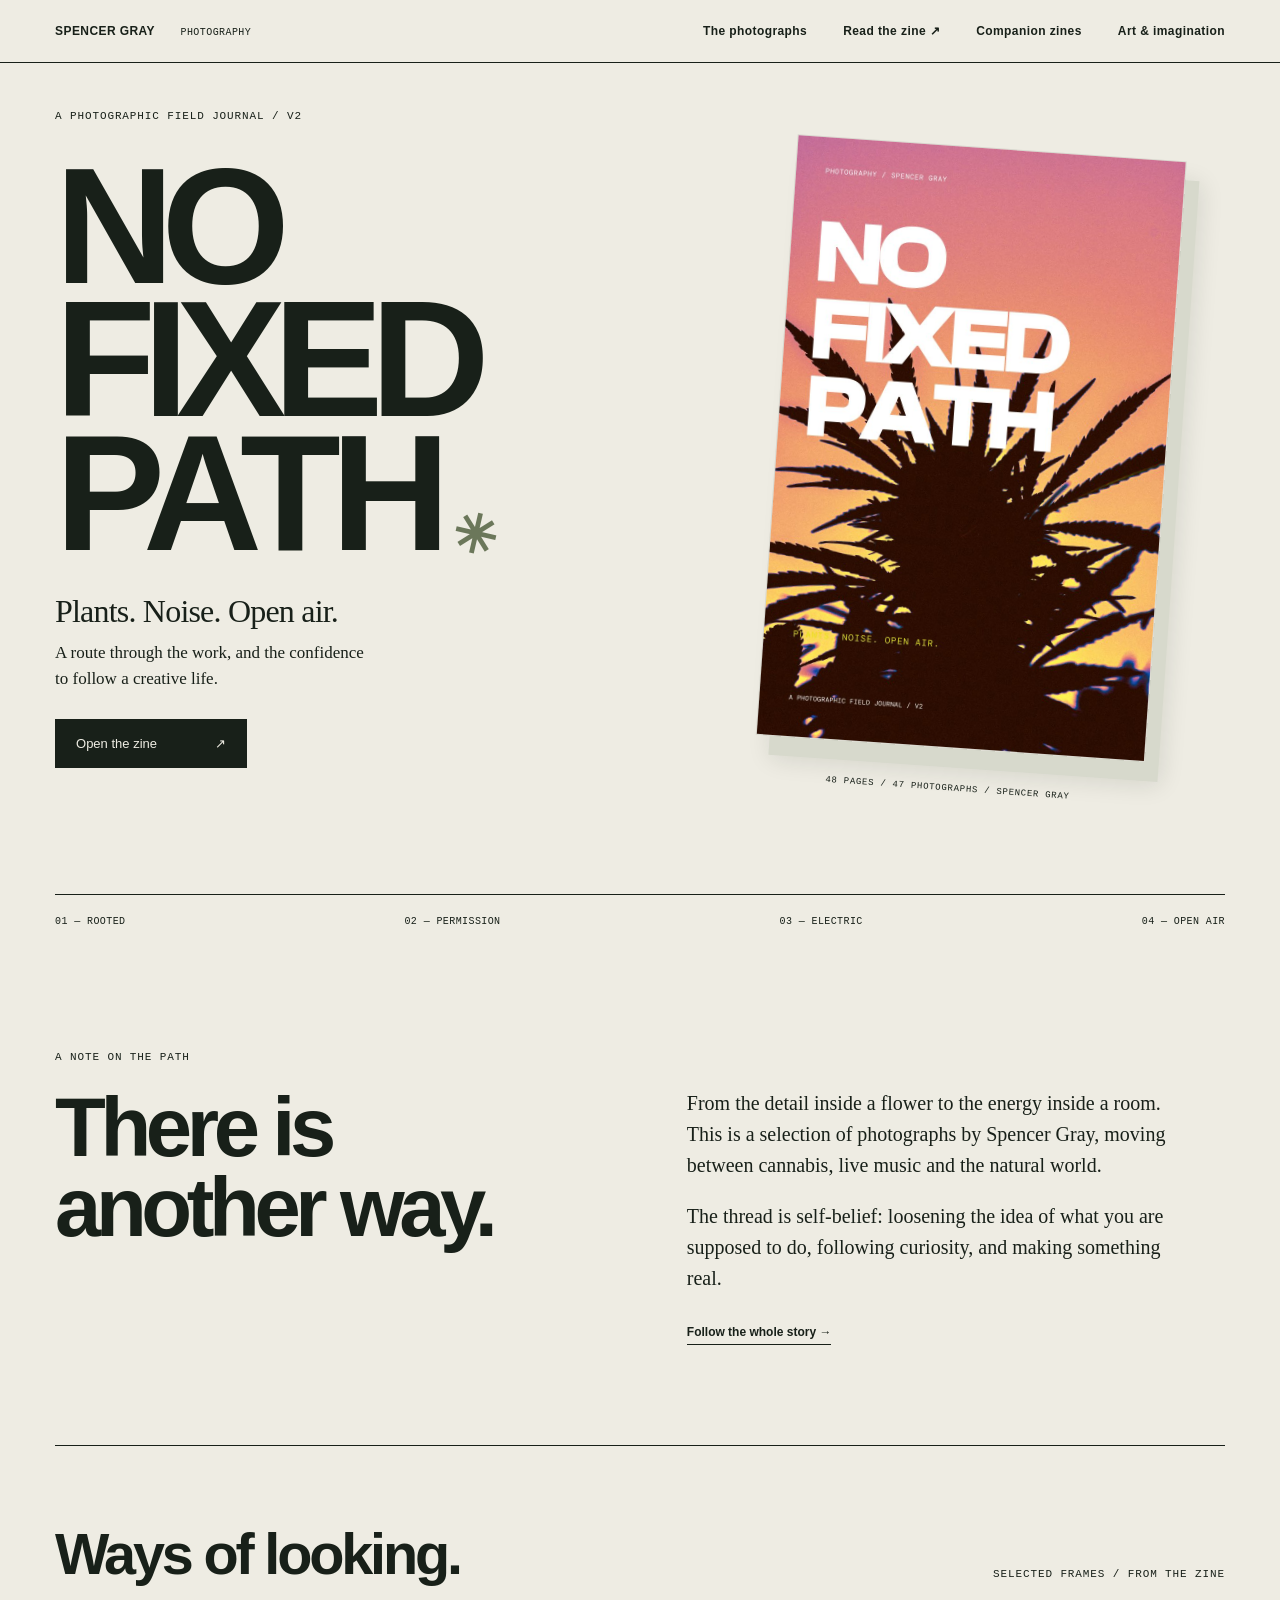
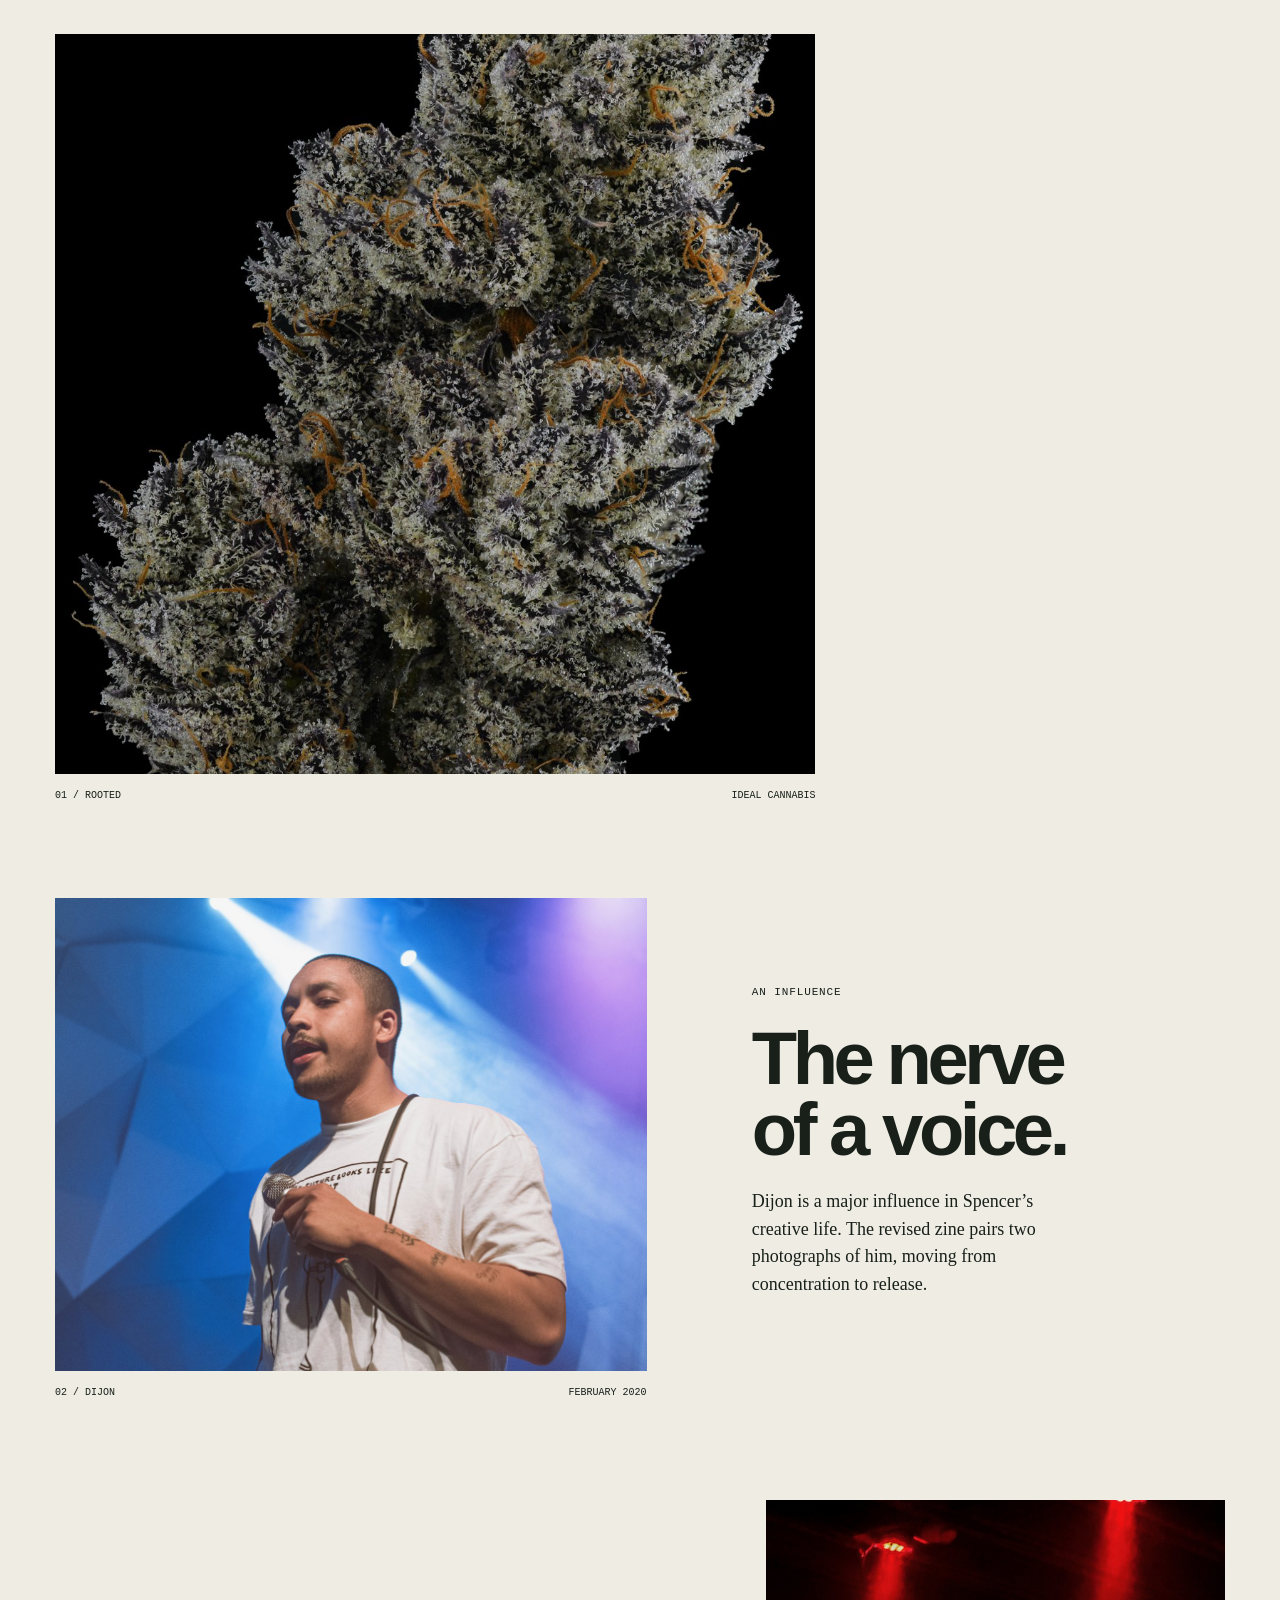
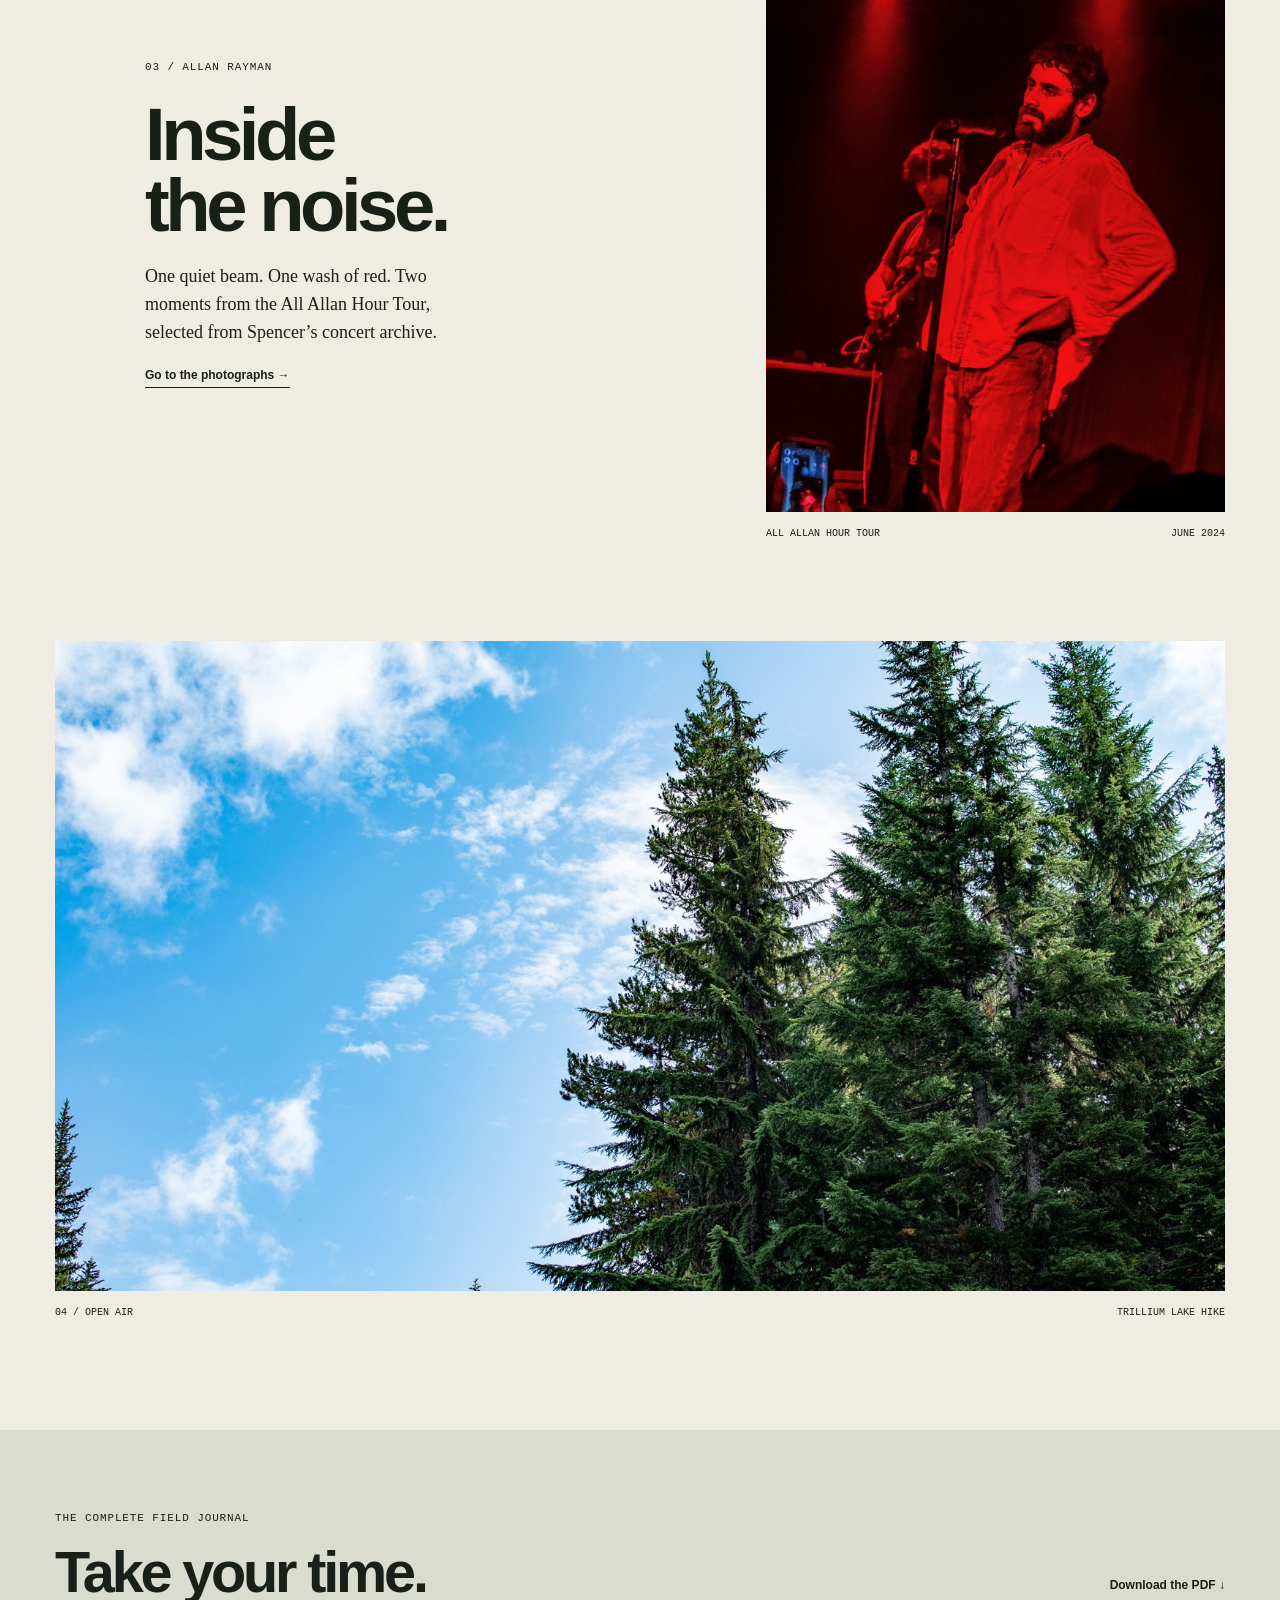
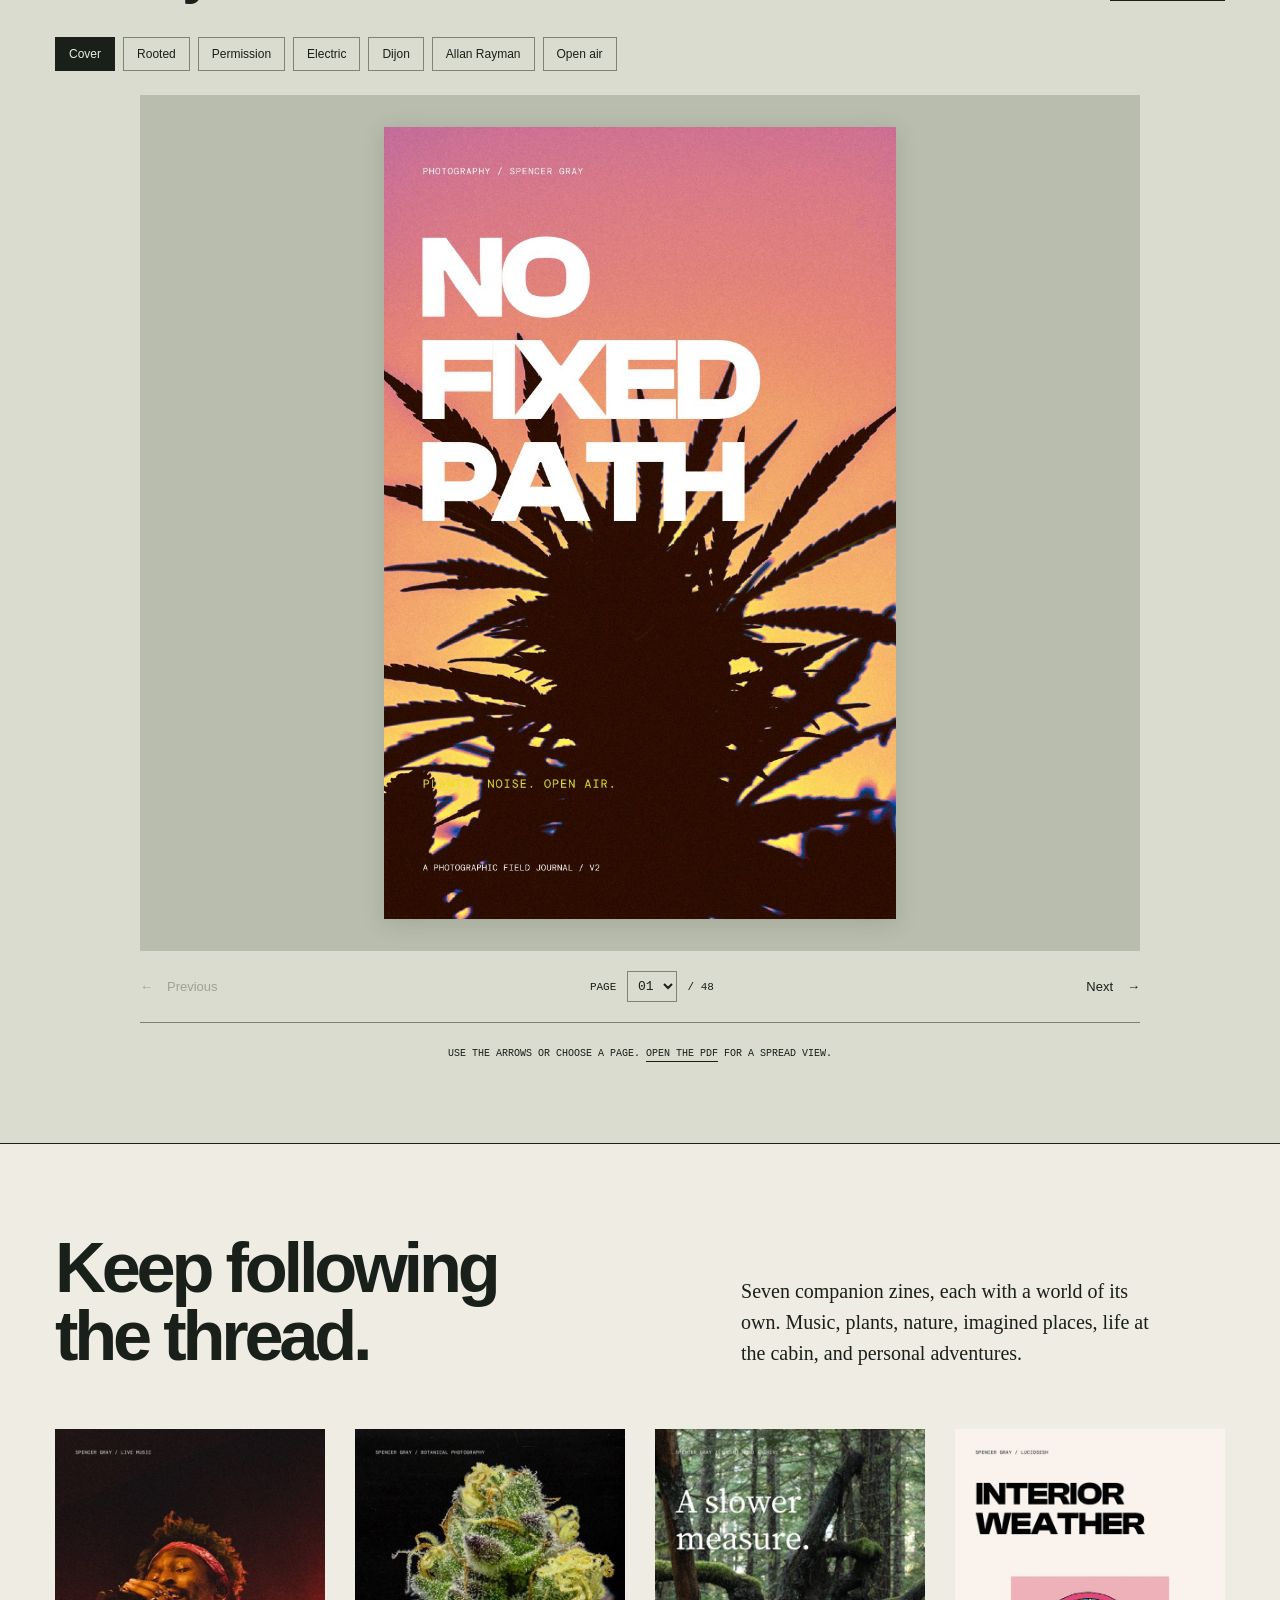
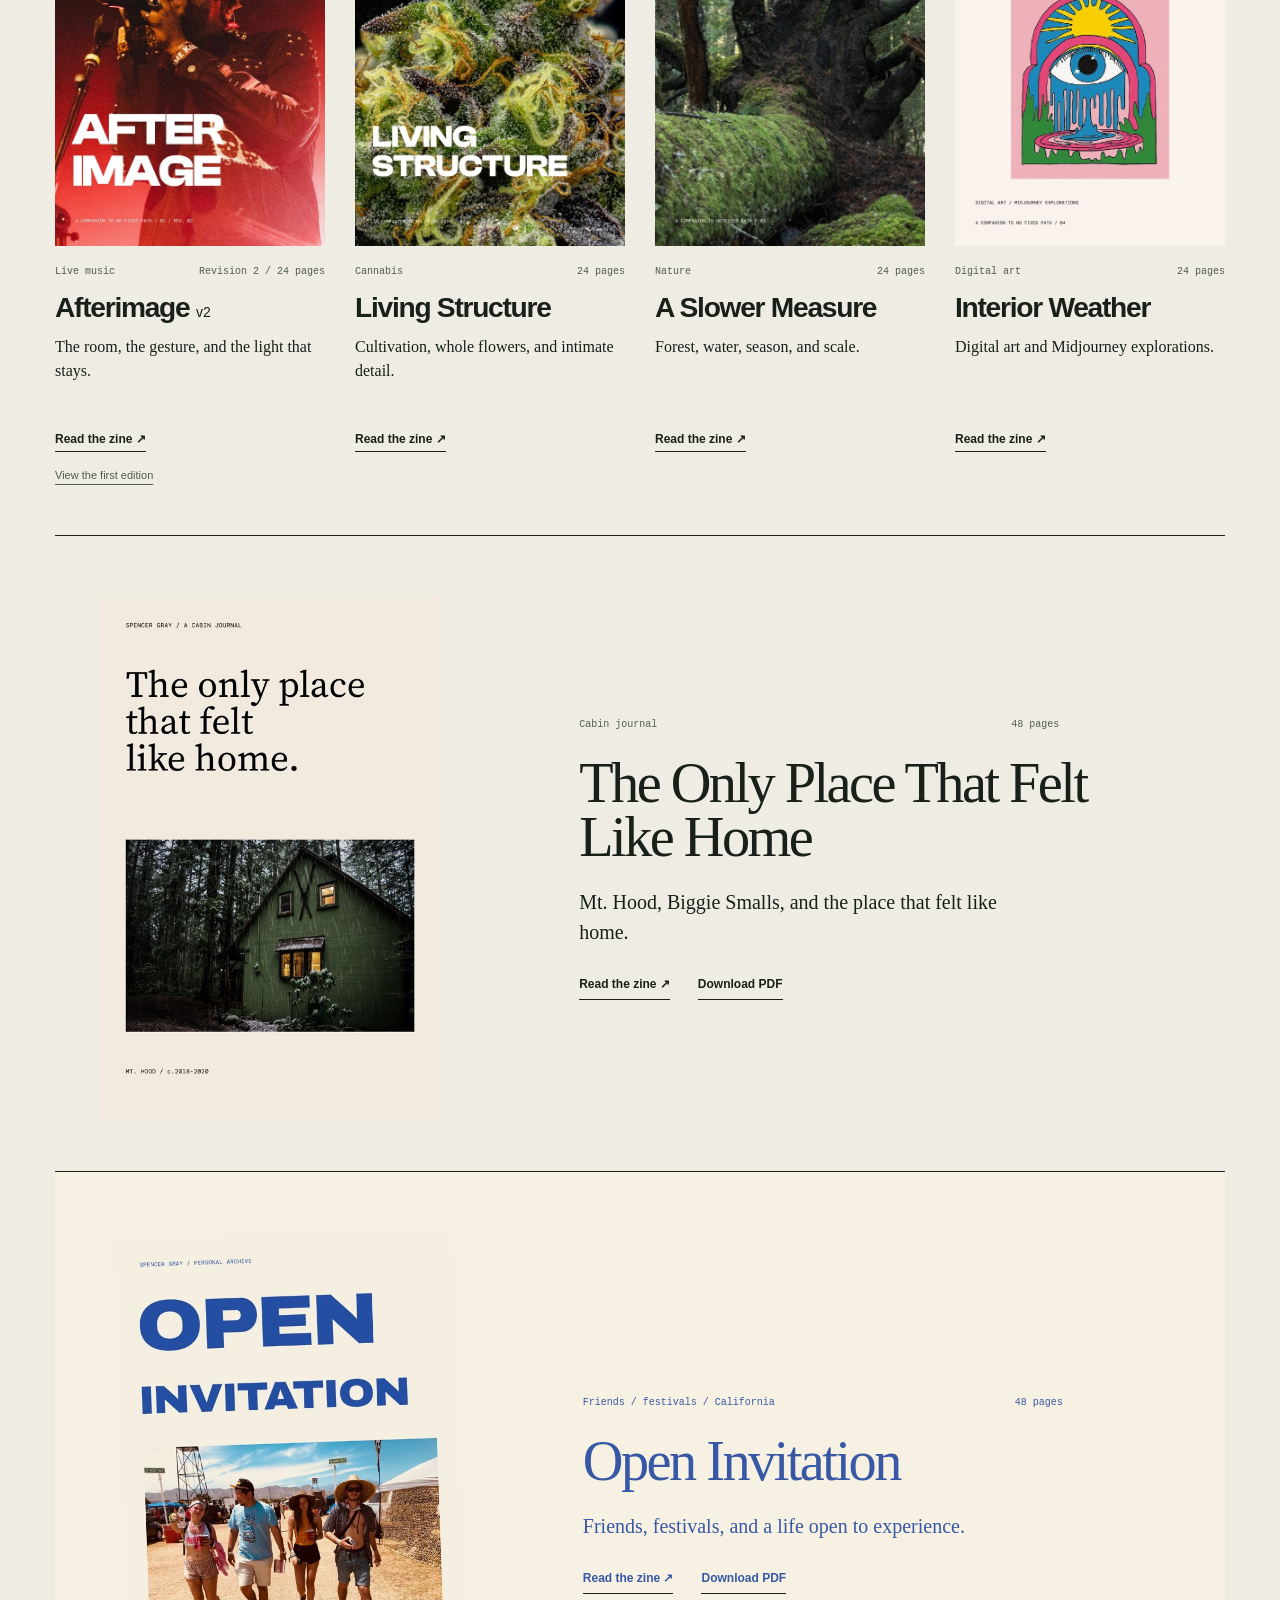
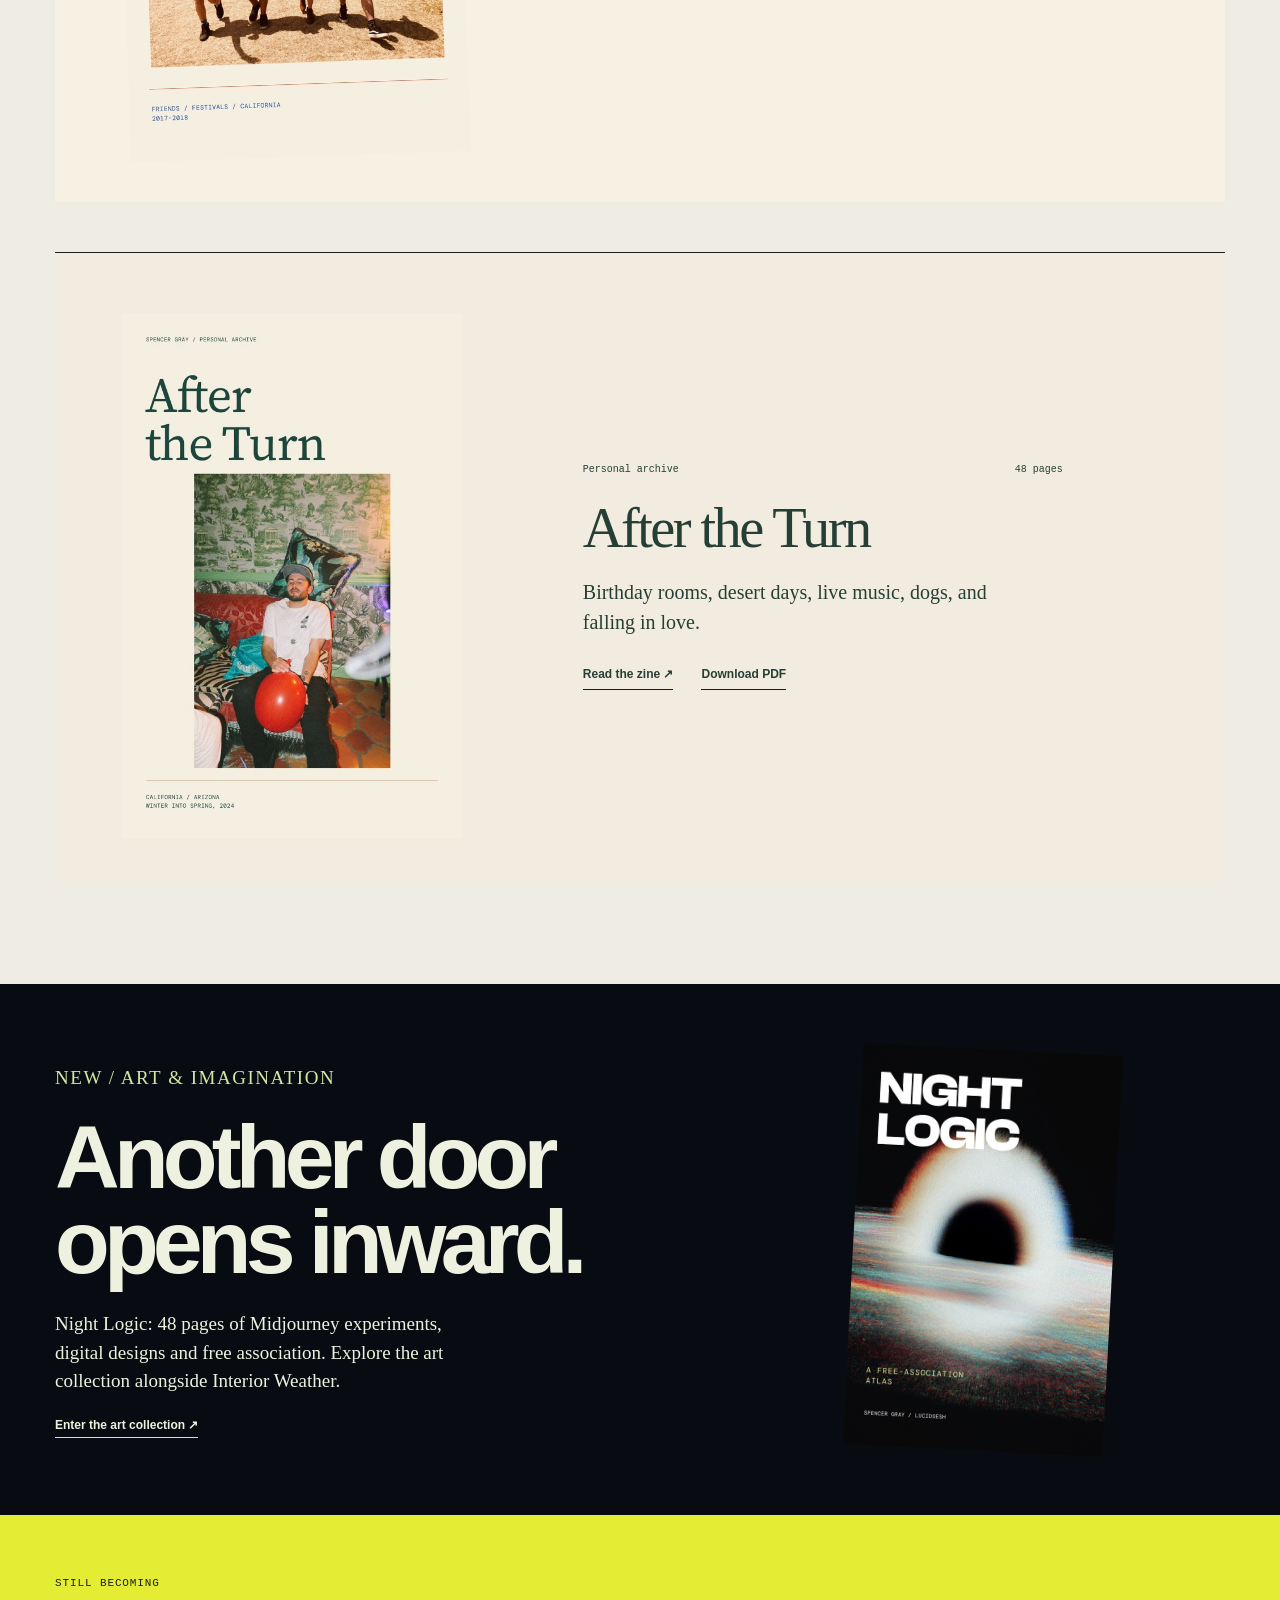
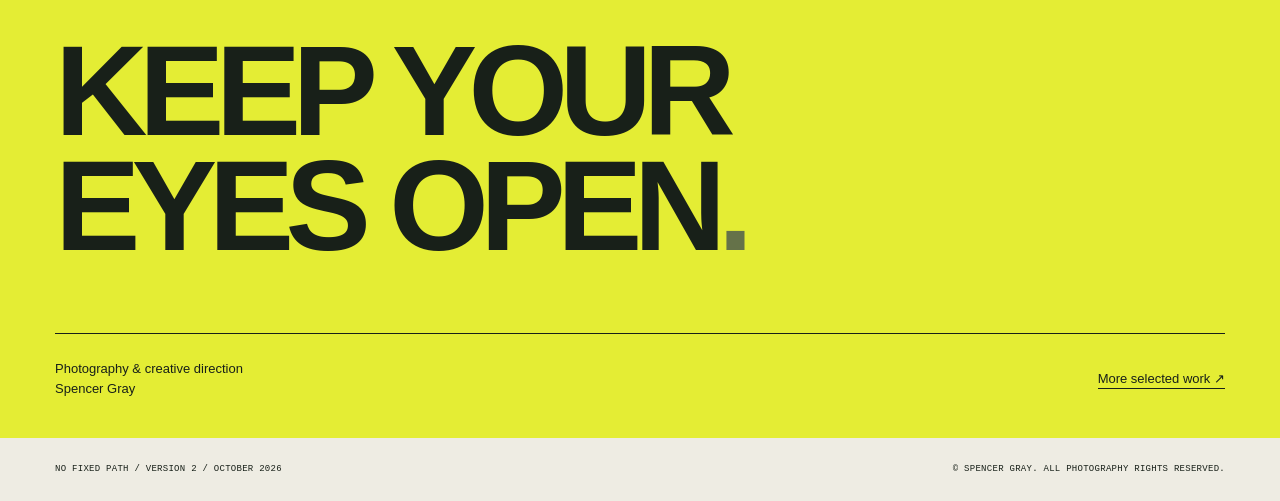
<file: index.html>
<!doctype html>
<html lang="en">
<head>
<meta charset="utf-8"><meta name="viewport" content="width=device-width,initial-scale=1">
<title>No Fixed Path — Photography by Spencer Gray</title>
<meta name="description" content="Cannabis, live music and open air. A photographic field journal by Spencer Gray about self-belief and the freedom to follow a creative path.">
<link rel="canonical" href="https://no-fixed-path.vercel.app/">
<meta property="og:type" content="website"><meta property="og:site_name" content="No Fixed Path"><meta property="og:title" content="No Fixed Path — Spencer Gray"><meta property="og:description" content="Plants. Noise. Open air. 47 photographs, 48 pages, and the confidence to follow a creative path. Featuring Dijon and Allan Rayman."><meta property="og:url" content="https://no-fixed-path.vercel.app/"><meta property="og:image" content="https://no-fixed-path.vercel.app/assets/share.jpg"><meta property="og:image:width" content="1200"><meta property="og:image:height" content="630"><meta property="og:image:alt" content="No Fixed Path by Spencer Gray, with a sungrown cannabis landscape and a live photograph of Dijon."><meta name="twitter:card" content="summary_large_image"><meta name="twitter:title" content="No Fixed Path — Spencer Gray"><meta name="twitter:description" content="Cannabis, live music and open air. A photographic field journal about self-belief and a creative life."><meta name="twitter:image" content="https://no-fixed-path.vercel.app/assets/share.jpg"><meta name="theme-color" content="#e4ed34">
<link rel="icon" href="/assets/favicon.svg" type="image/svg+xml"><link rel="stylesheet" href="/style.css"><script src="/reader.js" defer></script><link rel="stylesheet" href="/companions.css"><link rel="stylesheet" href="/journey-shelf.css"><link rel="stylesheet" href="/california-shelf.css"><link rel="stylesheet" href="/cabin-shelf.css"><link rel="stylesheet" href="/art.css">
</head>
<body>
<a class="skip" href="#main">Skip to content</a>
<header class="masthead"><a href="#" class="identity" aria-label="Spencer Gray, home">SPENCER GRAY <span>PHOTOGRAPHY</span></a><nav aria-label="Primary"><a href="#selected">The photographs</a><a href="#read">Read the zine <span aria-hidden="true">↗</span></a><a href="#companions">Companion zines</a><a href="/art">Art & imagination</a></nav></header>
<main id="main">
<section class="hero" aria-labelledby="title"><div class="hero-copy"><p class="eyebrow">A PHOTOGRAPHIC FIELD JOURNAL / V2</p><h1 id="title">NO<br>FIXED<br><span>PATH</span><span class="asterisk" aria-hidden="true">✳</span></h1><p class="hero-deck">Plants. Noise. Open air.</p><p class="intro">A route through the work, and the confidence to follow a creative life.</p><a class="button" href="#read">Open the zine <span aria-hidden="true">↗</span></a></div><figure class="cover-object"><img src="/assets/pages/page-01.jpg" width="792" height="1224" alt="No Fixed Path zine cover, white lettering over a cannabis garden at dusk" fetchpriority="high"><figcaption>48 PAGES / 47 PHOTOGRAPHS / SPENCER GRAY</figcaption></figure><div class="hero-register"><span>01 — ROOTED</span><span>02 — PERMISSION</span><span>03 — ELECTRIC</span><span>04 — OPEN AIR</span></div></section>
<section class="statement" aria-labelledby="path-title"><p class="eyebrow">A NOTE ON THE PATH</p><h2 id="path-title">There is<br>another way.</h2><div class="statement-copy"><p>From the detail inside a flower to the energy inside a room. This is a selection of photographs by Spencer Gray, moving between cannabis, live music and the natural world.</p><p>The thread is self-belief: loosening the idea of what you are supposed to do, following curiosity, and making something real.</p><a class="text-link" href="#read">Follow the whole story →</a></div></section>
<section class="selected" id="selected" aria-labelledby="selected-title"><div class="section-head"><h2 id="selected-title">Ways of looking.</h2><p class="eyebrow">SELECTED FRAMES / FROM THE ZINE</p></div>
<figure class="frame plant"><img src="/assets/gallery/flower.jpg" width="1000" height="1270" alt="A resin-covered cannabis flower photographed in close detail" loading="lazy"><figcaption><span>01 / ROOTED</span><span>IDEAL CANNABIS</span></figcaption></figure>
<div class="pair music-pair"><figure class="frame"><img src="/assets/gallery/dijon.jpg" width="1000" height="800" alt="Dijon holding a microphone beneath blue and violet stage lights" loading="lazy"><figcaption><span>02 / DIJON</span><span>FEBRUARY 2020</span></figcaption></figure><div class="music-note"><span class="eyebrow">AN INFLUENCE</span><h3>The nerve<br>of a voice.</h3><p>Dijon is a major influence in Spencer’s creative life. The revised zine pairs two photographs of him, moving from concentration to release.</p></div></div>
<div class="pair allan-pair"><div class="music-note"><span class="eyebrow">03 / ALLAN RAYMAN</span><h3>Inside<br>the noise.</h3><p>One quiet beam. One wash of red. Two moments from the All Allan Hour Tour, selected from Spencer’s concert archive.</p><a class="text-link" href="#read" data-open-page="26">Go to the photographs →</a></div><figure class="frame allan"><img src="/assets/gallery/allan-rayman.jpg" width="900" height="1200" alt="Allan Rayman standing at the microphone in saturated red stage light" loading="lazy"><figcaption><span>ALL ALLAN HOUR TOUR</span><span>JUNE 2024</span></figcaption></figure></div>
<figure class="frame nature"><img src="/assets/gallery/canopy.jpg" width="1500" height="1000" alt="Sunlight passing through a green forest canopy on the Trillium Lake hike" loading="lazy"><figcaption><span>04 / OPEN AIR</span><span>TRILLIUM LAKE HIKE</span></figcaption></figure>
</section>
<section class="reader-section" id="read" aria-labelledby="reader-title"><div class="section-head"><div><p class="eyebrow">THE COMPLETE FIELD JOURNAL</p><h2 id="reader-title">Take your time.</h2></div><a class="text-link download" href="/No-Fixed-Path-v2-Reader.pdf" download>Download the PDF ↓</a></div><div class="chapter-nav" aria-label="Jump to chapter"><button type="button" data-page="1">Cover</button><button type="button" data-page="4">Rooted</button><button type="button" data-page="16">Permission</button><button type="button" data-page="20">Electric</button><button type="button" data-page="22">Dijon</button><button type="button" data-page="26">Allan Rayman</button><button type="button" data-page="30">Open air</button></div>
<div class="reader" role="region" aria-label="Zine page viewer" tabindex="0"><div class="page-stage"><img id="page-image" src="/assets/pages/page-01.jpg" width="792" height="1224" alt="No Fixed Path, page 1 — cover" loading="lazy"></div><div class="reader-controls"><button id="previous" type="button" aria-label="Previous page">← <span>Previous</span></button><label class="page-picker">PAGE <select id="page-picker" aria-label="Choose a page"></select> / 48</label><button id="next" type="button" aria-label="Next page"><span>Next</span> →</button></div><p id="page-status" class="sr-only" aria-live="polite">Page 1 of 48</p></div><p class="reader-hint">USE THE ARROWS OR CHOOSE A PAGE. <a href="/No-Fixed-Path-v2-Reader.pdf">OPEN THE PDF</a> FOR A SPREAD VIEW.</p><noscript><p>The full 48-page zine is available in the <a href="/No-Fixed-Path-v2-Reader.pdf">reader PDF</a>.</p></noscript></section>
<section class="companions" id="companions" aria-labelledby="companions-title"><div class="companion-intro"><h2 id="companions-title">Keep following<br>the thread.</h2><p>Seven companion zines, each with a world of its own. Music, plants, nature, imagined places, life at the cabin, and personal adventures.</p></div><div class="companion-shelf"><article class="companion-book"><a class="book-cover" href="/zines/afterimage-v2" aria-label="Read Afterimage v2"><img src="/zines/afterimage-v2/cover.jpg" width="600" height="927" alt="Afterimage cover by Spencer Gray" loading="lazy"></a><div class="book-label"><span>Live music</span><span>Revision 2 / 24 pages</span></div><h3><a href="/zines/afterimage-v2">Afterimage <span>v2</span></a></h3><p>The room, the gesture, and the light that stays.</p><a class="text-link" href="/zines/afterimage-v2">Read the zine <span aria-hidden="true">↗</span></a><a class="edition-archive" href="/zines/afterimage">View the first edition</a></article><article class="companion-book"><a class="book-cover" href="/zines/living-structure" aria-label="Read Living Structure"><img src="/zines/living-structure/cover.jpg" width="600" height="927" alt="Living Structure cover by Spencer Gray" loading="lazy"></a><div class="book-label"><span>Cannabis</span><span>24 pages</span></div><h3><a href="/zines/living-structure">Living Structure</a></h3><p>Cultivation, whole flowers, and intimate detail.</p><a class="text-link" href="/zines/living-structure">Read the zine <span aria-hidden="true">↗</span></a></article><article class="companion-book"><a class="book-cover" href="/zines/a-slower-measure" aria-label="Read A Slower Measure"><img src="/zines/a-slower-measure/cover.jpg" width="600" height="927" alt="A Slower Measure cover by Spencer Gray" loading="lazy"></a><div class="book-label"><span>Nature</span><span>24 pages</span></div><h3><a href="/zines/a-slower-measure">A Slower Measure</a></h3><p>Forest, water, season, and scale.</p><a class="text-link" href="/zines/a-slower-measure">Read the zine <span aria-hidden="true">↗</span></a></article><article class="companion-book"><a class="book-cover" href="/zines/interior-weather" aria-label="Read Interior Weather"><img src="/zines/interior-weather/cover.jpg" width="600" height="927" alt="Interior Weather cover by Spencer Gray" loading="lazy"></a><div class="book-label"><span>Digital art</span><span>24 pages</span></div><h3><a href="/zines/interior-weather">Interior Weather</a></h3><p>Digital art and Midjourney explorations.</p><a class="text-link" href="/zines/interior-weather">Read the zine <span aria-hidden="true">↗</span></a></article><article class="companion-book cabin-book"><a class="book-cover" href="/zines/the-only-place" aria-label="Read The Only Place That Felt Like Home"><img src="/zines/the-only-place/cover.jpg" width="600" height="927" alt="The Only Place That Felt Like Home cover by Spencer Gray" loading="lazy"></a><div class="cabin-book-copy"><div class="book-label"><span>Cabin journal</span><span>48 pages</span></div><h3><a href="/zines/the-only-place">The Only Place That Felt Like Home</a></h3><p>Mt. Hood, Biggie Smalls, and the place that felt like home.</p><div class="cabin-book-actions"><a class="text-link" href="/zines/the-only-place">Read the zine <span aria-hidden="true">↗</span></a><a class="text-link" href="/zines/the-only-place/The-Only-Place-Reader.pdf" download>Download PDF</a></div></div></article><article class="companion-book california-book"><a class="book-cover" href="/zines/open-invitation" aria-label="Read Open Invitation"><img src="/zines/open-invitation/cover.jpg" width="600" height="927" alt="Open Invitation cover by Spencer Gray" loading="lazy"></a><div class="california-book-copy"><div class="book-label"><span>Friends / festivals / California</span><span>48 pages</span></div><h3><a href="/zines/open-invitation">Open Invitation</a></h3><p>Friends, festivals, and a life open to experience.</p><div class="california-book-actions"><a class="text-link" href="/zines/open-invitation">Read the zine <span aria-hidden="true">↗</span></a><a class="text-link" href="/zines/open-invitation/Open-Invitation-Reader.pdf" download>Download PDF</a></div></div></article><article class="companion-book journey-book"><a class="book-cover" href="/zines/after-the-turn" aria-label="Read After the Turn"><img src="/zines/after-the-turn/cover.jpg" width="600" height="927" alt="After the Turn cover by Spencer Gray" loading="lazy"></a><div class="journey-book-copy"><div class="book-label"><span>Personal archive</span><span>48 pages</span></div><h3><a href="/zines/after-the-turn">After the Turn</a></h3><p>Birthday rooms, desert days, live music, dogs, and falling in love.</p><div class="journey-book-actions"><a class="text-link" href="/zines/after-the-turn">Read the zine <span aria-hidden="true">↗</span></a><a class="text-link" href="/zines/after-the-turn/after-the-turn-Reader.pdf" download>Download PDF</a></div></div></article></div></section>
<section class="art-home-teaser" aria-labelledby="art-companion-title"><div><p class="eyebrow">NEW / ART & IMAGINATION</p><h2 id="art-companion-title">Another door<br>opens inward.</h2><p>Night Logic: 48 pages of Midjourney experiments, digital designs and free association. Explore the art collection alongside Interior Weather.</p><a class="text-link" href="/art">Enter the art collection ↗</a></div><a href="/zines/night-logic" aria-label="Read Night Logic"><img src="/zines/night-logic/cover.jpg" width="600" height="927" alt="Night Logic art zine cover" loading="lazy"></a></section>
<section class="closing"><p class="eyebrow">STILL BECOMING</p><h2>KEEP YOUR<br>EYES OPEN<span aria-hidden="true">.</span></h2><div class="closing-bottom"><p>Photography & creative direction<br>Spencer Gray</p><a href="https://www.behance.net/spencergray47" target="_blank" rel="noopener noreferrer">More selected work ↗</a></div></section>
</main><footer><span>NO FIXED PATH / VERSION 2 / OCTOBER 2026</span><span>© SPENCER GRAY. ALL PHOTOGRAPHY RIGHTS RESERVED.</span></footer>
</body></html>
</file>
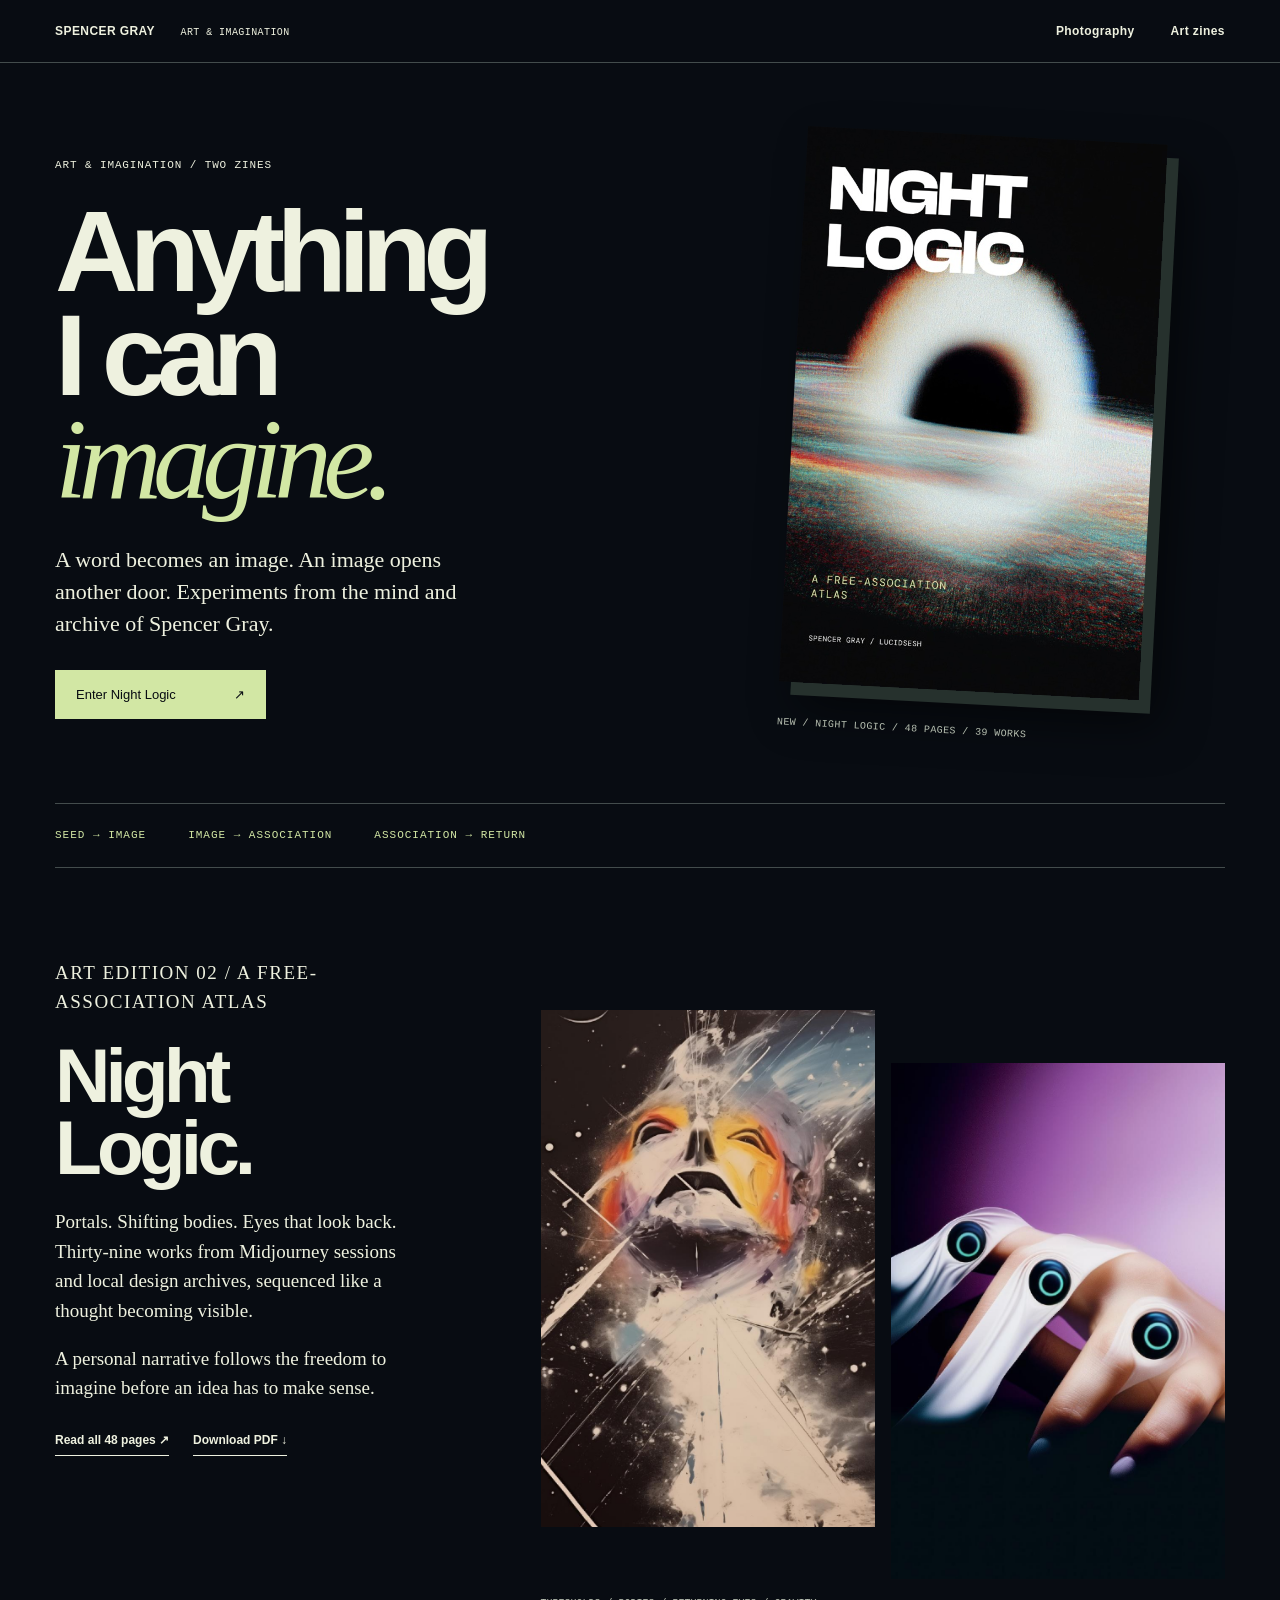
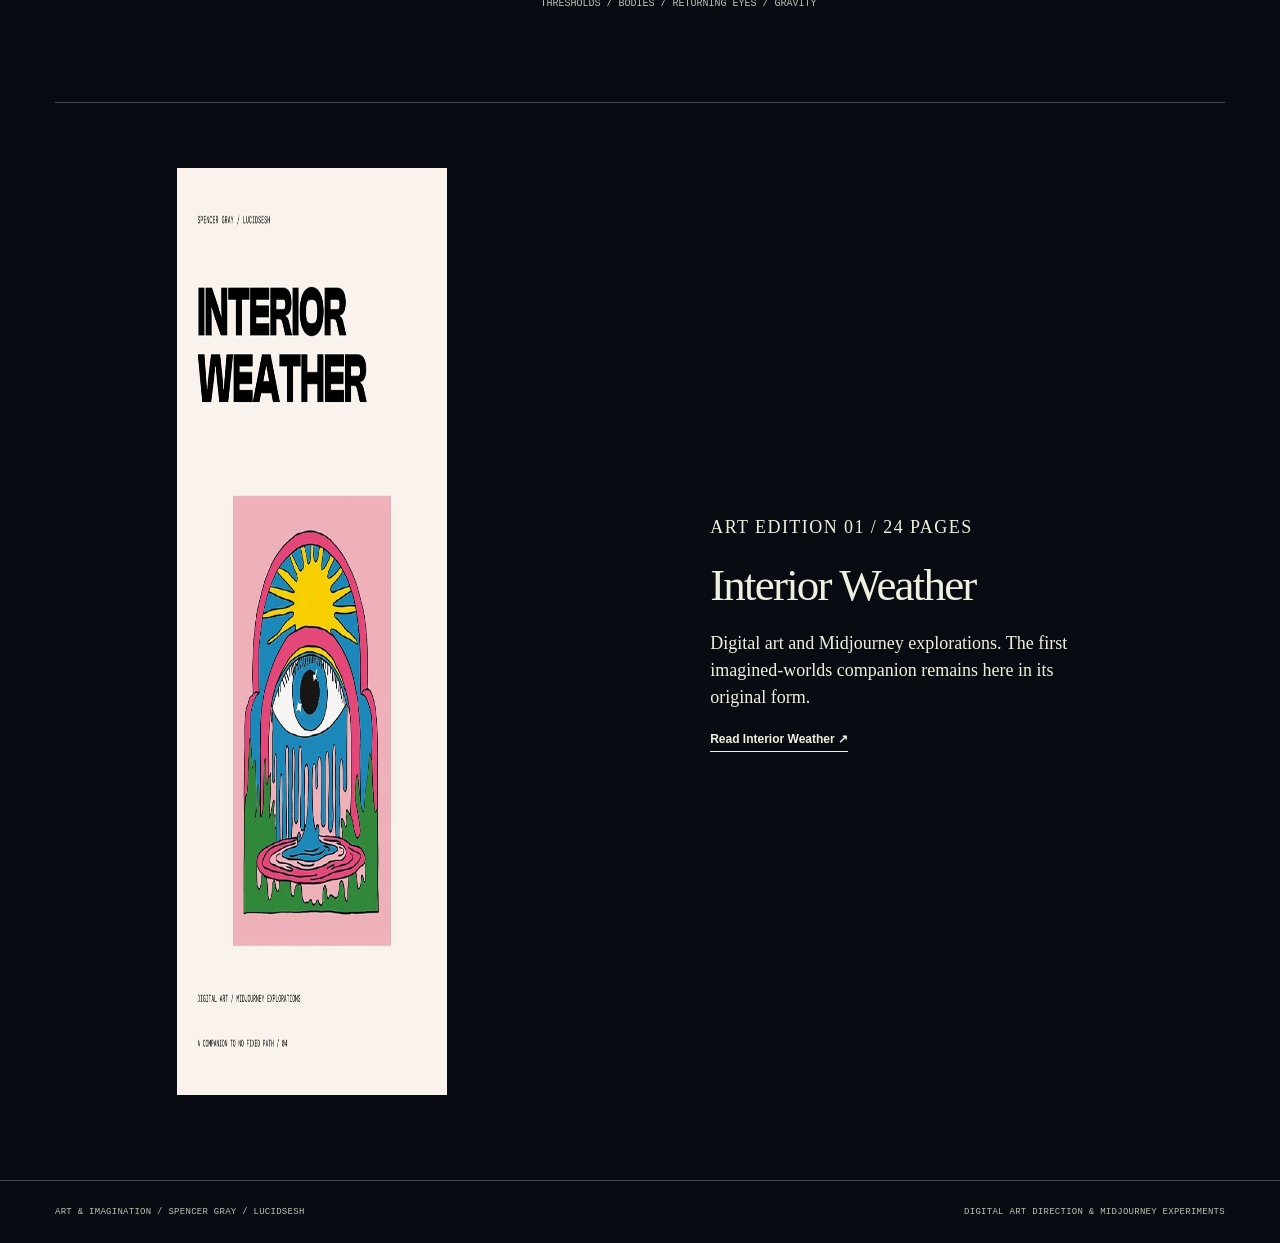
<file: art/index.html>
<!doctype html><html lang="en"><head><meta charset="utf-8"><meta name="viewport" content="width=device-width,initial-scale=1"><title>Art &amp; Imagination — Spencer Gray</title><meta name="description" content="Digital art, Midjourney experiments and free-association zines from the mind and archive of Spencer Gray. Read Night Logic and Interior Weather."><link rel="canonical" href="https://no-fixed-path.vercel.app/art"><meta property="og:type" content="website"><meta property="og:site_name" content="Spencer Gray / No Fixed Path"><meta property="og:title" content="Art &amp; Imagination — Spencer Gray"><meta property="og:description" content="Digital art, Midjourney experiments and free-association zines from the mind and archive of Spencer Gray. Read Night Logic and Interior Weather."><meta property="og:url" content="https://no-fixed-path.vercel.app/art"><meta property="og:image" content="https://no-fixed-path.vercel.app/art/share.jpg"><meta property="og:image:width" content="1200"><meta property="og:image:height" content="630"><meta property="og:image:alt" content="Night Logic, a designed zine cover with a luminous portal over dark water"><meta name="twitter:card" content="summary_large_image"><meta name="twitter:title" content="Art &amp; Imagination — Spencer Gray"><meta name="twitter:description" content="Digital art, Midjourney experiments and free-association zines from the mind and archive of Spencer Gray. Read Night Logic and Interior Weather."><meta name="twitter:image" content="https://no-fixed-path.vercel.app/art/share.jpg"><meta name="theme-color" content="#080c12"><link rel="icon" href="/assets/favicon.svg" type="image/svg+xml"><link rel="stylesheet" href="/style.css"><link rel="stylesheet" href="/companions.css"><link rel="stylesheet" href="/art.css"></head><body class="art-world"><a class="skip" href="#main">Skip to content</a><header class="masthead"><a href="/art" class="identity">SPENCER GRAY <span>ART & IMAGINATION</span></a><nav aria-label="Primary"><a href="/">Photography</a><a href="/art">Art zines</a></nav></header>
<main id="main"><section class="art-hero" aria-labelledby="art-title"><div><p class="eyebrow">ART & IMAGINATION / TWO ZINES</p><h1 id="art-title">Anything<br>I can<br><em>imagine.</em></h1><p class="deck">A word becomes an image. An image opens another door. Experiments from the mind and archive of Spencer Gray.</p><a class="button" href="/zines/night-logic">Enter Night Logic <span aria-hidden="true">↗</span></a></div><figure class="art-cover"><a href="/zines/night-logic" aria-label="Read Night Logic"><img src="/zines/night-logic/cover.jpg" width="600" height="927" alt="Night Logic cover, with large white type above a luminous arch over dark water" fetchpriority="high"></a><figcaption>NEW / NIGHT LOGIC / 48 PAGES / 39 WORKS</figcaption></figure></section>
<div class="art-seedline" aria-hidden="true"><span>SEED → IMAGE</span><span>IMAGE → ASSOCIATION</span><span>ASSOCIATION → RETURN</span></div>
<section class="art-feature" aria-labelledby="night-title"><div><p class="eyebrow">ART EDITION 02 / A FREE-ASSOCIATION ATLAS</p><h2 id="night-title">Night<br>Logic.</h2><p>Portals. Shifting bodies. Eyes that look back. Thirty-nine works from Midjourney sessions and local design archives, sequenced like a thought becoming visible.</p><p>A personal narrative follows the freedom to imagine before an idea has to make sense.</p><div class="art-actions"><a class="text-link" href="/zines/night-logic">Read all 48 pages ↗</a><a class="text-link" href="/zines/night-logic/Night-Logic-Reader.pdf" download>Download PDF ↓</a></div></div><div class="art-strip"><img src="/zines/night-logic/pages/page-19.jpg" width="792" height="1224" alt="A fragmented face dissolving into white light, from Night Logic" loading="lazy"><img src="/zines/night-logic/pages/page-25.jpg" width="792" height="1224" alt="Eyes opening on fingertips, from Night Logic" loading="lazy"><p class="strip-caption">THRESHOLDS / BODIES / RETURNING EYES / GRAVITY</p></div></section>
<section class="art-older" aria-labelledby="weather-title"><img src="/zines/interior-weather/cover.jpg" width="600" height="927" alt="Interior Weather zine cover" loading="lazy"><div><p class="eyebrow">ART EDITION 01 / 24 PAGES</p><h2 id="weather-title">Interior Weather</h2><p>Digital art and Midjourney explorations. The first imagined-worlds companion remains here in its original form.</p><a class="text-link" href="/zines/interior-weather">Read Interior Weather ↗</a></div></section></main><footer><span>ART & IMAGINATION / SPENCER GRAY / LUCIDSESH</span><span>DIGITAL ART DIRECTION & MIDJOURNEY EXPERIMENTS</span></footer></body></html>
</file>
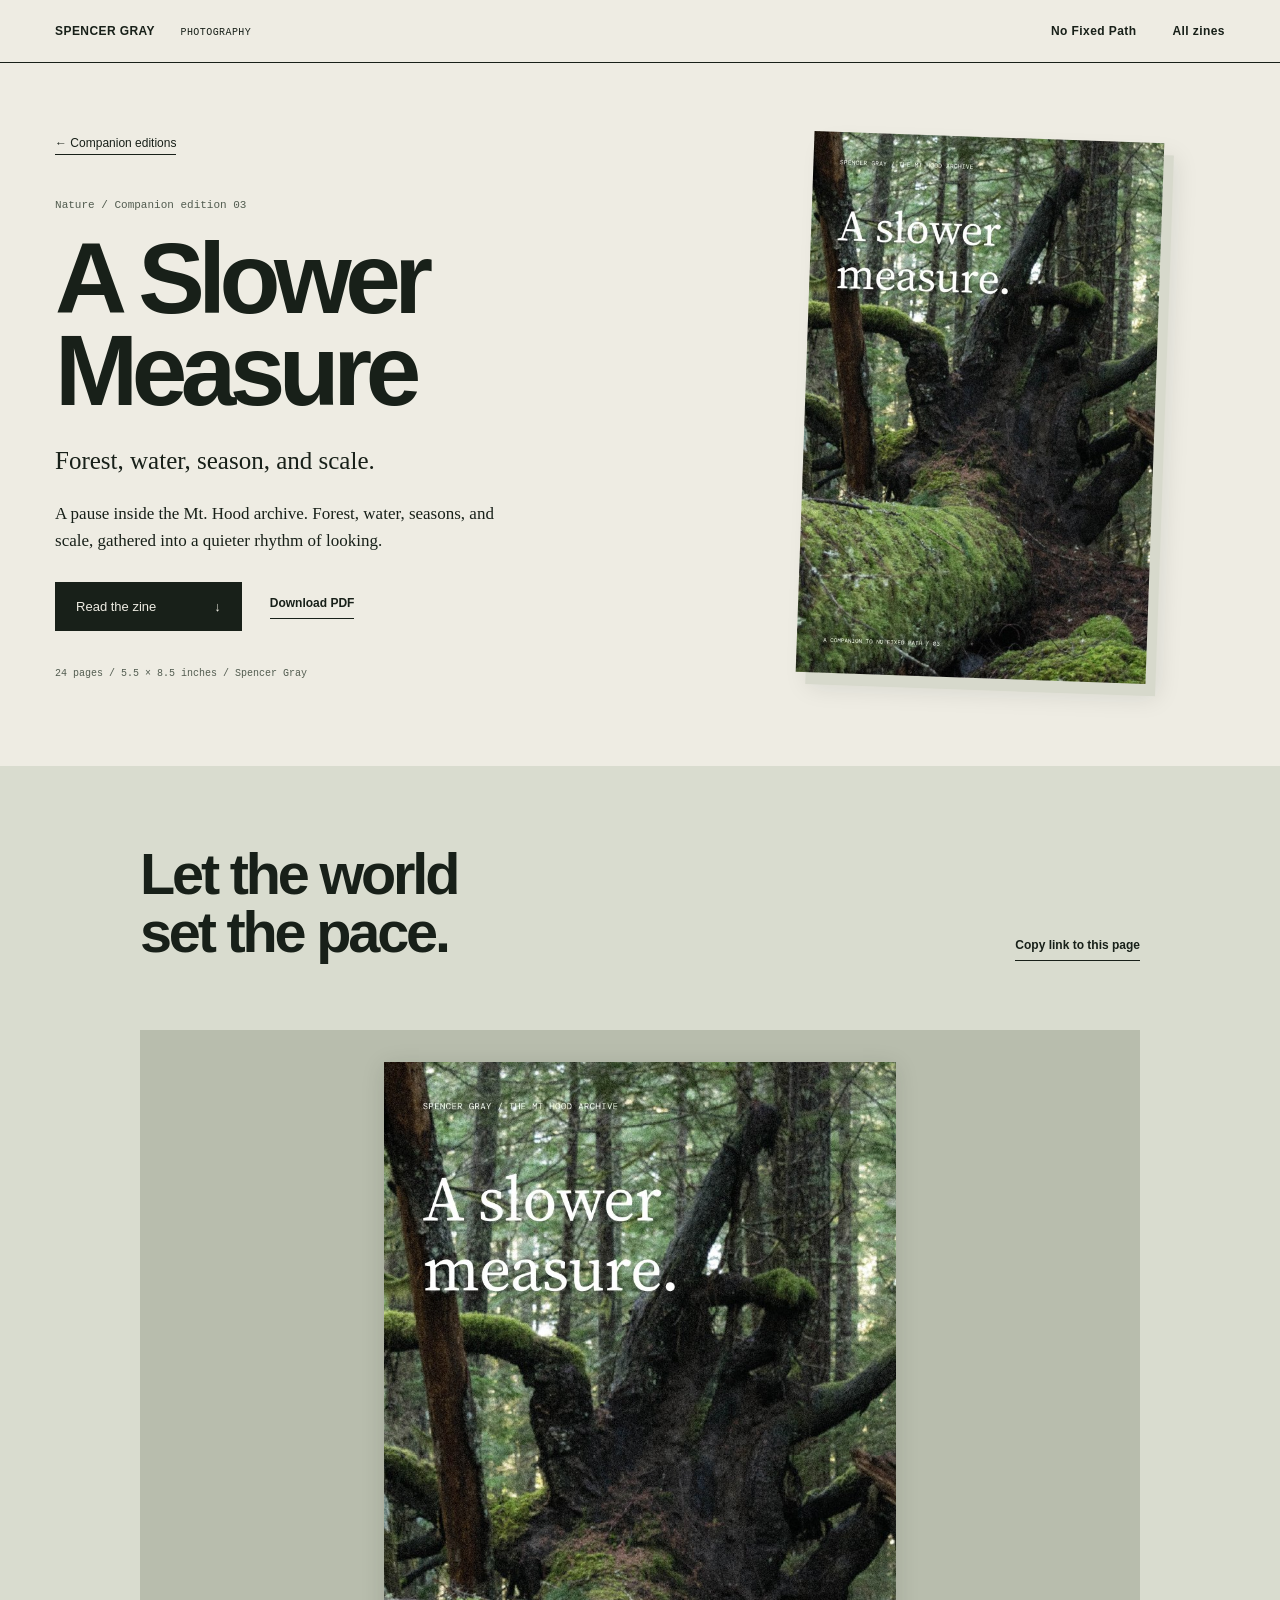
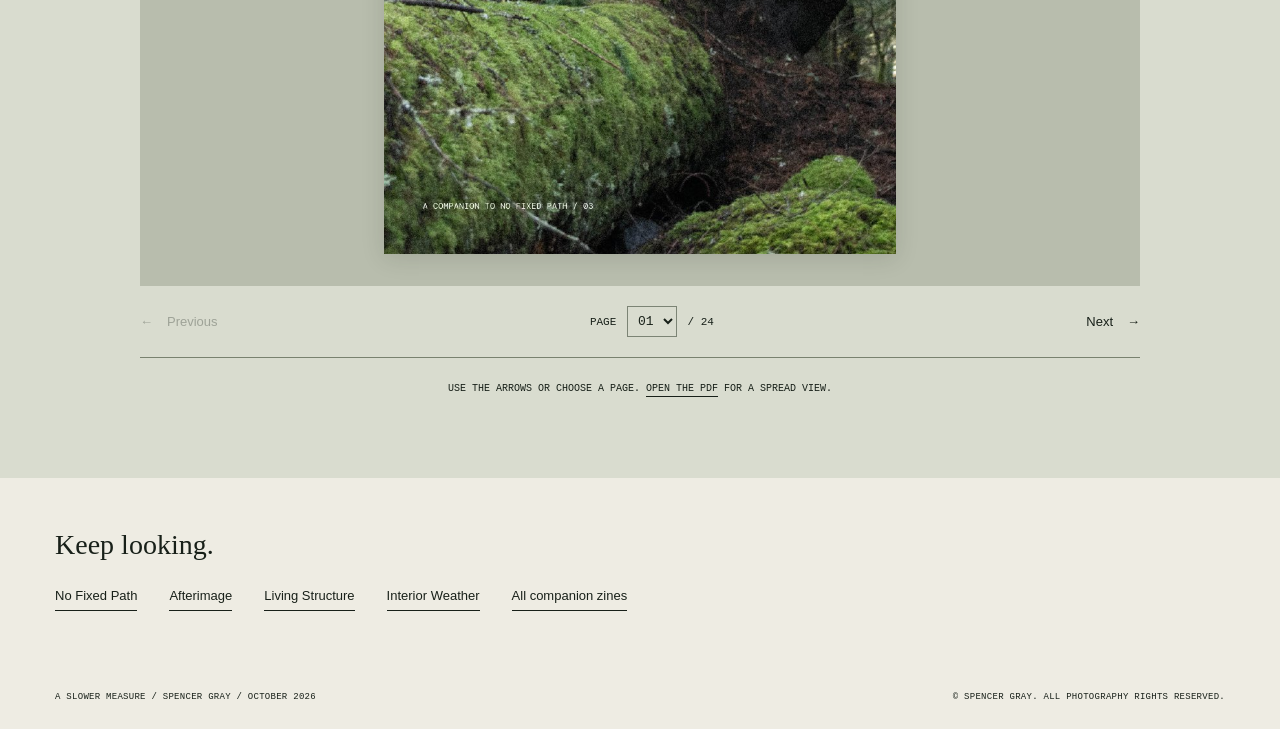
<file: zines/a-slower-measure/index.html>
<!doctype html>
<html lang="en"><head><meta charset="utf-8"><meta name="viewport" content="width=device-width,initial-scale=1"><title>A Slower Measure — Spencer Gray</title><meta name="description" content="A pause inside the Mt. Hood archive. Forest, water, seasons, and scale, gathered into a quieter rhythm of looking."><link rel="canonical" href="https://no-fixed-path.vercel.app/zines/a-slower-measure">
<meta property="og:type" content="website"><meta property="og:site_name" content="No Fixed Path / Spencer Gray"><meta property="og:title" content="A Slower Measure — Spencer Gray"><meta property="og:description" content="A pause inside the Mt. Hood archive. Forest, water, seasons, and scale, gathered into a quieter rhythm of looking."><meta property="og:url" content="https://no-fixed-path.vercel.app/zines/a-slower-measure"><meta property="og:image" content="https://no-fixed-path.vercel.app/zines/a-slower-measure/share.jpg"><meta property="og:image:width" content="1200"><meta property="og:image:height" content="630"><meta property="og:image:alt" content="A Slower Measure by Spencer Gray, with the designed zine cover"><meta name="twitter:card" content="summary_large_image"><meta name="twitter:title" content="A Slower Measure — Spencer Gray"><meta name="twitter:description" content="A pause inside the Mt. Hood archive. Forest, water, seasons, and scale, gathered into a quieter rhythm of looking."><meta name="twitter:image" content="https://no-fixed-path.vercel.app/zines/a-slower-measure/share.jpg"><meta name="theme-color" content="#eeece3"><link rel="icon" href="/assets/favicon.svg" type="image/svg+xml"><link rel="stylesheet" href="/style.css"><link rel="stylesheet" href="/companions.css"><script src="/companion-reader.js" defer></script></head>
<body class="edition-page"><a class="skip" href="#main">Skip to content</a><header class="masthead"><a href="/" class="identity" aria-label="Spencer Gray, home">SPENCER GRAY <span>PHOTOGRAPHY</span></a><nav aria-label="Primary"><a href="/#read">No Fixed Path</a><a href="/#companions">All zines</a></nav></header>
<main id="main"><section class="edition-intro" aria-labelledby="edition-title"><div><a class="edition-back" href="/#companions">← Companion editions</a><p class="edition-category">Nature / Companion edition 03</p><h1 id="edition-title">A Slower Measure</h1><p class="edition-deck">Forest, water, season, and scale.</p><p class="edition-description">A pause inside the Mt. Hood archive. Forest, water, seasons, and scale, gathered into a quieter rhythm of looking.</p><div class="edition-actions"><a class="button" href="#read">Read the zine <span aria-hidden="true">↓</span></a><a class="text-link" href="/zines/a-slower-measure/A-Slower-Measure-Reader.pdf" download>Download PDF</a></div><p class="edition-spec">24 pages / 5.5 × 8.5 inches / Spencer Gray</p></div><figure class="edition-cover"><img src="/zines/a-slower-measure/cover.jpg" width="600" height="927" alt="A Slower Measure cover by Spencer Gray" fetchpriority="high"></figure></section>
<section class="reader-section edition-reader-section" id="read" aria-labelledby="reader-title"><div class="section-head"><h2 id="reader-title">Let the world<br>set the pace.</h2><button class="text-link share-edition" type="button" aria-describedby="share-status">Copy link to this page</button></div><p id="share-status" class="share-status" role="status" aria-live="polite"></p><div class="reader" role="region" aria-label="A Slower Measure page viewer" tabindex="0" data-title="A Slower Measure" data-base="/zines/a-slower-measure" data-count="24"><div class="page-stage"><img id="edition-image" src="/zines/a-slower-measure/pages/page-01.jpg" width="792" height="1224" alt="A Slower Measure, page 1 — cover" loading="lazy"></div><div class="reader-controls"><button id="edition-previous" type="button" aria-label="Previous page" disabled>← <span>Previous</span></button><label class="page-picker">PAGE <select id="edition-picker" aria-label="Choose a page"><option value="1">01</option><option value="2">02</option><option value="3">03</option><option value="4">04</option><option value="5">05</option><option value="6">06</option><option value="7">07</option><option value="8">08</option><option value="9">09</option><option value="10">10</option><option value="11">11</option><option value="12">12</option><option value="13">13</option><option value="14">14</option><option value="15">15</option><option value="16">16</option><option value="17">17</option><option value="18">18</option><option value="19">19</option><option value="20">20</option><option value="21">21</option><option value="22">22</option><option value="23">23</option><option value="24">24</option></select> / 24</label><button id="edition-next" type="button" aria-label="Next page"><span>Next</span> →</button></div><p id="edition-status" class="sr-only" aria-live="polite">Page 1 of 24</p></div><p class="reader-hint">USE THE ARROWS OR CHOOSE A PAGE. <a href="/zines/a-slower-measure/A-Slower-Measure-Reader.pdf">OPEN THE PDF</a> FOR A SPREAD VIEW.</p><noscript><p>The full 24-page zine is available in the <a href="/zines/a-slower-measure/A-Slower-Measure-Reader.pdf">reader PDF</a>.</p></noscript></section>
<nav class="more-editions" aria-label="More zines"><p>Keep looking.</p><div><a href="/#read">No Fixed Path</a><a href="/zines/afterimage-v2">Afterimage</a><a href="/zines/living-structure">Living Structure</a><a href="/zines/interior-weather">Interior Weather</a><a href="/#companions">All companion zines</a></div></nav></main><footer><span>A SLOWER MEASURE / SPENCER GRAY / OCTOBER 2026</span><span>© SPENCER GRAY. ALL PHOTOGRAPHY RIGHTS RESERVED.</span></footer></body></html>
</file>
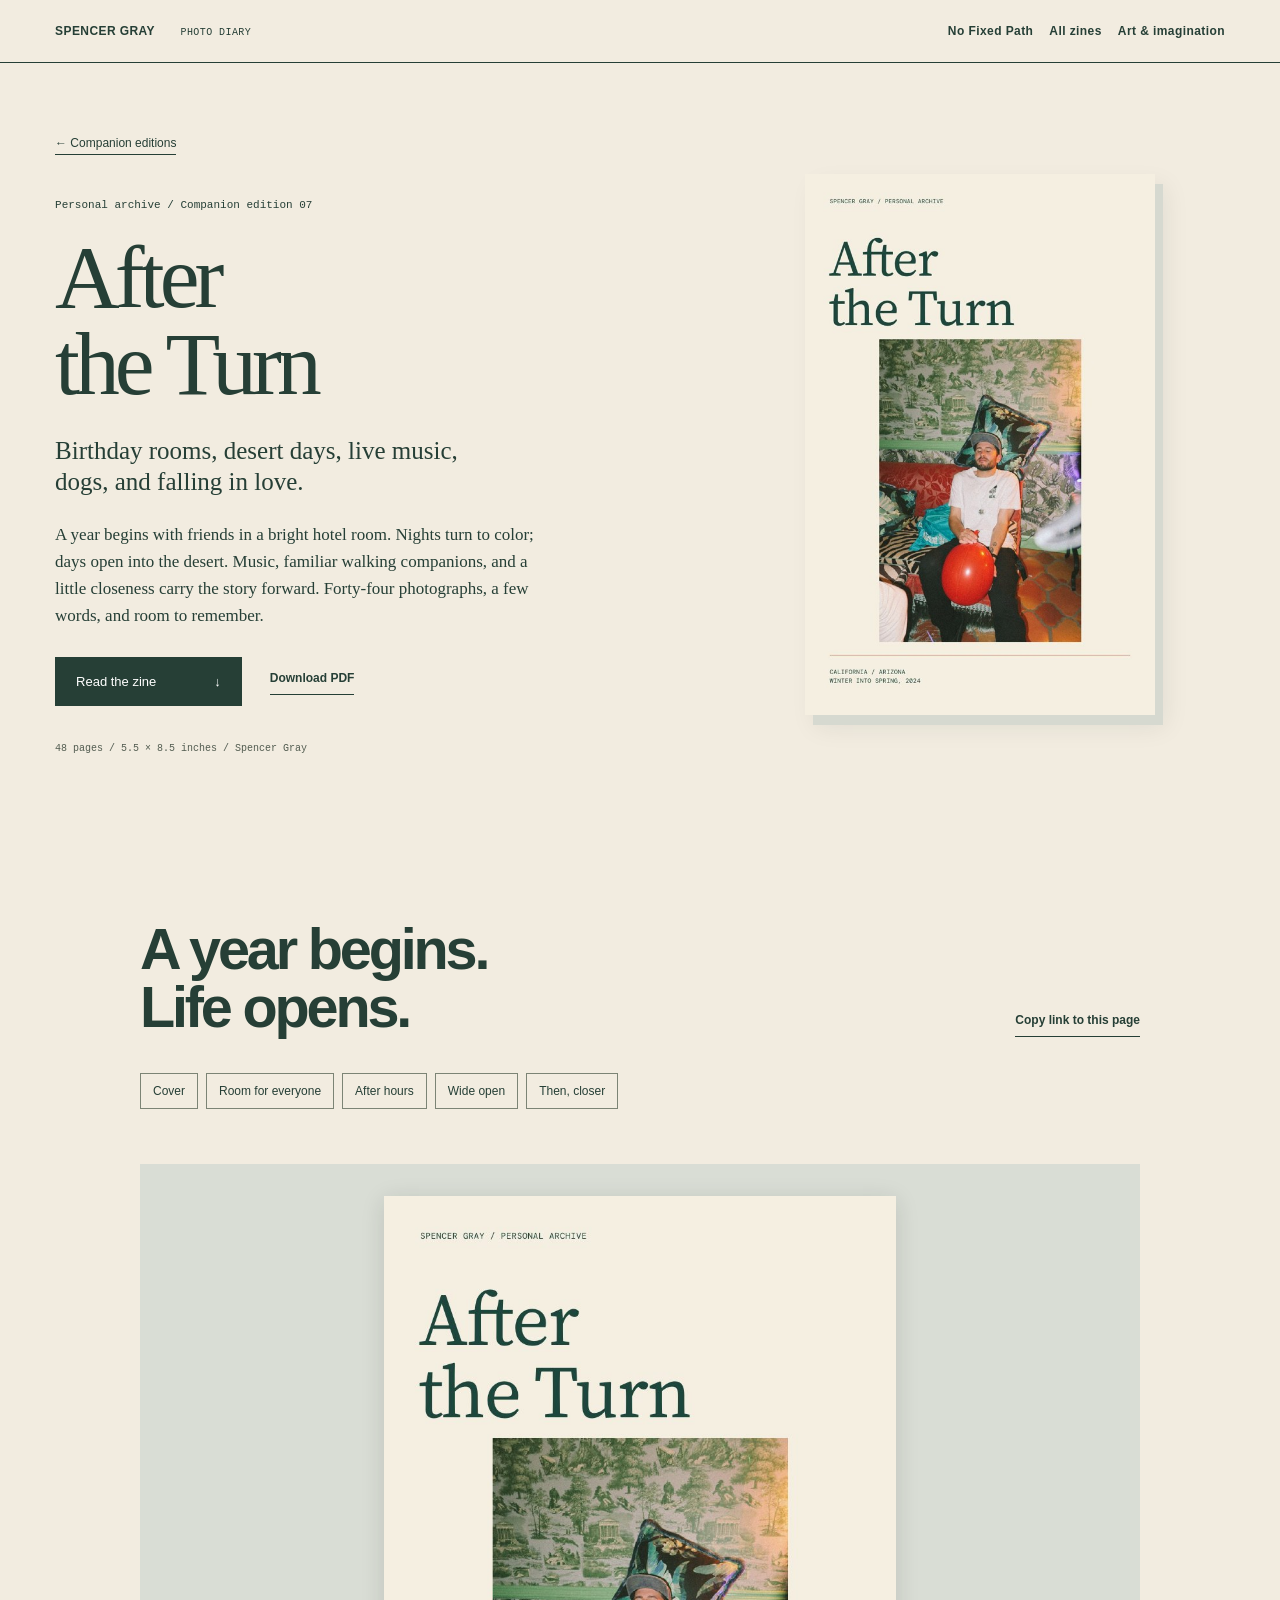
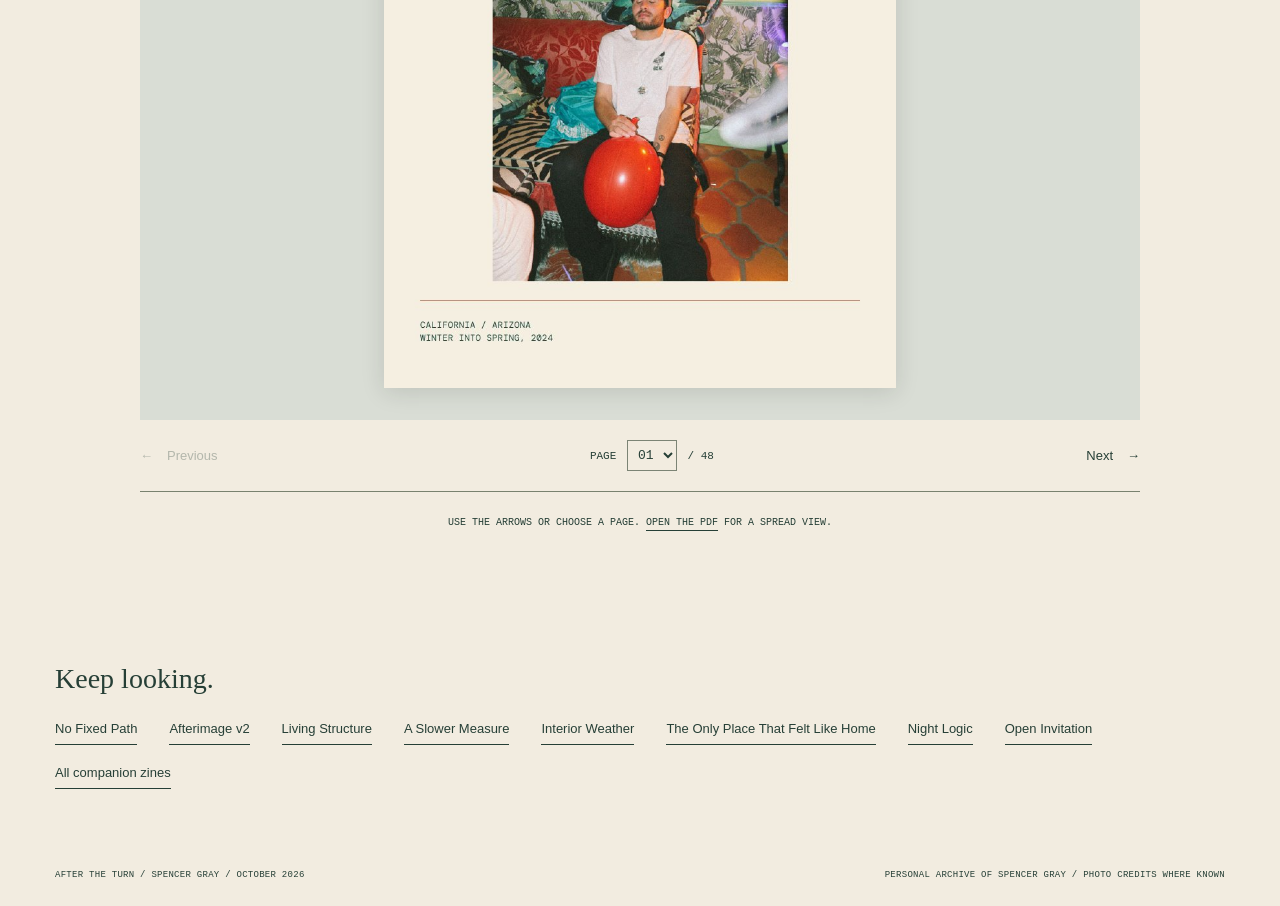
<file: zines/after-the-turn/index.html>
<!doctype html>
<html lang="en"><head><meta charset="utf-8"><meta name="viewport" content="width=device-width,initial-scale=1"><title>After the Turn — Spencer Gray</title><meta name="description" content="A 48-page photo diary from the personal archive of Spencer Gray. California and Arizona, winter into spring 2024: friends, colored light, golf, dogs, and falling in love."><link rel="canonical" href="https://no-fixed-path.vercel.app/zines/after-the-turn"><meta property="og:type" content="website"><meta property="og:site_name" content="No Fixed Path / Spencer Gray"><meta property="og:title" content="After the Turn — Spencer Gray"><meta property="og:description" content="A 48-page photo diary from the personal archive of Spencer Gray. California and Arizona, winter into spring 2024: friends, colored light, golf, dogs, and falling in love."><meta property="og:url" content="https://no-fixed-path.vercel.app/zines/after-the-turn"><meta property="og:image" content="https://no-fixed-path.vercel.app/zines/after-the-turn/share.jpg"><meta property="og:image:width" content="1200"><meta property="og:image:height" content="630"><meta property="og:image:alt" content="After the Turn by Spencer Gray, with the designed zine cover"><meta name="twitter:card" content="summary_large_image"><meta name="twitter:title" content="After the Turn — Spencer Gray"><meta name="twitter:description" content="A 48-page photo diary from the personal archive of Spencer Gray. California and Arizona, winter into spring 2024: friends, colored light, golf, dogs, and falling in love."><meta name="twitter:image" content="https://no-fixed-path.vercel.app/zines/after-the-turn/share.jpg"><meta name="twitter:image:alt" content="After the Turn by Spencer Gray, with the designed zine cover"><meta name="theme-color" content="#f2ece0"><link rel="icon" href="/assets/favicon.svg" type="image/svg+xml"><link rel="stylesheet" href="/style.css"><link rel="stylesheet" href="/companions.css"><link rel="stylesheet" href="/journey-shelf.css"><script src="/companion-reader.js" defer></script></head>
<body class="edition-page journey-edition"><a class="skip" href="#main">Skip to content</a><header class="masthead"><a href="/" class="identity" aria-label="Spencer Gray, home">SPENCER GRAY <span>PHOTO DIARY</span></a><nav aria-label="Primary"><a href="/#read">No Fixed Path</a><a href="/#companions">All zines</a><a href="/art">Art & imagination</a></nav></header>
<main id="main"><section class="edition-intro" aria-labelledby="edition-title"><div><a class="edition-back" href="/#companions">← Companion editions</a><p class="edition-category">Personal archive / Companion edition 07</p><h1 id="edition-title">After<br>the Turn</h1><p class="edition-deck">Birthday rooms, desert days, live music, dogs, and falling in love.</p><p class="edition-description">A year begins with friends in a bright hotel room. Nights turn to color; days open into the desert. Music, familiar walking companions, and a little closeness carry the story forward. Forty-four photographs, a few words, and room to remember.</p><div class="edition-actions"><a class="button" href="#read">Read the zine <span aria-hidden="true">↓</span></a><a class="text-link" href="/zines/after-the-turn/after-the-turn-Reader.pdf" download>Download PDF</a></div><p class="edition-spec">48 pages / 5.5 × 8.5 inches / Spencer Gray</p></div><figure class="edition-cover"><img src="/zines/after-the-turn/cover.jpg" width="600" height="927" alt="After the Turn cover by Spencer Gray" fetchpriority="high"></figure></section>
<section class="reader-section edition-reader-section" id="read" aria-labelledby="reader-title"><div class="section-head"><h2 id="reader-title">A year begins.<br>Life opens.</h2><button class="text-link share-edition" type="button" aria-describedby="share-status">Copy link to this page</button></div><nav class="journey-chapters" aria-label="Jump to chapter"><a href="#page-1">Cover</a><a href="#page-4">Room for everyone</a><a href="#page-20">After hours</a><a href="#page-28">Wide open</a><a href="#page-37">Then, closer</a></nav><p id="share-status" class="share-status" role="status" aria-live="polite"></p><div class="reader" role="region" aria-label="After the Turn page viewer" tabindex="0" data-title="After the Turn" data-base="/zines/after-the-turn" data-count="48"><div class="page-stage"><img id="edition-image" src="/zines/after-the-turn/pages/page-01.jpg" width="792" height="1224" alt="After the Turn, page 1 — cover" loading="lazy"></div><div class="reader-controls"><button id="edition-previous" type="button" aria-label="Previous page" disabled>← <span>Previous</span></button><label class="page-picker">PAGE <select id="edition-picker" aria-label="Choose a page"><option value="1">01</option><option value="2">02</option><option value="3">03</option><option value="4">04</option><option value="5">05</option><option value="6">06</option><option value="7">07</option><option value="8">08</option><option value="9">09</option><option value="10">10</option><option value="11">11</option><option value="12">12</option><option value="13">13</option><option value="14">14</option><option value="15">15</option><option value="16">16</option><option value="17">17</option><option value="18">18</option><option value="19">19</option><option value="20">20</option><option value="21">21</option><option value="22">22</option><option value="23">23</option><option value="24">24</option><option value="25">25</option><option value="26">26</option><option value="27">27</option><option value="28">28</option><option value="29">29</option><option value="30">30</option><option value="31">31</option><option value="32">32</option><option value="33">33</option><option value="34">34</option><option value="35">35</option><option value="36">36</option><option value="37">37</option><option value="38">38</option><option value="39">39</option><option value="40">40</option><option value="41">41</option><option value="42">42</option><option value="43">43</option><option value="44">44</option><option value="45">45</option><option value="46">46</option><option value="47">47</option><option value="48">48</option></select> / 48</label><button id="edition-next" type="button" aria-label="Next page"><span>Next</span> →</button></div><p id="edition-status" class="sr-only" aria-live="polite">Page 1 of 48</p></div><p class="reader-hint">USE THE ARROWS OR CHOOSE A PAGE. <a href="/zines/after-the-turn/after-the-turn-Reader.pdf">OPEN THE PDF</a> FOR A SPREAD VIEW.</p><noscript><p>The full 48-page zine is available in the <a href="/zines/after-the-turn/after-the-turn-Reader.pdf">reader PDF</a>.</p></noscript></section>
<nav class="more-editions" aria-label="More zines"><p>Keep looking.</p><div><a href="/#read">No Fixed Path</a><a href="/zines/afterimage-v2">Afterimage v2</a><a href="/zines/living-structure">Living Structure</a><a href="/zines/a-slower-measure">A Slower Measure</a><a href="/zines/interior-weather">Interior Weather</a><a href="/zines/the-only-place">The Only Place That Felt Like Home</a><a href="/zines/night-logic">Night Logic</a><a href="/zines/open-invitation">Open Invitation</a><a href="/#companions">All companion zines</a></div></nav></main><footer><span>AFTER THE TURN / SPENCER GRAY / OCTOBER 2026</span><span>PERSONAL ARCHIVE OF SPENCER GRAY / PHOTO CREDITS WHERE KNOWN</span></footer></body></html>
</file>
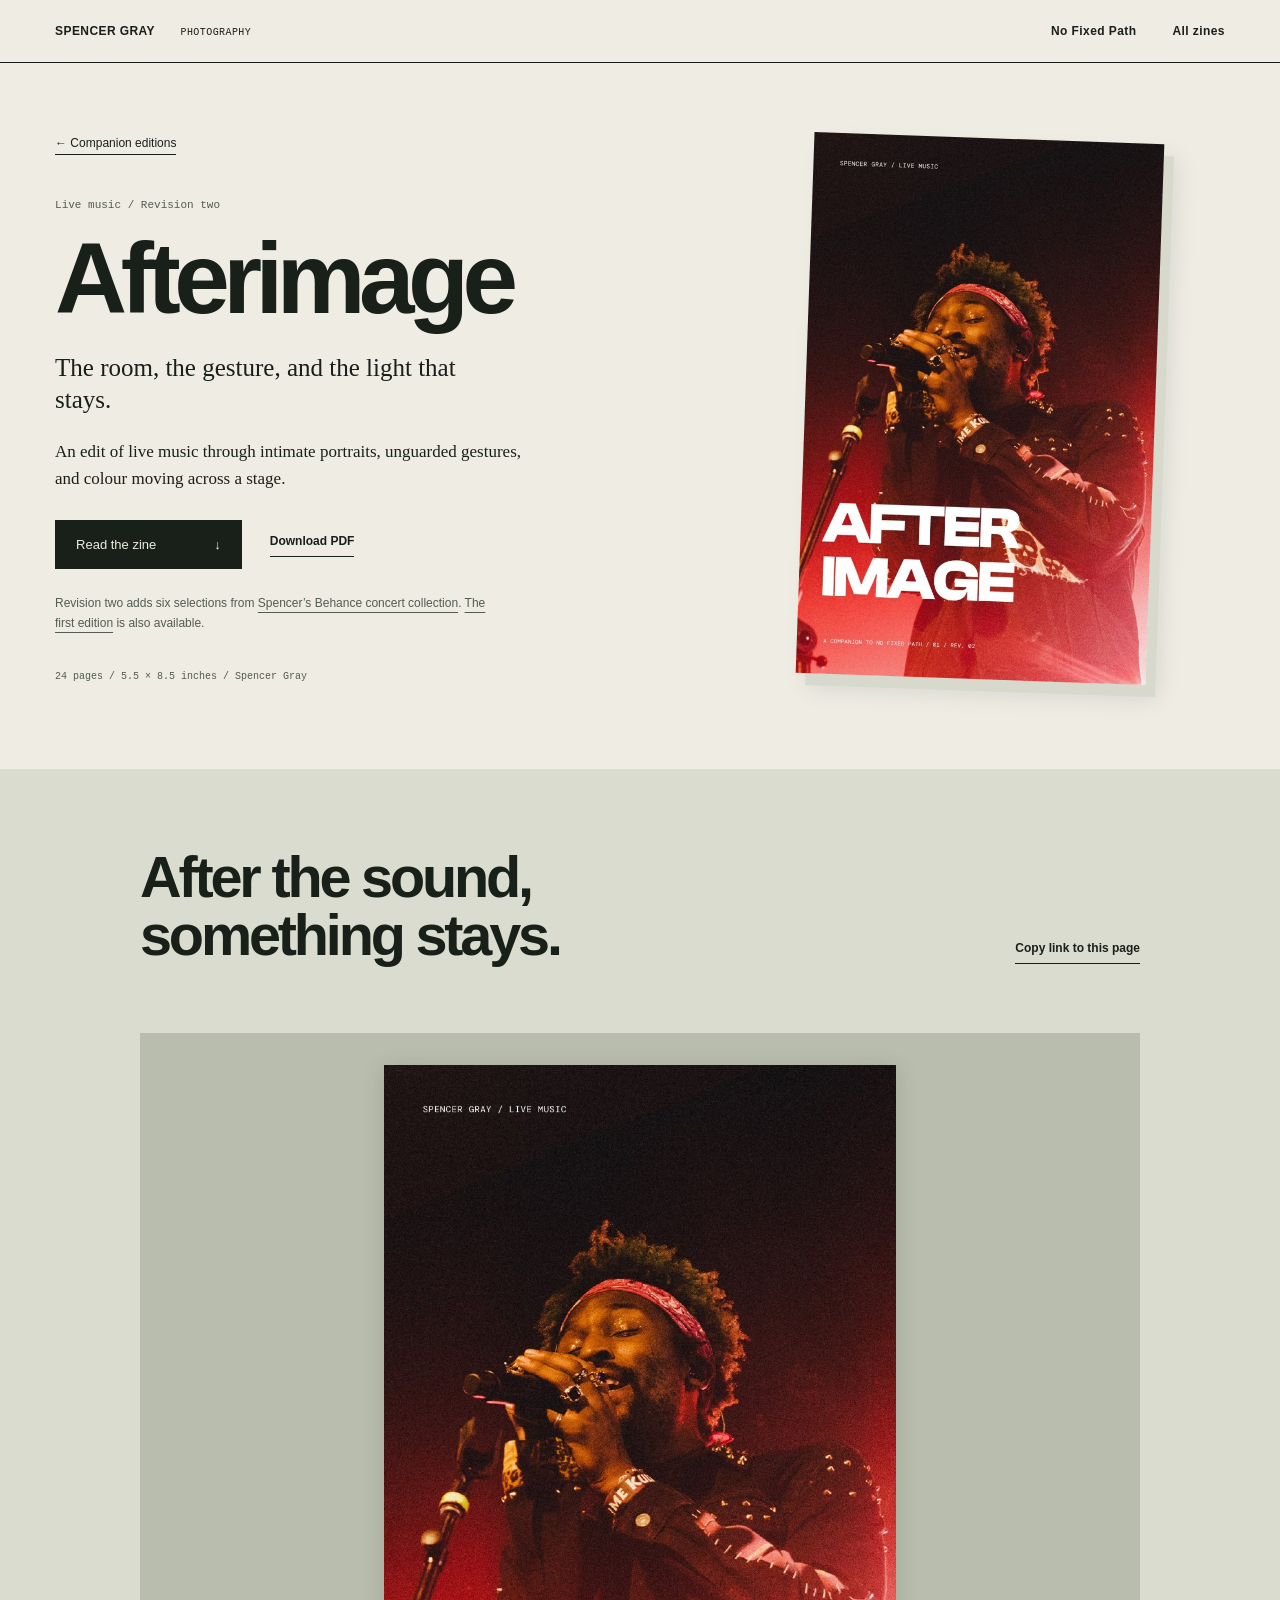
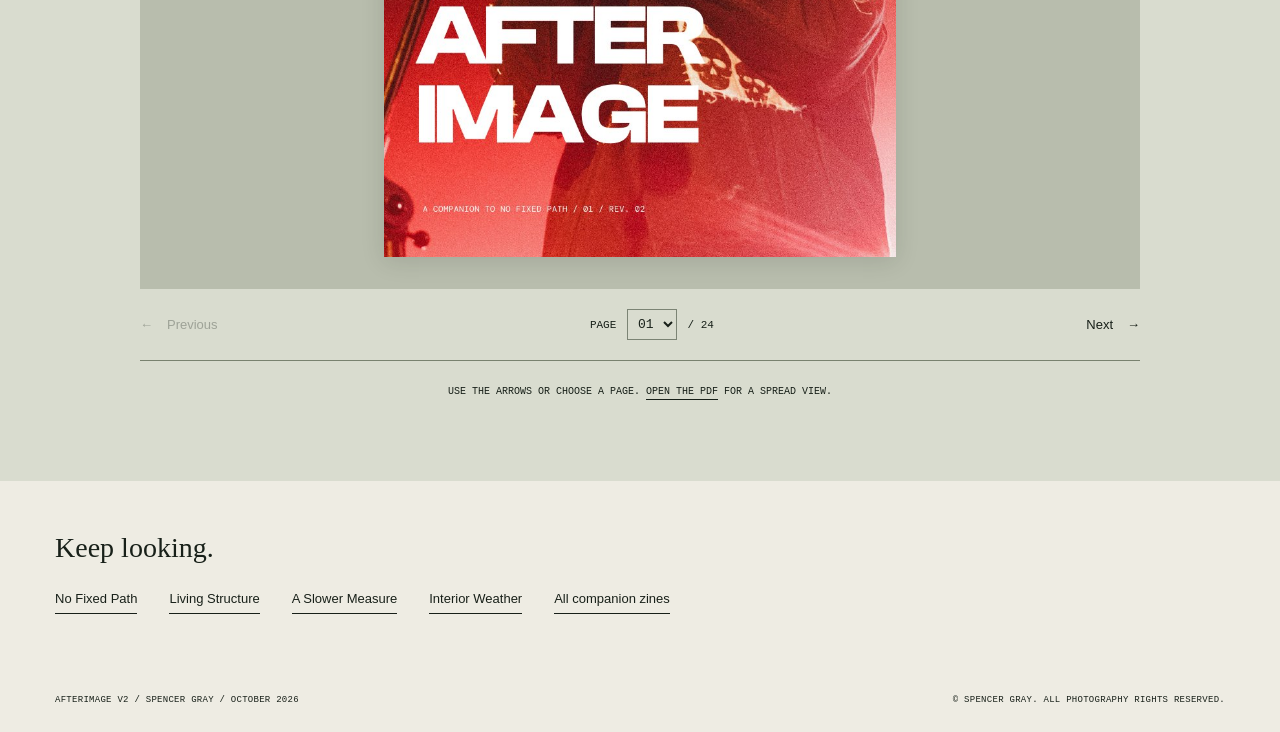
<file: zines/afterimage-v2/index.html>
<!doctype html>
<html lang="en"><head><meta charset="utf-8"><meta name="viewport" content="width=device-width,initial-scale=1"><title>Afterimage v2 — Spencer Gray</title><meta name="description" content="The room, the gesture, and the light that stays. The concert edition, with six photographs from the Behance collection woven into revision two."><link rel="canonical" href="https://no-fixed-path.vercel.app/zines/afterimage-v2">
<meta property="og:type" content="website"><meta property="og:site_name" content="No Fixed Path / Spencer Gray"><meta property="og:title" content="Afterimage v2 — Spencer Gray"><meta property="og:description" content="The room, the gesture, and the light that stays. The concert edition, with six photographs from the Behance collection woven into revision two."><meta property="og:url" content="https://no-fixed-path.vercel.app/zines/afterimage-v2"><meta property="og:image" content="https://no-fixed-path.vercel.app/zines/afterimage-v2/share.jpg"><meta property="og:image:width" content="1200"><meta property="og:image:height" content="630"><meta property="og:image:alt" content="Afterimage v2 by Spencer Gray, with the designed zine cover"><meta name="twitter:card" content="summary_large_image"><meta name="twitter:title" content="Afterimage v2 — Spencer Gray"><meta name="twitter:description" content="The room, the gesture, and the light that stays. The concert edition, with six photographs from the Behance collection woven into revision two."><meta name="twitter:image" content="https://no-fixed-path.vercel.app/zines/afterimage-v2/share.jpg"><meta name="theme-color" content="#eeece3"><link rel="icon" href="/assets/favicon.svg" type="image/svg+xml"><link rel="stylesheet" href="/style.css"><link rel="stylesheet" href="/companions.css"><script src="/companion-reader.js" defer></script></head>
<body class="edition-page"><a class="skip" href="#main">Skip to content</a><header class="masthead"><a href="/" class="identity" aria-label="Spencer Gray, home">SPENCER GRAY <span>PHOTOGRAPHY</span></a><nav aria-label="Primary"><a href="/#read">No Fixed Path</a><a href="/#companions">All zines</a></nav></header>
<main id="main"><section class="edition-intro" aria-labelledby="edition-title"><div><a class="edition-back" href="/#companions">← Companion editions</a><p class="edition-category">Live music / Revision two</p><h1 id="edition-title">Afterimage</h1><p class="edition-deck">The room, the gesture, and the light that stays.</p><p class="edition-description">An edit of live music through intimate portraits, unguarded gestures, and colour moving across a stage.</p><div class="edition-actions"><a class="button" href="#read">Read the zine <span aria-hidden="true">↓</span></a><a class="text-link" href="/zines/afterimage-v2/Afterimage-v2-Reader.pdf" download>Download PDF</a></div><p class="edition-version">Revision two adds six selections from <a href="https://www.behance.net/gallery/223708021/Collection-of-Concert-Photography" target="_blank" rel="noopener noreferrer">Spencer’s Behance concert collection</a>. <a href="/zines/afterimage">The first edition</a> is also available.</p><p class="edition-spec">24 pages / 5.5 × 8.5 inches / Spencer Gray</p></div><figure class="edition-cover"><img src="/zines/afterimage-v2/cover.jpg" width="600" height="927" alt="Afterimage v2 cover by Spencer Gray" fetchpriority="high"></figure></section>
<section class="reader-section edition-reader-section" id="read" aria-labelledby="reader-title"><div class="section-head"><h2 id="reader-title">After the sound,<br>something stays.</h2><button class="text-link share-edition" type="button" aria-describedby="share-status">Copy link to this page</button></div><p id="share-status" class="share-status" role="status" aria-live="polite"></p><div class="reader" role="region" aria-label="Afterimage v2 page viewer" tabindex="0" data-title="Afterimage v2" data-base="/zines/afterimage-v2" data-count="24"><div class="page-stage"><img id="edition-image" src="/zines/afterimage-v2/pages/page-01.jpg" width="792" height="1224" alt="Afterimage v2, page 1 — cover" loading="lazy"></div><div class="reader-controls"><button id="edition-previous" type="button" aria-label="Previous page" disabled>← <span>Previous</span></button><label class="page-picker">PAGE <select id="edition-picker" aria-label="Choose a page"><option value="1">01</option><option value="2">02</option><option value="3">03</option><option value="4">04</option><option value="5">05</option><option value="6">06</option><option value="7">07</option><option value="8">08</option><option value="9">09</option><option value="10">10</option><option value="11">11</option><option value="12">12</option><option value="13">13</option><option value="14">14</option><option value="15">15</option><option value="16">16</option><option value="17">17</option><option value="18">18</option><option value="19">19</option><option value="20">20</option><option value="21">21</option><option value="22">22</option><option value="23">23</option><option value="24">24</option></select> / 24</label><button id="edition-next" type="button" aria-label="Next page"><span>Next</span> →</button></div><p id="edition-status" class="sr-only" aria-live="polite">Page 1 of 24</p></div><p class="reader-hint">USE THE ARROWS OR CHOOSE A PAGE. <a href="/zines/afterimage-v2/Afterimage-v2-Reader.pdf">OPEN THE PDF</a> FOR A SPREAD VIEW.</p><noscript><p>The full 24-page zine is available in the <a href="/zines/afterimage-v2/Afterimage-v2-Reader.pdf">reader PDF</a>.</p></noscript></section>
<nav class="more-editions" aria-label="More zines"><p>Keep looking.</p><div><a href="/#read">No Fixed Path</a><a href="/zines/living-structure">Living Structure</a><a href="/zines/a-slower-measure">A Slower Measure</a><a href="/zines/interior-weather">Interior Weather</a><a href="/#companions">All companion zines</a></div></nav></main><footer><span>AFTERIMAGE V2 / SPENCER GRAY / OCTOBER 2026</span><span>© SPENCER GRAY. ALL PHOTOGRAPHY RIGHTS RESERVED.</span></footer></body></html>
</file>
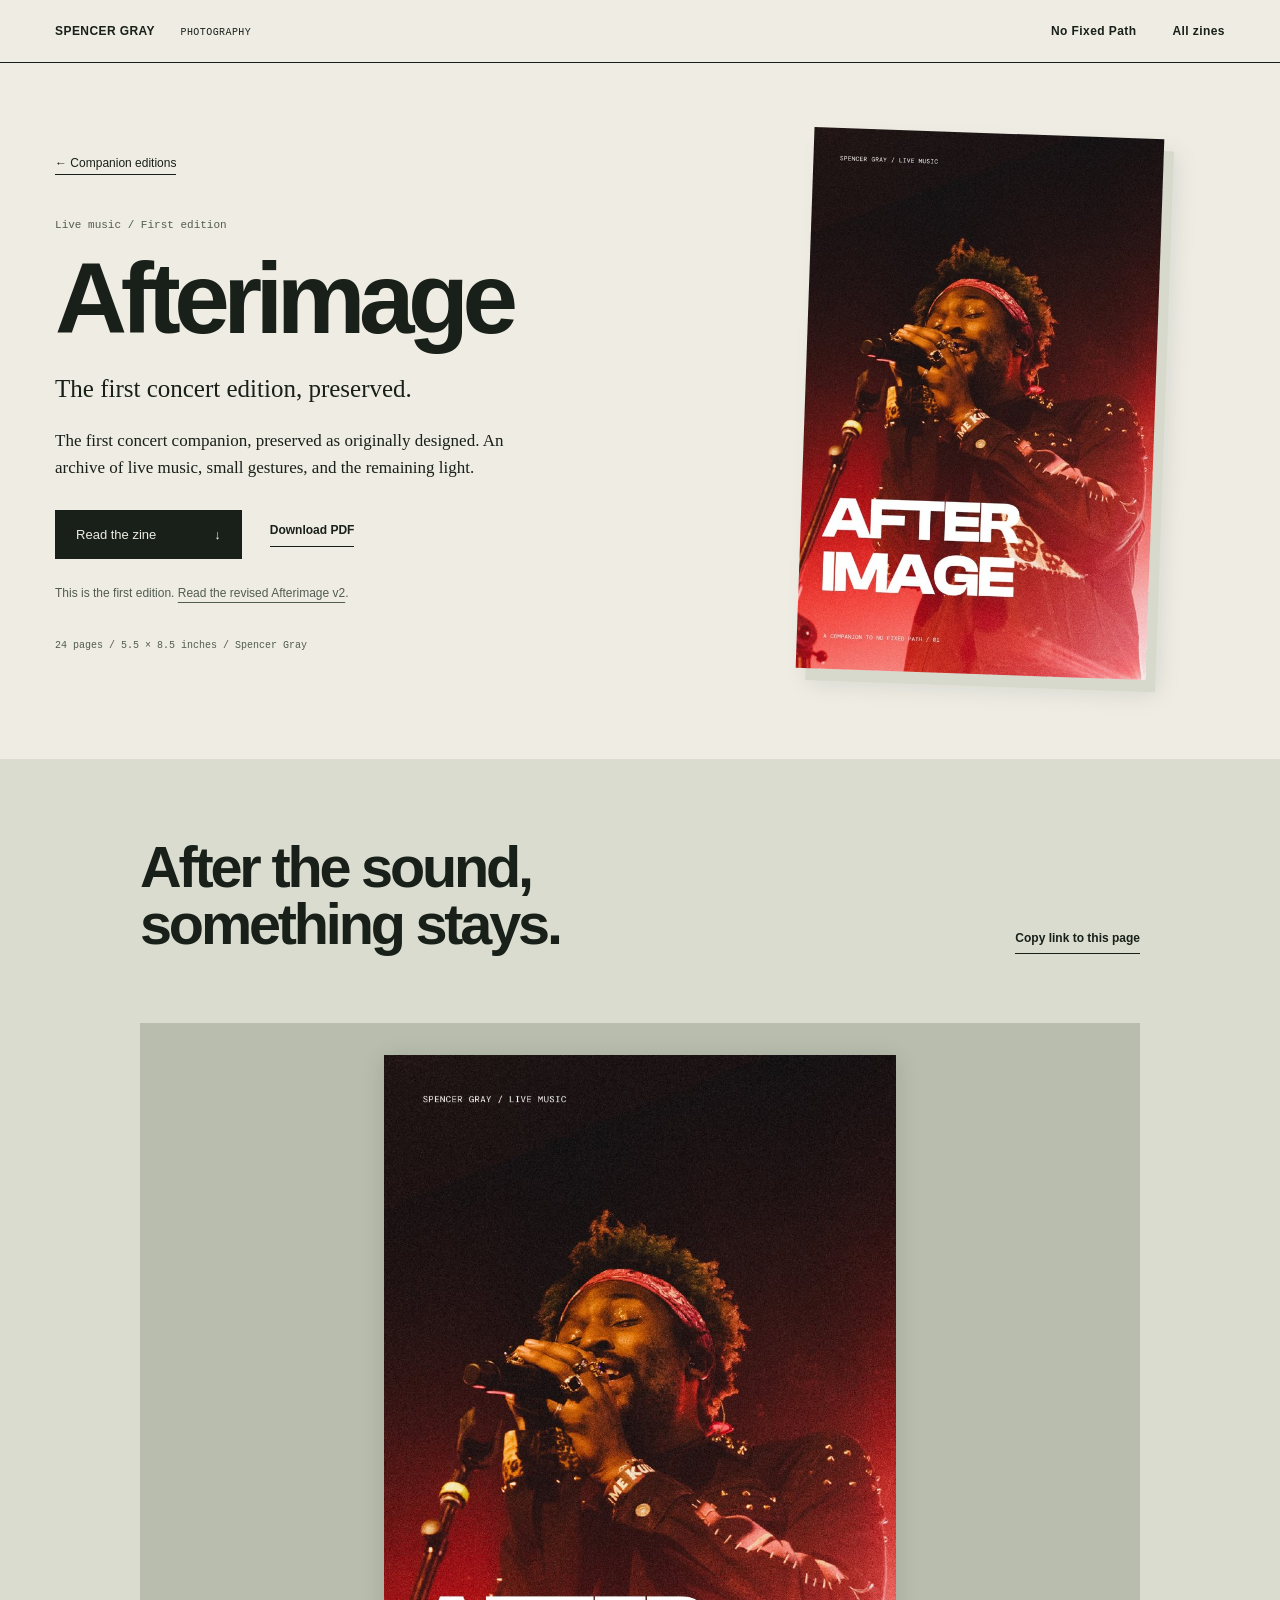
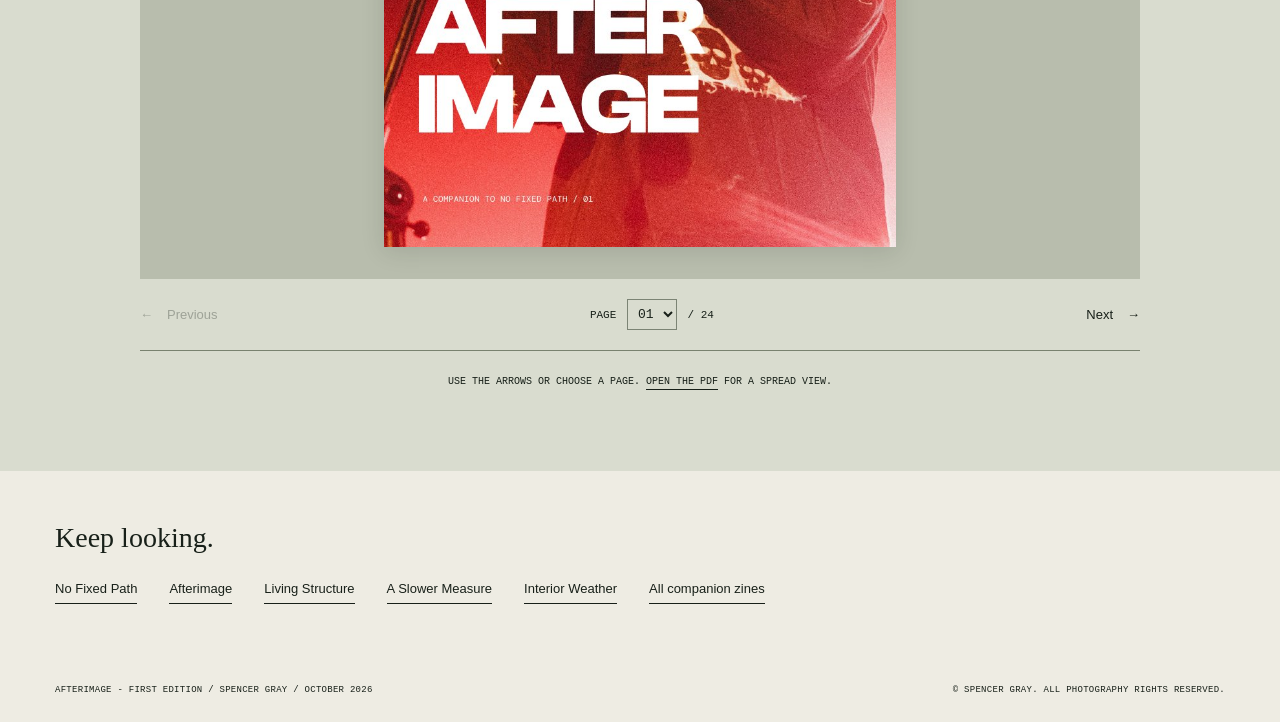
<file: zines/afterimage/index.html>
<!doctype html>
<html lang="en"><head><meta charset="utf-8"><meta name="viewport" content="width=device-width,initial-scale=1"><title>Afterimage - First Edition — Spencer Gray</title><meta name="description" content="The first concert companion, preserved as originally designed. An archive of live music, small gestures, and the remaining light."><link rel="canonical" href="https://no-fixed-path.vercel.app/zines/afterimage">
<meta property="og:type" content="website"><meta property="og:site_name" content="No Fixed Path / Spencer Gray"><meta property="og:title" content="Afterimage - First Edition — Spencer Gray"><meta property="og:description" content="The first concert companion, preserved as originally designed. An archive of live music, small gestures, and the remaining light."><meta property="og:url" content="https://no-fixed-path.vercel.app/zines/afterimage"><meta property="og:image" content="https://no-fixed-path.vercel.app/zines/afterimage/share.jpg"><meta property="og:image:width" content="1200"><meta property="og:image:height" content="630"><meta property="og:image:alt" content="Afterimage - First Edition by Spencer Gray, with the designed zine cover"><meta name="twitter:card" content="summary_large_image"><meta name="twitter:title" content="Afterimage - First Edition — Spencer Gray"><meta name="twitter:description" content="The first concert companion, preserved as originally designed. An archive of live music, small gestures, and the remaining light."><meta name="twitter:image" content="https://no-fixed-path.vercel.app/zines/afterimage/share.jpg"><meta name="theme-color" content="#eeece3"><link rel="icon" href="/assets/favicon.svg" type="image/svg+xml"><link rel="stylesheet" href="/style.css"><link rel="stylesheet" href="/companions.css"><script src="/companion-reader.js" defer></script></head>
<body class="edition-page"><a class="skip" href="#main">Skip to content</a><header class="masthead"><a href="/" class="identity" aria-label="Spencer Gray, home">SPENCER GRAY <span>PHOTOGRAPHY</span></a><nav aria-label="Primary"><a href="/#read">No Fixed Path</a><a href="/#companions">All zines</a></nav></header>
<main id="main"><section class="edition-intro" aria-labelledby="edition-title"><div><a class="edition-back" href="/#companions">← Companion editions</a><p class="edition-category">Live music / First edition</p><h1 id="edition-title">Afterimage</h1><p class="edition-deck">The first concert edition, preserved.</p><p class="edition-description">The first concert companion, preserved as originally designed. An archive of live music, small gestures, and the remaining light.</p><div class="edition-actions"><a class="button" href="#read">Read the zine <span aria-hidden="true">↓</span></a><a class="text-link" href="/zines/afterimage/Afterimage-Reader.pdf" download>Download PDF</a></div><p class="edition-version">This is the first edition. <a href="/zines/afterimage-v2">Read the revised Afterimage v2</a>.</p><p class="edition-spec">24 pages / 5.5 × 8.5 inches / Spencer Gray</p></div><figure class="edition-cover"><img src="/zines/afterimage/cover.jpg" width="600" height="927" alt="Afterimage - First Edition cover by Spencer Gray" fetchpriority="high"></figure></section>
<section class="reader-section edition-reader-section" id="read" aria-labelledby="reader-title"><div class="section-head"><h2 id="reader-title">After the sound,<br>something stays.</h2><button class="text-link share-edition" type="button" aria-describedby="share-status">Copy link to this page</button></div><p id="share-status" class="share-status" role="status" aria-live="polite"></p><div class="reader" role="region" aria-label="Afterimage - First Edition page viewer" tabindex="0" data-title="Afterimage - First Edition" data-base="/zines/afterimage" data-count="24"><div class="page-stage"><img id="edition-image" src="/zines/afterimage/pages/page-01.jpg" width="792" height="1224" alt="Afterimage - First Edition, page 1 — cover" loading="lazy"></div><div class="reader-controls"><button id="edition-previous" type="button" aria-label="Previous page" disabled>← <span>Previous</span></button><label class="page-picker">PAGE <select id="edition-picker" aria-label="Choose a page"><option value="1">01</option><option value="2">02</option><option value="3">03</option><option value="4">04</option><option value="5">05</option><option value="6">06</option><option value="7">07</option><option value="8">08</option><option value="9">09</option><option value="10">10</option><option value="11">11</option><option value="12">12</option><option value="13">13</option><option value="14">14</option><option value="15">15</option><option value="16">16</option><option value="17">17</option><option value="18">18</option><option value="19">19</option><option value="20">20</option><option value="21">21</option><option value="22">22</option><option value="23">23</option><option value="24">24</option></select> / 24</label><button id="edition-next" type="button" aria-label="Next page"><span>Next</span> →</button></div><p id="edition-status" class="sr-only" aria-live="polite">Page 1 of 24</p></div><p class="reader-hint">USE THE ARROWS OR CHOOSE A PAGE. <a href="/zines/afterimage/Afterimage-Reader.pdf">OPEN THE PDF</a> FOR A SPREAD VIEW.</p><noscript><p>The full 24-page zine is available in the <a href="/zines/afterimage/Afterimage-Reader.pdf">reader PDF</a>.</p></noscript></section>
<nav class="more-editions" aria-label="More zines"><p>Keep looking.</p><div><a href="/#read">No Fixed Path</a><a href="/zines/afterimage-v2">Afterimage</a><a href="/zines/living-structure">Living Structure</a><a href="/zines/a-slower-measure">A Slower Measure</a><a href="/zines/interior-weather">Interior Weather</a><a href="/#companions">All companion zines</a></div></nav></main><footer><span>AFTERIMAGE - FIRST EDITION / SPENCER GRAY / OCTOBER 2026</span><span>© SPENCER GRAY. ALL PHOTOGRAPHY RIGHTS RESERVED.</span></footer></body></html>
</file>
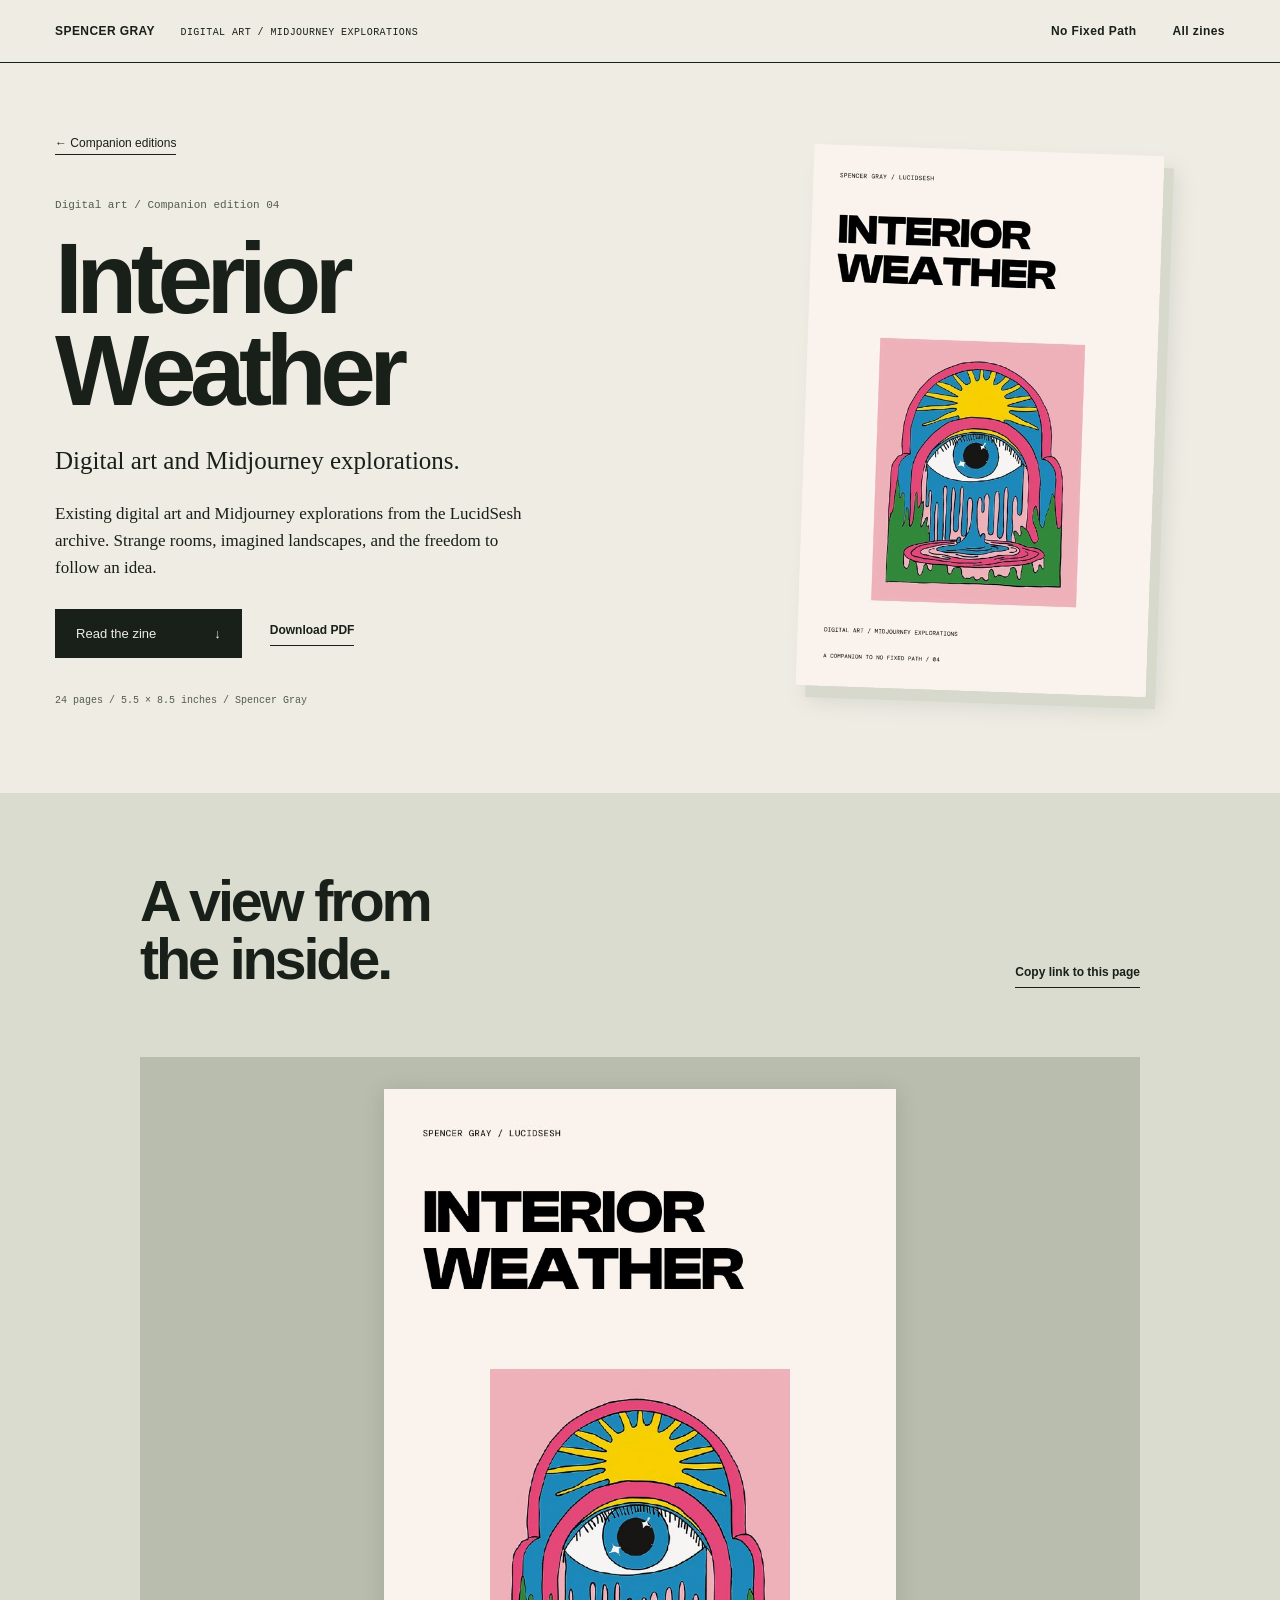
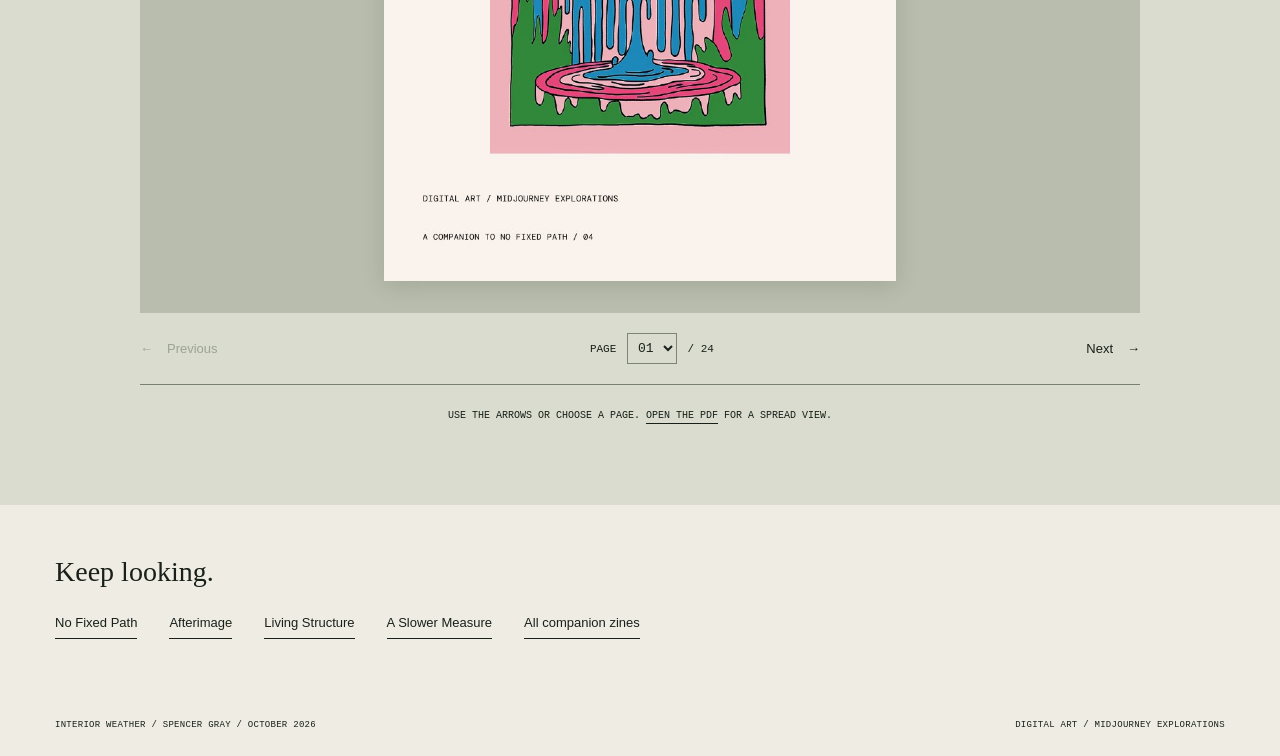
<file: zines/interior-weather/index.html>
<!doctype html>
<html lang="en"><head><meta charset="utf-8"><meta name="viewport" content="width=device-width,initial-scale=1"><title>Interior Weather — Spencer Gray</title><meta name="description" content="Existing digital art and Midjourney explorations from the LucidSesh archive. Strange rooms, imagined landscapes, and the freedom to follow an idea."><link rel="canonical" href="https://no-fixed-path.vercel.app/zines/interior-weather">
<meta property="og:type" content="website"><meta property="og:site_name" content="No Fixed Path / Spencer Gray"><meta property="og:title" content="Interior Weather — Spencer Gray"><meta property="og:description" content="Existing digital art and Midjourney explorations from the LucidSesh archive. Strange rooms, imagined landscapes, and the freedom to follow an idea."><meta property="og:url" content="https://no-fixed-path.vercel.app/zines/interior-weather"><meta property="og:image" content="https://no-fixed-path.vercel.app/zines/interior-weather/share.jpg"><meta property="og:image:width" content="1200"><meta property="og:image:height" content="630"><meta property="og:image:alt" content="Interior Weather by Spencer Gray, with the designed zine cover"><meta name="twitter:card" content="summary_large_image"><meta name="twitter:title" content="Interior Weather — Spencer Gray"><meta name="twitter:description" content="Existing digital art and Midjourney explorations from the LucidSesh archive. Strange rooms, imagined landscapes, and the freedom to follow an idea."><meta name="twitter:image" content="https://no-fixed-path.vercel.app/zines/interior-weather/share.jpg"><meta name="theme-color" content="#eeece3"><link rel="icon" href="/assets/favicon.svg" type="image/svg+xml"><link rel="stylesheet" href="/style.css"><link rel="stylesheet" href="/companions.css"><script src="/companion-reader.js" defer></script></head>
<body class="edition-page"><a class="skip" href="#main">Skip to content</a><header class="masthead"><a href="/" class="identity" aria-label="Spencer Gray, home">SPENCER GRAY <span>DIGITAL ART / MIDJOURNEY EXPLORATIONS</span></a><nav aria-label="Primary"><a href="/#read">No Fixed Path</a><a href="/#companions">All zines</a></nav></header>
<main id="main"><section class="edition-intro" aria-labelledby="edition-title"><div><a class="edition-back" href="/#companions">← Companion editions</a><p class="edition-category">Digital art / Companion edition 04</p><h1 id="edition-title">Interior Weather</h1><p class="edition-deck">Digital art and Midjourney explorations.</p><p class="edition-description">Existing digital art and Midjourney explorations from the LucidSesh archive. Strange rooms, imagined landscapes, and the freedom to follow an idea.</p><div class="edition-actions"><a class="button" href="#read">Read the zine <span aria-hidden="true">↓</span></a><a class="text-link" href="/zines/interior-weather/Interior-Weather-Reader.pdf" download>Download PDF</a></div><p class="edition-spec">24 pages / 5.5 × 8.5 inches / Spencer Gray</p></div><figure class="edition-cover"><img src="/zines/interior-weather/cover.jpg" width="600" height="927" alt="Interior Weather cover by Spencer Gray" fetchpriority="high"></figure></section>
<section class="reader-section edition-reader-section" id="read" aria-labelledby="reader-title"><div class="section-head"><h2 id="reader-title">A view from<br>the inside.</h2><button class="text-link share-edition" type="button" aria-describedby="share-status">Copy link to this page</button></div><p id="share-status" class="share-status" role="status" aria-live="polite"></p><div class="reader" role="region" aria-label="Interior Weather page viewer" tabindex="0" data-title="Interior Weather" data-base="/zines/interior-weather" data-count="24"><div class="page-stage"><img id="edition-image" src="/zines/interior-weather/pages/page-01.jpg" width="792" height="1224" alt="Interior Weather, page 1 — cover" loading="lazy"></div><div class="reader-controls"><button id="edition-previous" type="button" aria-label="Previous page" disabled>← <span>Previous</span></button><label class="page-picker">PAGE <select id="edition-picker" aria-label="Choose a page"><option value="1">01</option><option value="2">02</option><option value="3">03</option><option value="4">04</option><option value="5">05</option><option value="6">06</option><option value="7">07</option><option value="8">08</option><option value="9">09</option><option value="10">10</option><option value="11">11</option><option value="12">12</option><option value="13">13</option><option value="14">14</option><option value="15">15</option><option value="16">16</option><option value="17">17</option><option value="18">18</option><option value="19">19</option><option value="20">20</option><option value="21">21</option><option value="22">22</option><option value="23">23</option><option value="24">24</option></select> / 24</label><button id="edition-next" type="button" aria-label="Next page"><span>Next</span> →</button></div><p id="edition-status" class="sr-only" aria-live="polite">Page 1 of 24</p></div><p class="reader-hint">USE THE ARROWS OR CHOOSE A PAGE. <a href="/zines/interior-weather/Interior-Weather-Reader.pdf">OPEN THE PDF</a> FOR A SPREAD VIEW.</p><noscript><p>The full 24-page zine is available in the <a href="/zines/interior-weather/Interior-Weather-Reader.pdf">reader PDF</a>.</p></noscript></section>
<nav class="more-editions" aria-label="More zines"><p>Keep looking.</p><div><a href="/#read">No Fixed Path</a><a href="/zines/afterimage-v2">Afterimage</a><a href="/zines/living-structure">Living Structure</a><a href="/zines/a-slower-measure">A Slower Measure</a><a href="/#companions">All companion zines</a></div></nav></main><footer><span>INTERIOR WEATHER / SPENCER GRAY / OCTOBER 2026</span><span>DIGITAL ART / MIDJOURNEY EXPLORATIONS</span></footer></body></html>
</file>
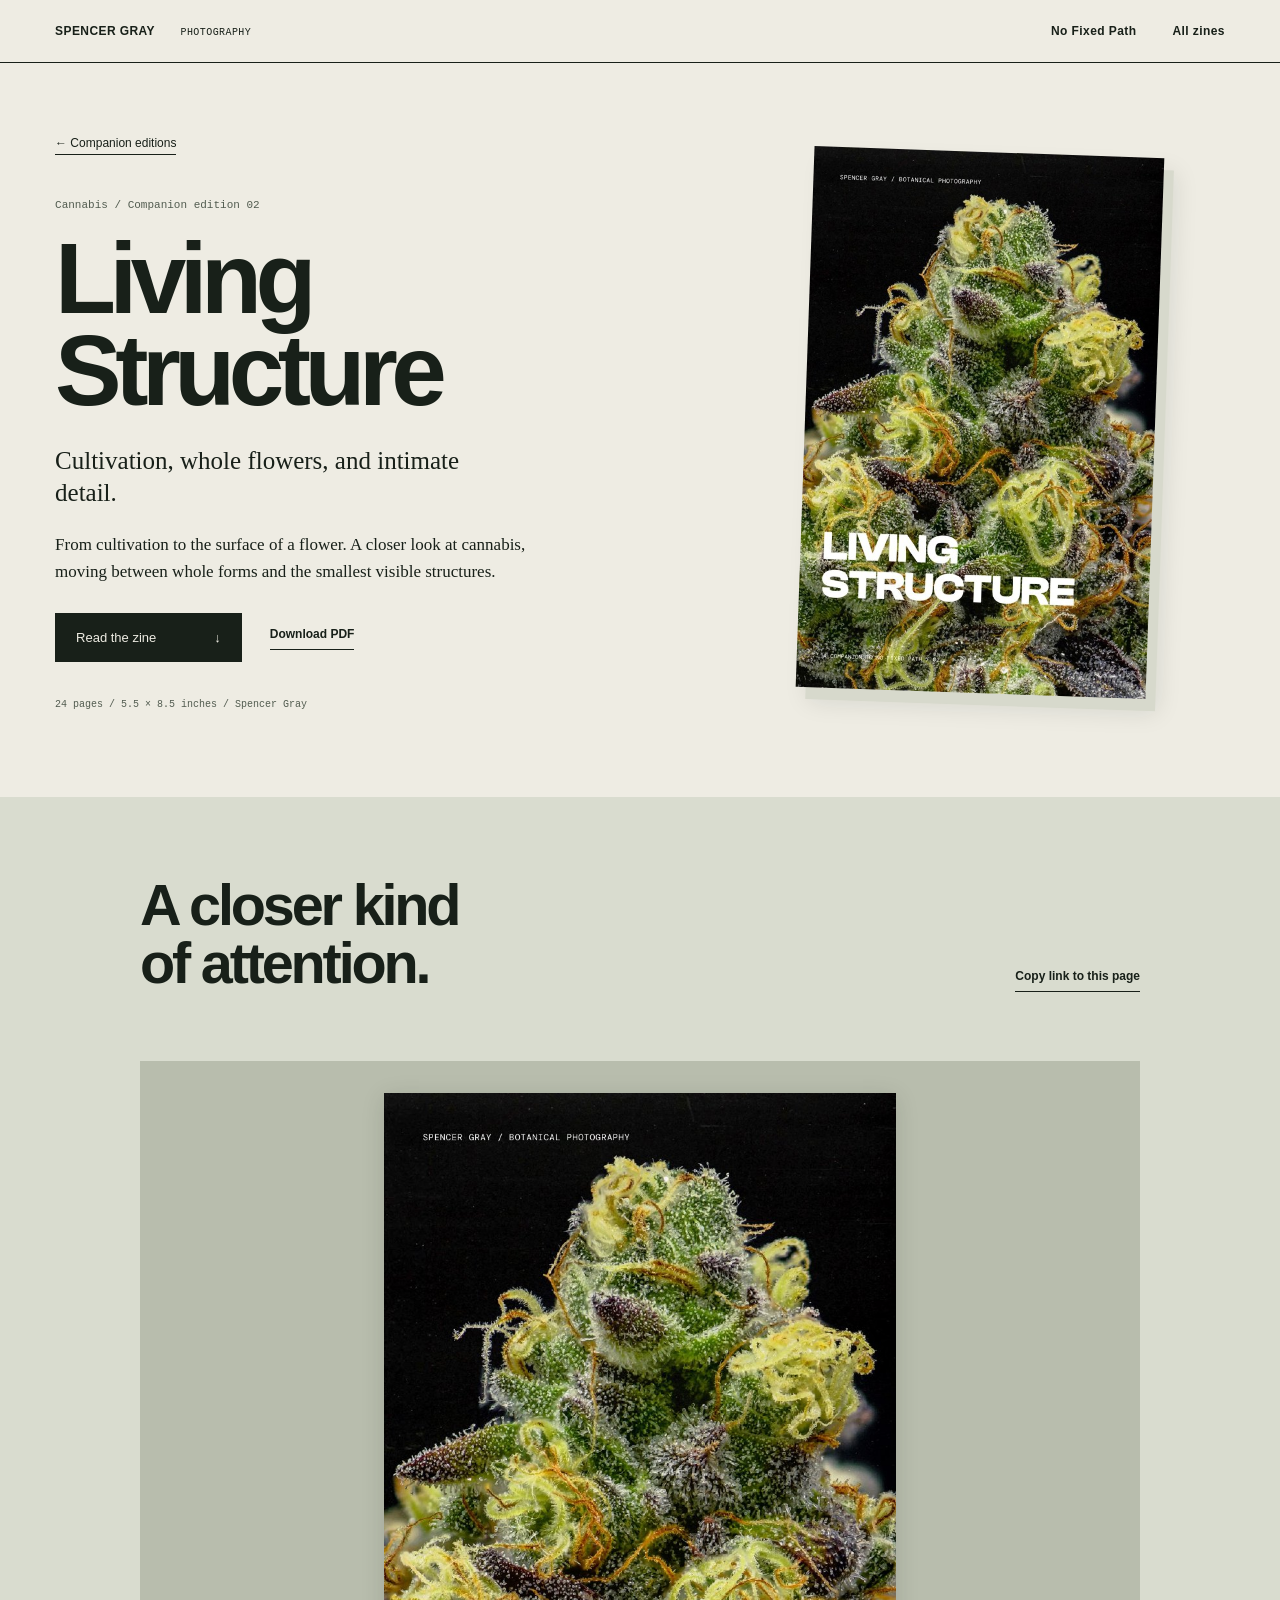
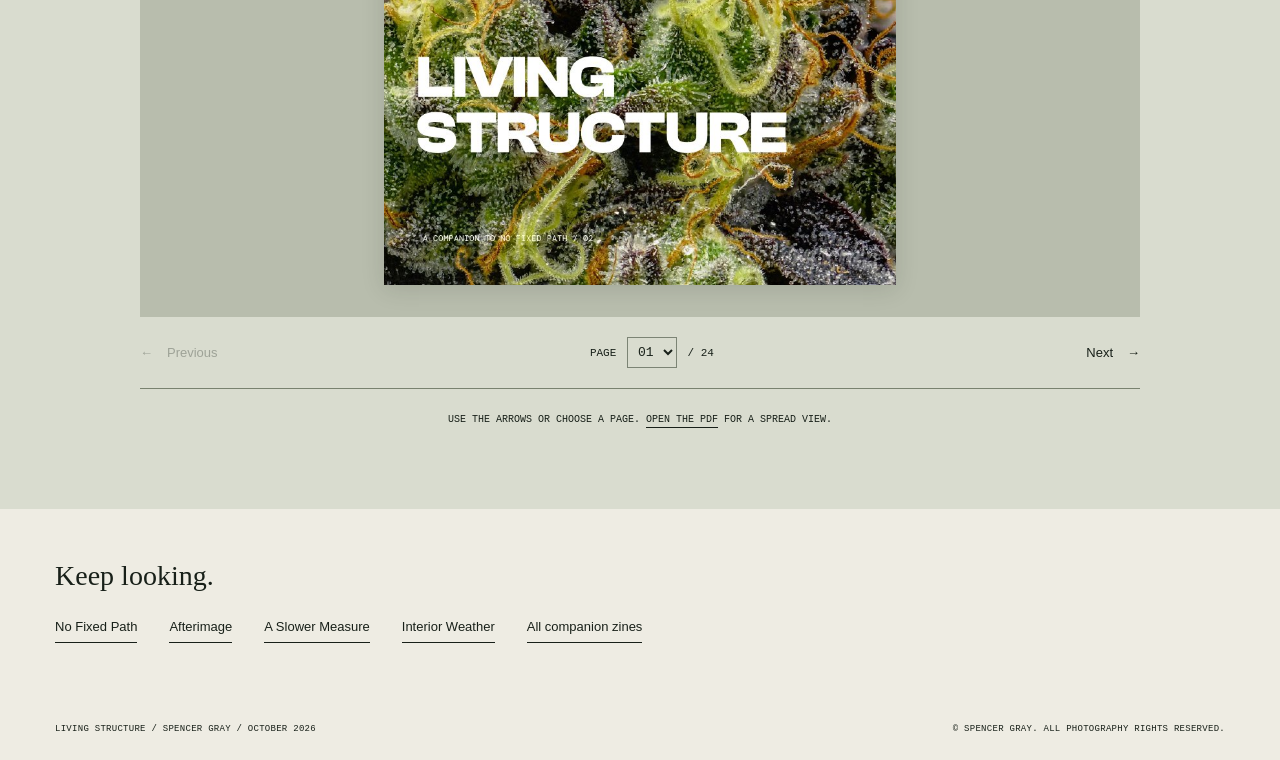
<file: zines/living-structure/index.html>
<!doctype html>
<html lang="en"><head><meta charset="utf-8"><meta name="viewport" content="width=device-width,initial-scale=1"><title>Living Structure — Spencer Gray</title><meta name="description" content="From cultivation to the surface of a flower. A closer look at cannabis, moving between whole forms and the smallest visible structures."><link rel="canonical" href="https://no-fixed-path.vercel.app/zines/living-structure">
<meta property="og:type" content="website"><meta property="og:site_name" content="No Fixed Path / Spencer Gray"><meta property="og:title" content="Living Structure — Spencer Gray"><meta property="og:description" content="From cultivation to the surface of a flower. A closer look at cannabis, moving between whole forms and the smallest visible structures."><meta property="og:url" content="https://no-fixed-path.vercel.app/zines/living-structure"><meta property="og:image" content="https://no-fixed-path.vercel.app/zines/living-structure/share.jpg"><meta property="og:image:width" content="1200"><meta property="og:image:height" content="630"><meta property="og:image:alt" content="Living Structure by Spencer Gray, with the designed zine cover"><meta name="twitter:card" content="summary_large_image"><meta name="twitter:title" content="Living Structure — Spencer Gray"><meta name="twitter:description" content="From cultivation to the surface of a flower. A closer look at cannabis, moving between whole forms and the smallest visible structures."><meta name="twitter:image" content="https://no-fixed-path.vercel.app/zines/living-structure/share.jpg"><meta name="theme-color" content="#eeece3"><link rel="icon" href="/assets/favicon.svg" type="image/svg+xml"><link rel="stylesheet" href="/style.css"><link rel="stylesheet" href="/companions.css"><script src="/companion-reader.js" defer></script></head>
<body class="edition-page"><a class="skip" href="#main">Skip to content</a><header class="masthead"><a href="/" class="identity" aria-label="Spencer Gray, home">SPENCER GRAY <span>PHOTOGRAPHY</span></a><nav aria-label="Primary"><a href="/#read">No Fixed Path</a><a href="/#companions">All zines</a></nav></header>
<main id="main"><section class="edition-intro" aria-labelledby="edition-title"><div><a class="edition-back" href="/#companions">← Companion editions</a><p class="edition-category">Cannabis / Companion edition 02</p><h1 id="edition-title">Living Structure</h1><p class="edition-deck">Cultivation, whole flowers, and intimate detail.</p><p class="edition-description">From cultivation to the surface of a flower. A closer look at cannabis, moving between whole forms and the smallest visible structures.</p><div class="edition-actions"><a class="button" href="#read">Read the zine <span aria-hidden="true">↓</span></a><a class="text-link" href="/zines/living-structure/Living-Structure-Reader.pdf" download>Download PDF</a></div><p class="edition-spec">24 pages / 5.5 × 8.5 inches / Spencer Gray</p></div><figure class="edition-cover"><img src="/zines/living-structure/cover.jpg" width="600" height="927" alt="Living Structure cover by Spencer Gray" fetchpriority="high"></figure></section>
<section class="reader-section edition-reader-section" id="read" aria-labelledby="reader-title"><div class="section-head"><h2 id="reader-title">A closer kind<br>of attention.</h2><button class="text-link share-edition" type="button" aria-describedby="share-status">Copy link to this page</button></div><p id="share-status" class="share-status" role="status" aria-live="polite"></p><div class="reader" role="region" aria-label="Living Structure page viewer" tabindex="0" data-title="Living Structure" data-base="/zines/living-structure" data-count="24"><div class="page-stage"><img id="edition-image" src="/zines/living-structure/pages/page-01.jpg" width="792" height="1224" alt="Living Structure, page 1 — cover" loading="lazy"></div><div class="reader-controls"><button id="edition-previous" type="button" aria-label="Previous page" disabled>← <span>Previous</span></button><label class="page-picker">PAGE <select id="edition-picker" aria-label="Choose a page"><option value="1">01</option><option value="2">02</option><option value="3">03</option><option value="4">04</option><option value="5">05</option><option value="6">06</option><option value="7">07</option><option value="8">08</option><option value="9">09</option><option value="10">10</option><option value="11">11</option><option value="12">12</option><option value="13">13</option><option value="14">14</option><option value="15">15</option><option value="16">16</option><option value="17">17</option><option value="18">18</option><option value="19">19</option><option value="20">20</option><option value="21">21</option><option value="22">22</option><option value="23">23</option><option value="24">24</option></select> / 24</label><button id="edition-next" type="button" aria-label="Next page"><span>Next</span> →</button></div><p id="edition-status" class="sr-only" aria-live="polite">Page 1 of 24</p></div><p class="reader-hint">USE THE ARROWS OR CHOOSE A PAGE. <a href="/zines/living-structure/Living-Structure-Reader.pdf">OPEN THE PDF</a> FOR A SPREAD VIEW.</p><noscript><p>The full 24-page zine is available in the <a href="/zines/living-structure/Living-Structure-Reader.pdf">reader PDF</a>.</p></noscript></section>
<nav class="more-editions" aria-label="More zines"><p>Keep looking.</p><div><a href="/#read">No Fixed Path</a><a href="/zines/afterimage-v2">Afterimage</a><a href="/zines/a-slower-measure">A Slower Measure</a><a href="/zines/interior-weather">Interior Weather</a><a href="/#companions">All companion zines</a></div></nav></main><footer><span>LIVING STRUCTURE / SPENCER GRAY / OCTOBER 2026</span><span>© SPENCER GRAY. ALL PHOTOGRAPHY RIGHTS RESERVED.</span></footer></body></html>
</file>
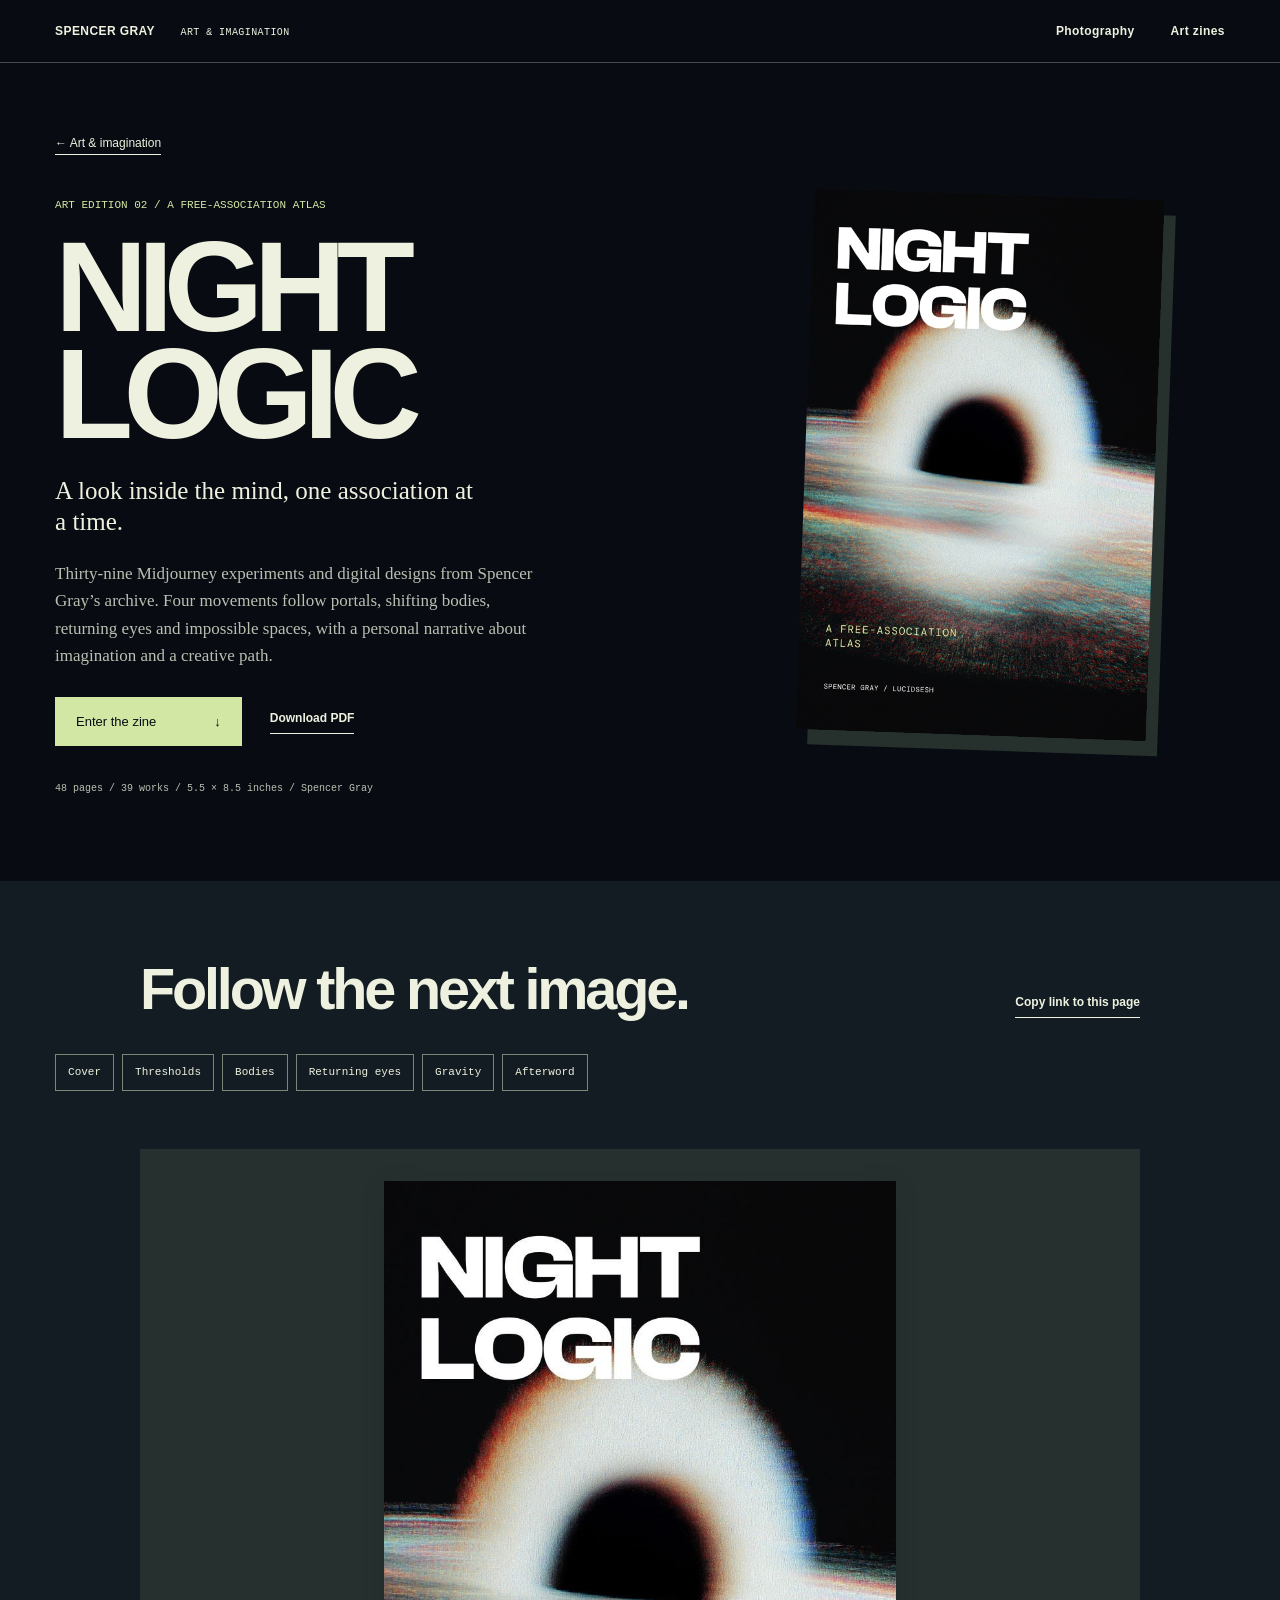
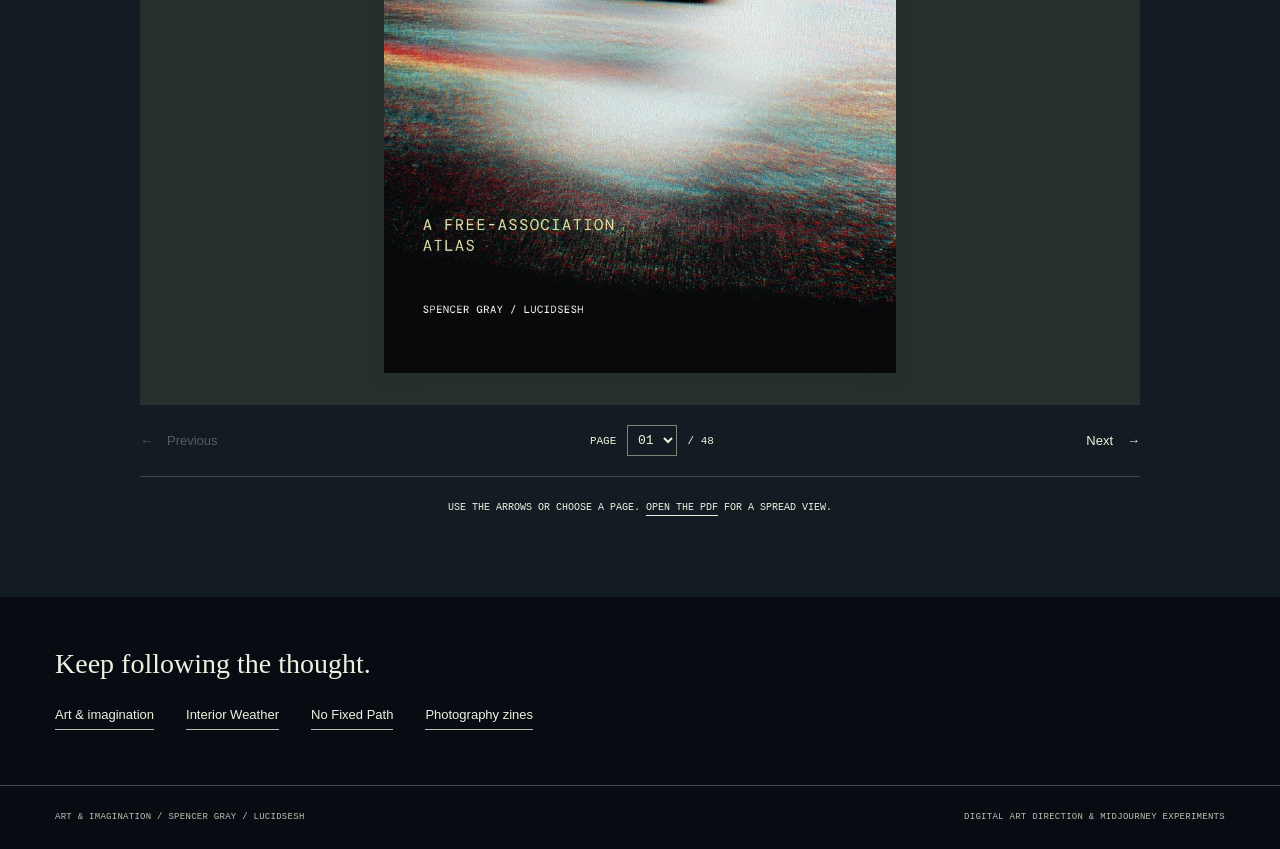
<file: zines/night-logic/index.html>
<!doctype html><html lang="en"><head><meta charset="utf-8"><meta name="viewport" content="width=device-width,initial-scale=1"><title>Night Logic — Spencer Gray</title><meta name="description" content="A 48-page free-association atlas by Spencer Gray: 39 Midjourney experiments and digital designs, moving through portals, shifting bodies, returning eyes and impossible spaces."><link rel="canonical" href="https://no-fixed-path.vercel.app/zines/night-logic"><meta property="og:type" content="website"><meta property="og:site_name" content="Spencer Gray / No Fixed Path"><meta property="og:title" content="Night Logic — Spencer Gray"><meta property="og:description" content="A 48-page free-association atlas by Spencer Gray: 39 Midjourney experiments and digital designs, moving through portals, shifting bodies, returning eyes and impossible spaces."><meta property="og:url" content="https://no-fixed-path.vercel.app/zines/night-logic"><meta property="og:image" content="https://no-fixed-path.vercel.app/zines/night-logic/share.jpg"><meta property="og:image:width" content="1200"><meta property="og:image:height" content="630"><meta property="og:image:alt" content="Night Logic, a designed zine cover with a luminous portal over dark water"><meta name="twitter:card" content="summary_large_image"><meta name="twitter:title" content="Night Logic — Spencer Gray"><meta name="twitter:description" content="A 48-page free-association atlas by Spencer Gray: 39 Midjourney experiments and digital designs, moving through portals, shifting bodies, returning eyes and impossible spaces."><meta name="twitter:image" content="https://no-fixed-path.vercel.app/zines/night-logic/share.jpg"><meta name="theme-color" content="#080c12"><link rel="icon" href="/assets/favicon.svg" type="image/svg+xml"><link rel="stylesheet" href="/style.css"><link rel="stylesheet" href="/companions.css"><link rel="stylesheet" href="/art.css"><script src="/companion-reader.js" defer></script></head><body class="edition-page art-world art-edition"><a class="skip" href="#main">Skip to content</a><header class="masthead"><a href="/art" class="identity">SPENCER GRAY <span>ART & IMAGINATION</span></a><nav aria-label="Primary"><a href="/">Photography</a><a href="/art">Art zines</a></nav></header>
<main id="main"><section class="edition-intro" aria-labelledby="edition-title"><div><a class="edition-back" href="/art">← Art & imagination</a><p class="edition-category">ART EDITION 02 / A FREE-ASSOCIATION ATLAS</p><h1 id="edition-title">Night<br>Logic</h1><p class="edition-deck">A look inside the mind, one association at a time.</p><p class="edition-description">Thirty-nine Midjourney experiments and digital designs from Spencer Gray’s archive. Four movements follow portals, shifting bodies, returning eyes and impossible spaces, with a personal narrative about imagination and a creative path.</p><div class="edition-actions"><a class="button" href="#read">Enter the zine <span aria-hidden="true">↓</span></a><a class="text-link" href="/zines/night-logic/Night-Logic-Reader.pdf" download>Download PDF</a></div><p class="edition-spec">48 pages / 39 works / 5.5 × 8.5 inches / Spencer Gray</p></div><figure class="edition-cover"><img src="/zines/night-logic/cover.jpg" width="600" height="927" alt="Night Logic cover: white title above a luminous arch over dark water" fetchpriority="high"></figure></section>
<section class="reader-section edition-reader-section" id="read" aria-labelledby="reader-title"><div class="section-head"><h2 id="reader-title">Follow the next image.</h2><button class="text-link share-edition" type="button" aria-describedby="share-status">Copy link to this page</button></div><nav class="art-chapters" aria-label="Jump to chapter"><a href="#page-1">Cover</a><a href="#page-4">Thresholds</a><a href="#page-12">Bodies</a><a href="#page-24">Returning eyes</a><a href="#page-34">Gravity</a><a href="#page-45">Afterword</a></nav><p id="share-status" class="share-status" role="status" aria-live="polite"></p><div class="reader" role="region" aria-label="Night Logic page viewer" tabindex="0" data-title="Night Logic" data-base="/zines/night-logic" data-count="48"><div class="page-stage"><img id="edition-image" src="/zines/night-logic/pages/page-01.jpg" width="792" height="1224" alt="Night Logic, page 1 — cover" loading="lazy"></div><div class="reader-controls"><button id="edition-previous" type="button" aria-label="Previous page" disabled>← <span>Previous</span></button><label class="page-picker">PAGE <select id="edition-picker" aria-label="Choose a page"><option value="1">01</option><option value="2">02</option><option value="3">03</option><option value="4">04</option><option value="5">05</option><option value="6">06</option><option value="7">07</option><option value="8">08</option><option value="9">09</option><option value="10">10</option><option value="11">11</option><option value="12">12</option><option value="13">13</option><option value="14">14</option><option value="15">15</option><option value="16">16</option><option value="17">17</option><option value="18">18</option><option value="19">19</option><option value="20">20</option><option value="21">21</option><option value="22">22</option><option value="23">23</option><option value="24">24</option><option value="25">25</option><option value="26">26</option><option value="27">27</option><option value="28">28</option><option value="29">29</option><option value="30">30</option><option value="31">31</option><option value="32">32</option><option value="33">33</option><option value="34">34</option><option value="35">35</option><option value="36">36</option><option value="37">37</option><option value="38">38</option><option value="39">39</option><option value="40">40</option><option value="41">41</option><option value="42">42</option><option value="43">43</option><option value="44">44</option><option value="45">45</option><option value="46">46</option><option value="47">47</option><option value="48">48</option></select> / 48</label><button id="edition-next" type="button" aria-label="Next page"><span>Next</span> →</button></div><p id="edition-status" class="sr-only" aria-live="polite">Page 1 of 48</p></div><p class="reader-hint">USE THE ARROWS OR CHOOSE A PAGE. <a href="/zines/night-logic/Night-Logic-Reader.pdf">OPEN THE PDF</a> FOR A SPREAD VIEW.</p><noscript><p>The full zine is available in the <a href="/zines/night-logic/Night-Logic-Reader.pdf">reader PDF</a>.</p></noscript></section><nav class="more-editions" aria-label="More zines"><p>Keep following the thought.</p><div><a href="/art">Art & imagination</a><a href="/zines/interior-weather">Interior Weather</a><a href="/#read">No Fixed Path</a><a href="/#companions">Photography zines</a></div></nav></main><footer><span>ART & IMAGINATION / SPENCER GRAY / LUCIDSESH</span><span>DIGITAL ART DIRECTION & MIDJOURNEY EXPERIMENTS</span></footer></body></html>
</file>
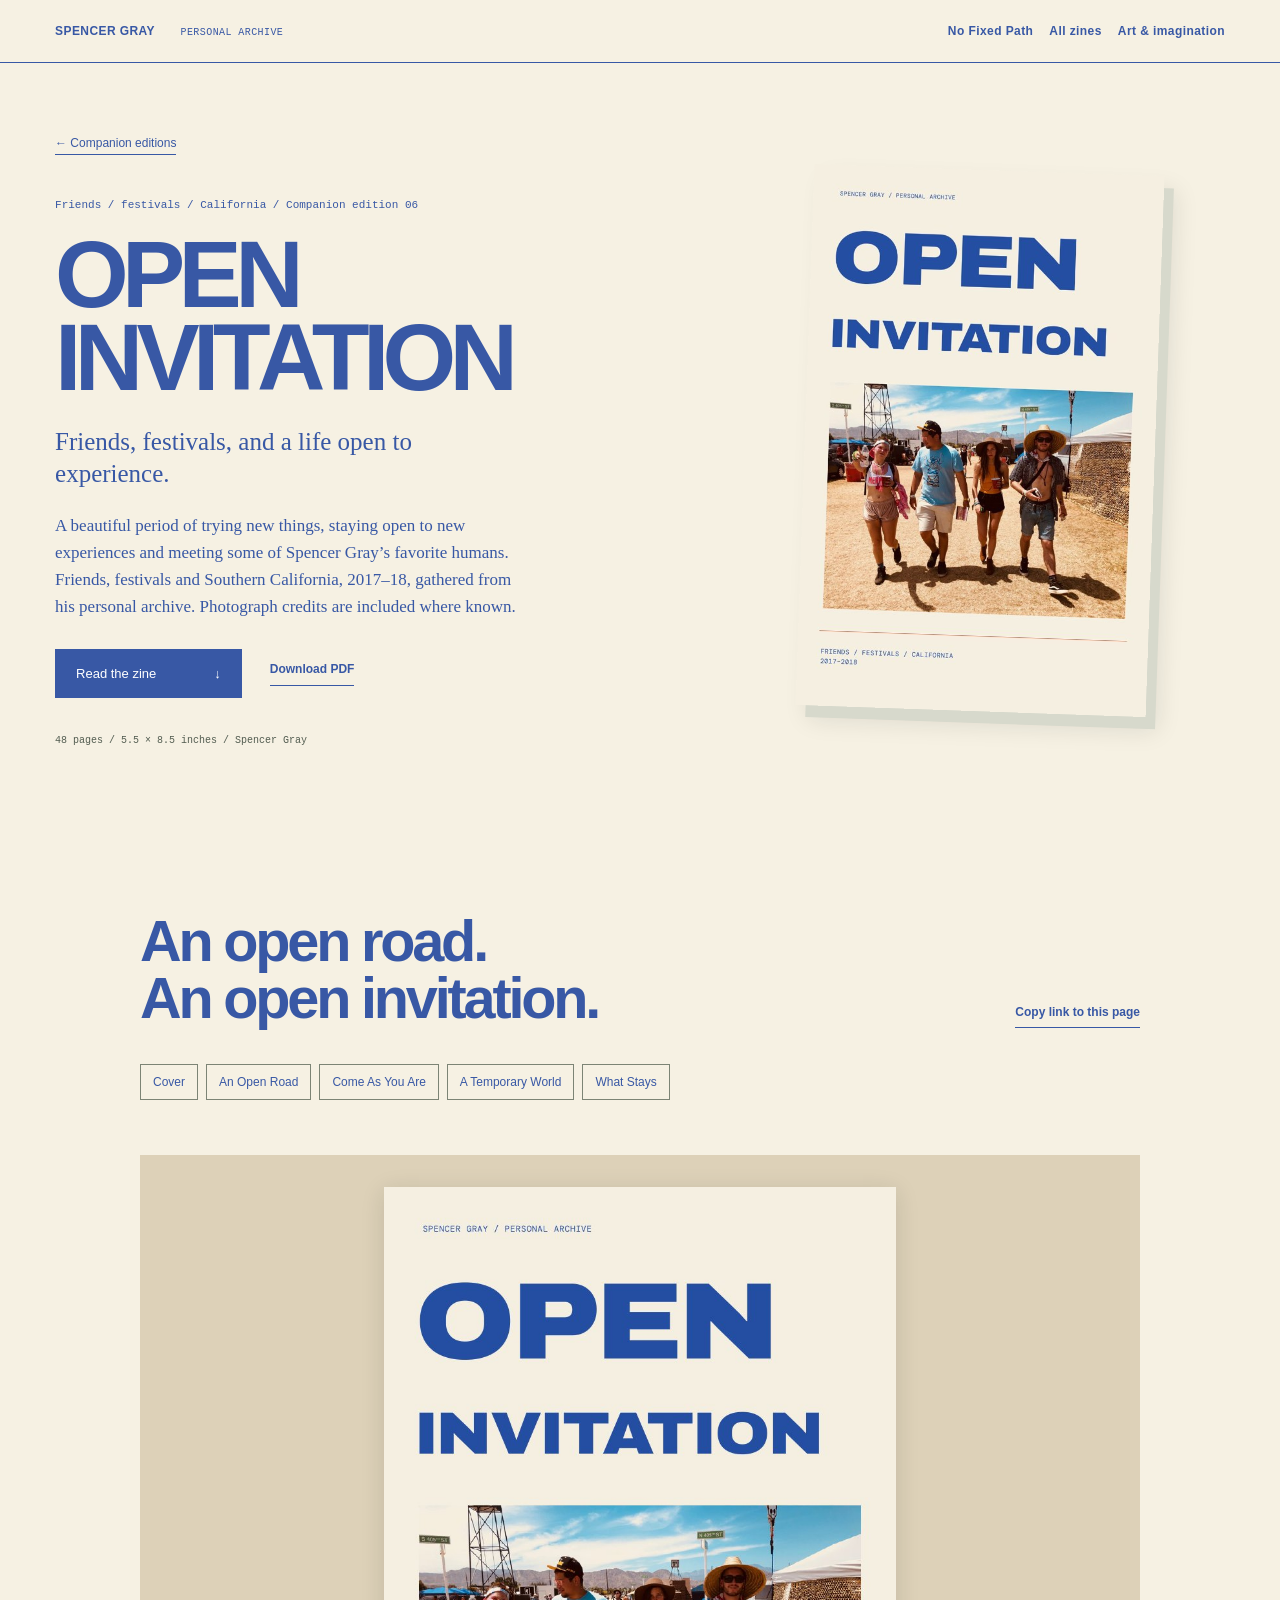
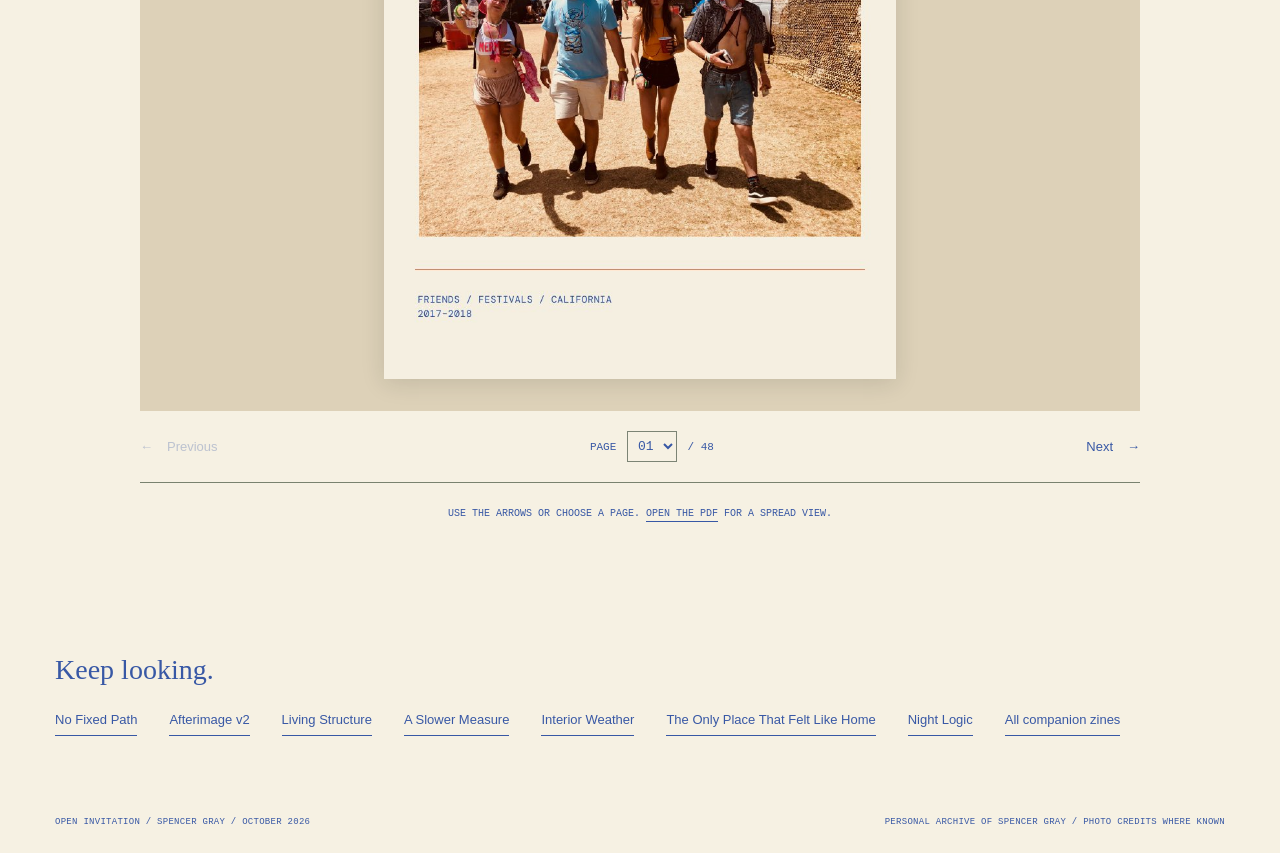
<file: zines/open-invitation/index.html>
<!doctype html>
<html lang="en"><head><meta charset="utf-8"><meta name="viewport" content="width=device-width,initial-scale=1"><title>Open Invitation — Spencer Gray</title><meta name="description" content="Friends, festivals and Southern California, 2017–18. A 48-page personal archive about trying new things, staying open and meeting favorite humans."><link rel="canonical" href="https://no-fixed-path.vercel.app/zines/open-invitation"><meta property="og:type" content="website"><meta property="og:site_name" content="No Fixed Path / Spencer Gray"><meta property="og:title" content="Open Invitation — Spencer Gray"><meta property="og:description" content="Friends, festivals and Southern California, 2017–18. A 48-page personal archive about trying new things, staying open and meeting favorite humans."><meta property="og:url" content="https://no-fixed-path.vercel.app/zines/open-invitation"><meta property="og:image" content="https://no-fixed-path.vercel.app/zines/open-invitation/share.jpg"><meta property="og:image:width" content="1200"><meta property="og:image:height" content="630"><meta property="og:image:alt" content="Open Invitation by Spencer Gray, with the designed zine cover"><meta name="twitter:card" content="summary_large_image"><meta name="twitter:title" content="Open Invitation — Spencer Gray"><meta name="twitter:description" content="Friends, festivals and Southern California, 2017–18. A 48-page personal archive about trying new things, staying open and meeting favorite humans."><meta name="twitter:image" content="https://no-fixed-path.vercel.app/zines/open-invitation/share.jpg"><meta name="twitter:image:alt" content="Open Invitation by Spencer Gray, with the designed zine cover"><meta name="theme-color" content="#f6f1e3"><link rel="icon" href="/assets/favicon.svg" type="image/svg+xml"><link rel="stylesheet" href="/style.css"><link rel="stylesheet" href="/companions.css"><link rel="stylesheet" href="/california-shelf.css"><script src="/companion-reader.js" defer></script></head>
<body class="edition-page california-edition"><a class="skip" href="#main">Skip to content</a><header class="masthead"><a href="/" class="identity" aria-label="Spencer Gray, home">SPENCER GRAY <span>PERSONAL ARCHIVE</span></a><nav aria-label="Primary"><a href="/#read">No Fixed Path</a><a href="/#companions">All zines</a><a href="/art">Art & imagination</a></nav></header>
<main id="main"><section class="edition-intro" aria-labelledby="edition-title"><div><a class="edition-back" href="/#companions">← Companion editions</a><p class="edition-category">Friends / festivals / California / Companion edition 06</p><h1 id="edition-title">Open<br>Invitation</h1><p class="edition-deck">Friends, festivals, and a life open to experience.</p><p class="edition-description">A beautiful period of trying new things, staying open to new experiences and meeting some of Spencer Gray’s favorite humans. Friends, festivals and Southern California, 2017–18, gathered from his personal archive. Photograph credits are included where known.</p><div class="edition-actions"><a class="button" href="#read">Read the zine <span aria-hidden="true">↓</span></a><a class="text-link" href="/zines/open-invitation/Open-Invitation-Reader.pdf" download>Download PDF</a></div><p class="edition-spec">48 pages / 5.5 × 8.5 inches / Spencer Gray</p></div><figure class="edition-cover"><img src="/zines/open-invitation/cover.jpg" width="600" height="927" alt="Open Invitation cover by Spencer Gray" fetchpriority="high"></figure></section>
<section class="reader-section edition-reader-section" id="read" aria-labelledby="reader-title"><div class="section-head"><h2 id="reader-title">An open road.<br>An open invitation.</h2><button class="text-link share-edition" type="button" aria-describedby="share-status">Copy link to this page</button></div><nav class="california-chapters" aria-label="Jump to chapter"><a href="#page-1">Cover</a><a href="#page-4">An Open Road</a><a href="#page-10">Come As You Are</a><a href="#page-20">A Temporary World</a><a href="#page-37">What Stays</a></nav><p id="share-status" class="share-status" role="status" aria-live="polite"></p><div class="reader" role="region" aria-label="Open Invitation page viewer" tabindex="0" data-title="Open Invitation" data-base="/zines/open-invitation" data-count="48"><div class="page-stage"><img id="edition-image" src="/zines/open-invitation/pages/page-01.jpg" width="792" height="1224" alt="Open Invitation, page 1 — cover" loading="lazy"></div><div class="reader-controls"><button id="edition-previous" type="button" aria-label="Previous page" disabled>← <span>Previous</span></button><label class="page-picker">PAGE <select id="edition-picker" aria-label="Choose a page"><option value="1">01</option><option value="2">02</option><option value="3">03</option><option value="4">04</option><option value="5">05</option><option value="6">06</option><option value="7">07</option><option value="8">08</option><option value="9">09</option><option value="10">10</option><option value="11">11</option><option value="12">12</option><option value="13">13</option><option value="14">14</option><option value="15">15</option><option value="16">16</option><option value="17">17</option><option value="18">18</option><option value="19">19</option><option value="20">20</option><option value="21">21</option><option value="22">22</option><option value="23">23</option><option value="24">24</option><option value="25">25</option><option value="26">26</option><option value="27">27</option><option value="28">28</option><option value="29">29</option><option value="30">30</option><option value="31">31</option><option value="32">32</option><option value="33">33</option><option value="34">34</option><option value="35">35</option><option value="36">36</option><option value="37">37</option><option value="38">38</option><option value="39">39</option><option value="40">40</option><option value="41">41</option><option value="42">42</option><option value="43">43</option><option value="44">44</option><option value="45">45</option><option value="46">46</option><option value="47">47</option><option value="48">48</option></select> / 48</label><button id="edition-next" type="button" aria-label="Next page"><span>Next</span> →</button></div><p id="edition-status" class="sr-only" aria-live="polite">Page 1 of 48</p></div><p class="reader-hint">USE THE ARROWS OR CHOOSE A PAGE. <a href="/zines/open-invitation/Open-Invitation-Reader.pdf">OPEN THE PDF</a> FOR A SPREAD VIEW.</p><noscript><p>The full 48-page zine is available in the <a href="/zines/open-invitation/Open-Invitation-Reader.pdf">reader PDF</a>.</p></noscript></section>
<nav class="more-editions" aria-label="More zines"><p>Keep looking.</p><div><a href="/#read">No Fixed Path</a><a href="/zines/afterimage-v2">Afterimage v2</a><a href="/zines/living-structure">Living Structure</a><a href="/zines/a-slower-measure">A Slower Measure</a><a href="/zines/interior-weather">Interior Weather</a><a href="/zines/the-only-place">The Only Place That Felt Like Home</a><a href="/zines/night-logic">Night Logic</a><a href="/#companions">All companion zines</a></div></nav></main><footer><span>OPEN INVITATION / SPENCER GRAY / OCTOBER 2026</span><span>PERSONAL ARCHIVE OF SPENCER GRAY / PHOTO CREDITS WHERE KNOWN</span></footer></body></html>
</file>
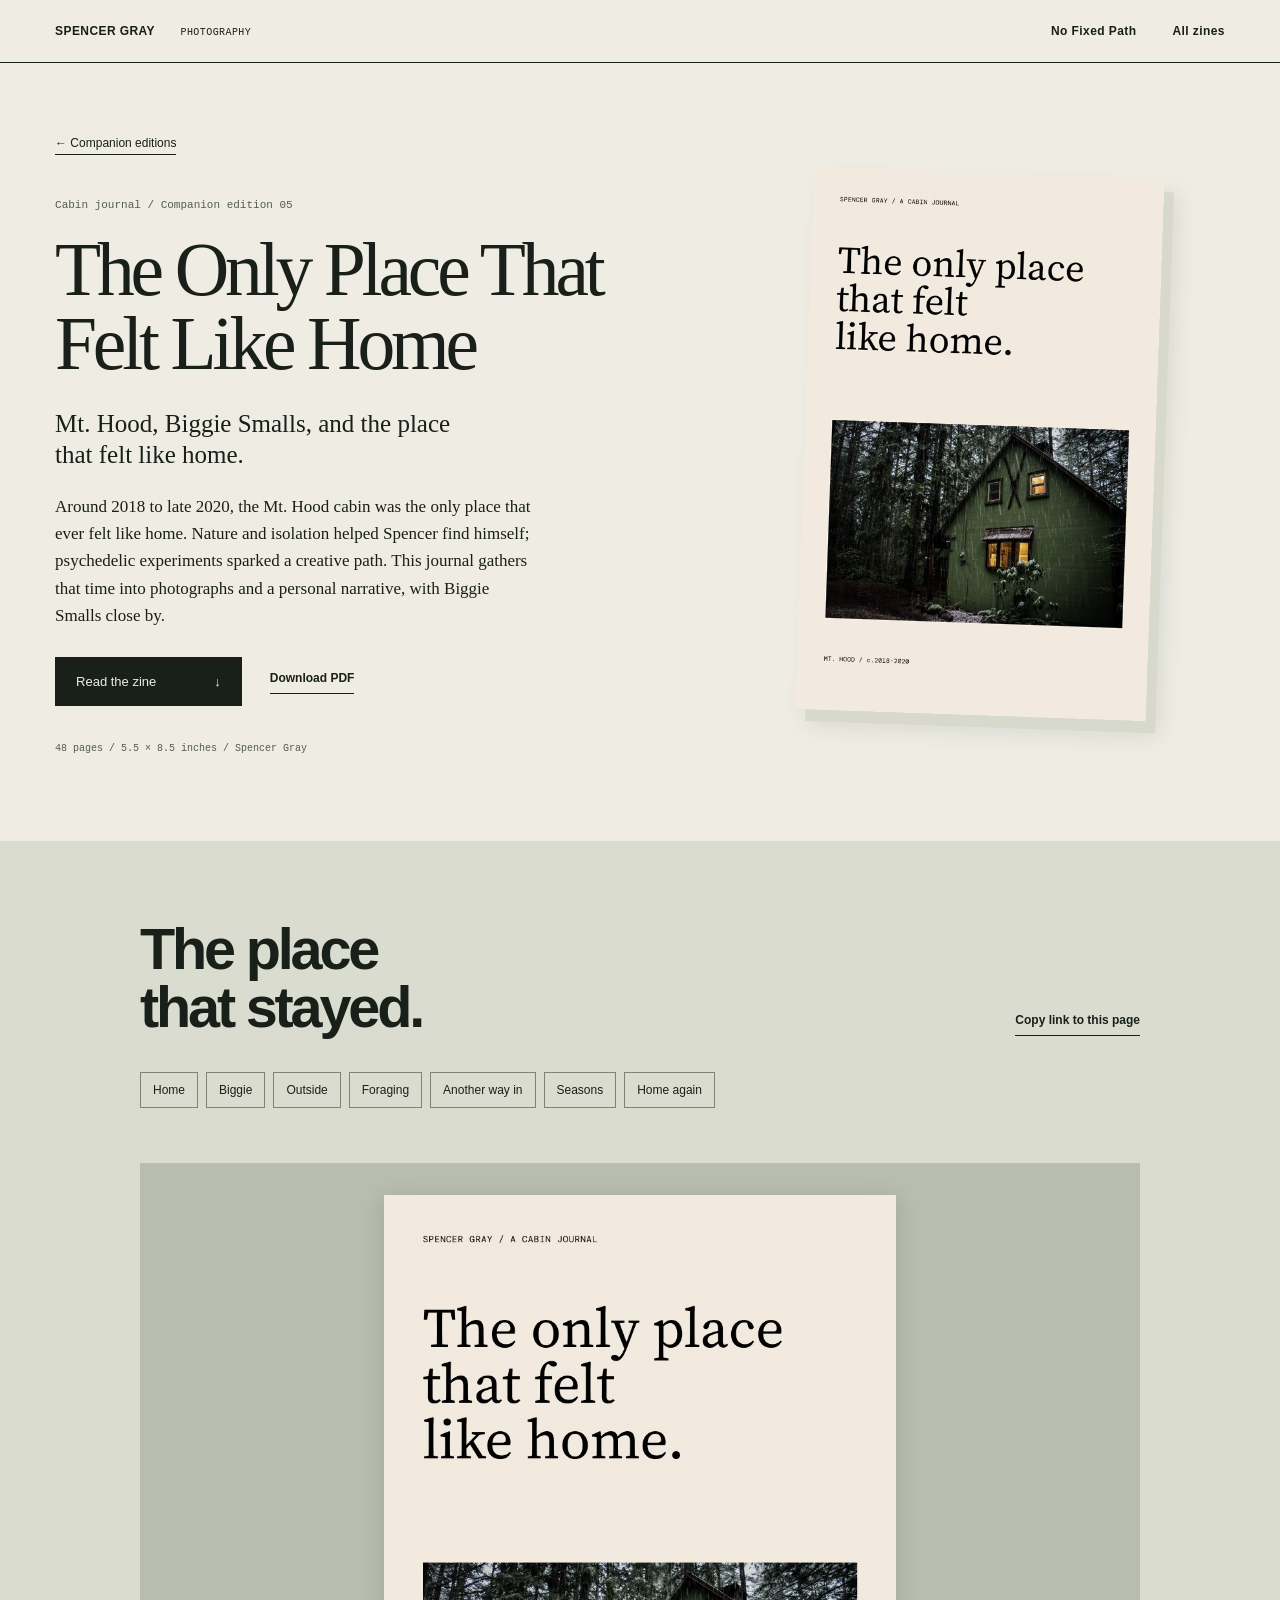
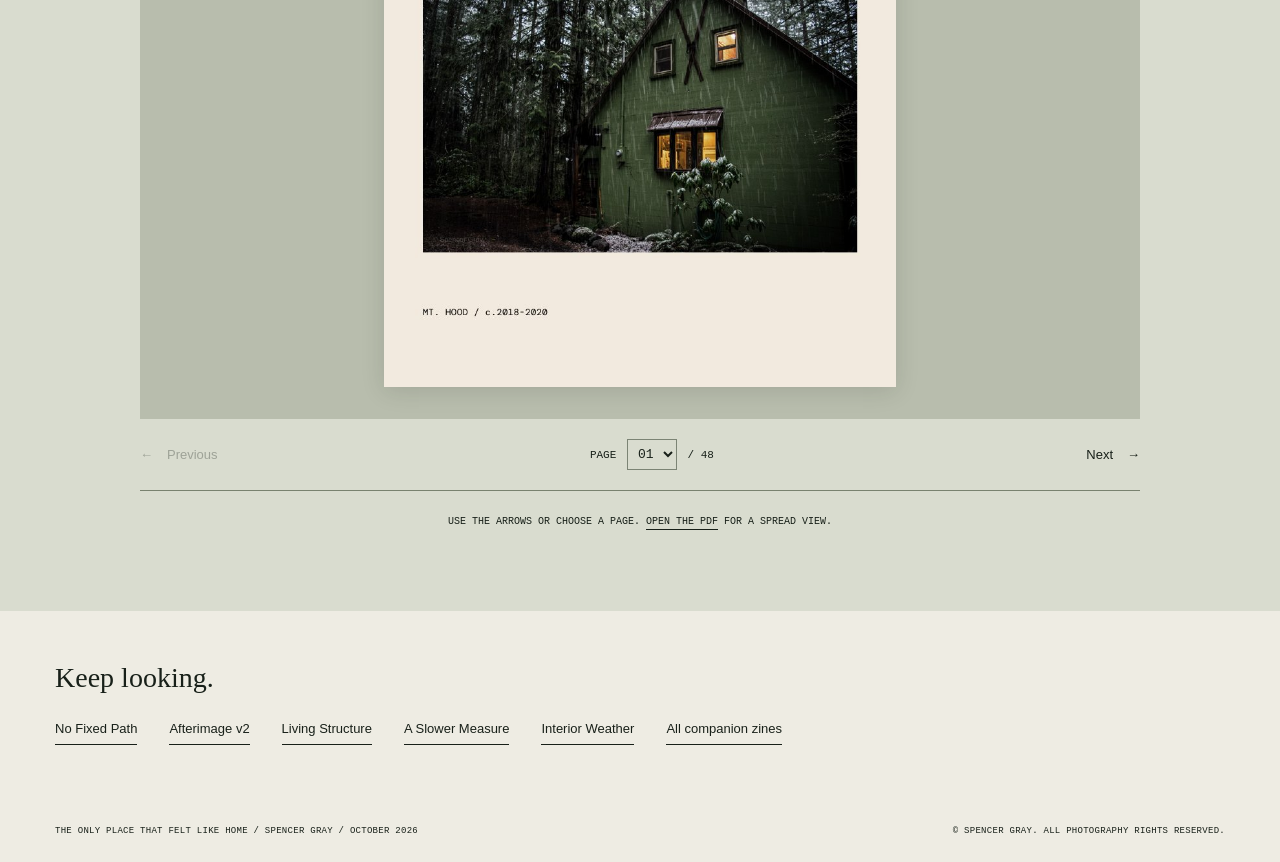
<file: zines/the-only-place/index.html>
<!doctype html>
<html lang="en"><head><meta charset="utf-8"><meta name="viewport" content="width=device-width,initial-scale=1"><title>The Only Place That Felt Like Home — Spencer Gray</title><meta name="description" content="A 48-page cabin journal from Spencer Gray&#x27;s Mt. Hood years: Biggie Smalls, the forest, and the isolation and psychedelic experiments that helped him find himself."><link rel="canonical" href="https://no-fixed-path.vercel.app/zines/the-only-place"><meta property="og:type" content="website"><meta property="og:site_name" content="No Fixed Path / Spencer Gray"><meta property="og:title" content="The Only Place That Felt Like Home — Spencer Gray"><meta property="og:description" content="A 48-page cabin journal from Spencer Gray&#x27;s Mt. Hood years: Biggie Smalls, the forest, and the isolation and psychedelic experiments that helped him find himself."><meta property="og:url" content="https://no-fixed-path.vercel.app/zines/the-only-place"><meta property="og:image" content="https://no-fixed-path.vercel.app/zines/the-only-place/share.jpg"><meta property="og:image:width" content="1200"><meta property="og:image:height" content="630"><meta property="og:image:alt" content="The Only Place That Felt Like Home by Spencer Gray, with the designed zine cover"><meta name="twitter:card" content="summary_large_image"><meta name="twitter:title" content="The Only Place That Felt Like Home — Spencer Gray"><meta name="twitter:description" content="A 48-page cabin journal from Spencer Gray&#x27;s Mt. Hood years: Biggie Smalls, the forest, and the isolation and psychedelic experiments that helped him find himself."><meta name="twitter:image" content="https://no-fixed-path.vercel.app/zines/the-only-place/share.jpg"><meta name="theme-color" content="#eeece3"><link rel="icon" href="/assets/favicon.svg" type="image/svg+xml"><link rel="stylesheet" href="/style.css"><link rel="stylesheet" href="/companions.css"><link rel="stylesheet" href="/cabin-shelf.css"><script src="/companion-reader.js" defer></script></head>
<body class="edition-page cabin-edition"><a class="skip" href="#main">Skip to content</a><header class="masthead"><a href="/" class="identity" aria-label="Spencer Gray, home">SPENCER GRAY <span>PHOTOGRAPHY</span></a><nav aria-label="Primary"><a href="/#read">No Fixed Path</a><a href="/#companions">All zines</a></nav></header>
<main id="main"><section class="edition-intro" aria-labelledby="edition-title"><div><a class="edition-back" href="/#companions">← Companion editions</a><p class="edition-category">Cabin journal / Companion edition 05</p><h1 id="edition-title">The Only Place That Felt Like Home</h1><p class="edition-deck">Mt. Hood, Biggie Smalls, and the place that felt like home.</p><p class="edition-description">Around 2018 to late 2020, the Mt. Hood cabin was the only place that ever felt like home. Nature and isolation helped Spencer find himself; psychedelic experiments sparked a creative path. This journal gathers that time into photographs and a personal narrative, with Biggie Smalls close by.</p><div class="edition-actions"><a class="button" href="#read">Read the zine <span aria-hidden="true">↓</span></a><a class="text-link" href="/zines/the-only-place/The-Only-Place-Reader.pdf" download>Download PDF</a></div><p class="edition-spec">48 pages / 5.5 × 8.5 inches / Spencer Gray</p></div><figure class="edition-cover"><img src="/zines/the-only-place/cover.jpg" width="600" height="927" alt="The Only Place That Felt Like Home cover by Spencer Gray" fetchpriority="high"></figure></section>
<section class="reader-section edition-reader-section" id="read" aria-labelledby="reader-title"><div class="section-head"><h2 id="reader-title">The place<br>that stayed.</h2><button class="text-link share-edition" type="button" aria-describedby="share-status">Copy link to this page</button></div><nav class="cabin-chapters" aria-label="Jump to chapter"><a href="#page-3">Home</a><a href="#page-12">Biggie</a><a href="#page-18">Outside</a><a href="#page-20">Foraging</a><a href="#page-28">Another way in</a><a href="#page-36">Seasons</a><a href="#page-40">Home again</a></nav><p id="share-status" class="share-status" role="status" aria-live="polite"></p><div class="reader" role="region" aria-label="The Only Place That Felt Like Home page viewer" tabindex="0" data-title="The Only Place That Felt Like Home" data-base="/zines/the-only-place" data-count="48"><div class="page-stage"><img id="edition-image" src="/zines/the-only-place/pages/page-01.jpg" width="792" height="1224" alt="The Only Place That Felt Like Home, page 1 — cover" loading="lazy"></div><div class="reader-controls"><button id="edition-previous" type="button" aria-label="Previous page" disabled>← <span>Previous</span></button><label class="page-picker">PAGE <select id="edition-picker" aria-label="Choose a page"><option value="1">01</option><option value="2">02</option><option value="3">03</option><option value="4">04</option><option value="5">05</option><option value="6">06</option><option value="7">07</option><option value="8">08</option><option value="9">09</option><option value="10">10</option><option value="11">11</option><option value="12">12</option><option value="13">13</option><option value="14">14</option><option value="15">15</option><option value="16">16</option><option value="17">17</option><option value="18">18</option><option value="19">19</option><option value="20">20</option><option value="21">21</option><option value="22">22</option><option value="23">23</option><option value="24">24</option><option value="25">25</option><option value="26">26</option><option value="27">27</option><option value="28">28</option><option value="29">29</option><option value="30">30</option><option value="31">31</option><option value="32">32</option><option value="33">33</option><option value="34">34</option><option value="35">35</option><option value="36">36</option><option value="37">37</option><option value="38">38</option><option value="39">39</option><option value="40">40</option><option value="41">41</option><option value="42">42</option><option value="43">43</option><option value="44">44</option><option value="45">45</option><option value="46">46</option><option value="47">47</option><option value="48">48</option></select> / 48</label><button id="edition-next" type="button" aria-label="Next page"><span>Next</span> →</button></div><p id="edition-status" class="sr-only" aria-live="polite">Page 1 of 48</p></div><p class="reader-hint">USE THE ARROWS OR CHOOSE A PAGE. <a href="/zines/the-only-place/The-Only-Place-Reader.pdf">OPEN THE PDF</a> FOR A SPREAD VIEW.</p><noscript><p>The full 48-page zine is available in the <a href="/zines/the-only-place/The-Only-Place-Reader.pdf">reader PDF</a>.</p></noscript></section>
<nav class="more-editions" aria-label="More zines"><p>Keep looking.</p><div><a href="/#read">No Fixed Path</a><a href="/zines/afterimage-v2">Afterimage v2</a><a href="/zines/living-structure">Living Structure</a><a href="/zines/a-slower-measure">A Slower Measure</a><a href="/zines/interior-weather">Interior Weather</a><a href="/#companions">All companion zines</a></div></nav></main><footer><span>THE ONLY PLACE THAT FELT LIKE HOME / SPENCER GRAY / OCTOBER 2026</span><span>© SPENCER GRAY. ALL PHOTOGRAPHY RIGHTS RESERVED.</span></footer></body></html>
</file>
<file: style.css>
:root{--paper:#eeece3;--ink:#182019;--acid:#e4ed34;--line:#bcc0b3;--muted:#525c50;--sans:"Helvetica Neue",Helvetica,Arial,sans-serif;--mono:"Courier New",monospace;--serif:Georgia,"Times New Roman",serif;--gutter:clamp(22px,4.3vw,74px)}*{box-sizing:border-box}html{scroll-behavior:smooth;scroll-padding-top:80px}body{margin:0;background:var(--paper);color:var(--ink);font-family:var(--sans);-webkit-font-smoothing:antialiased}a{color:inherit;text-decoration-thickness:1px;text-underline-offset:5px}button,select{font:inherit;color:inherit}button,a{-webkit-tap-highlight-color:transparent}button{cursor:pointer}a:focus-visible,button:focus-visible,select:focus-visible,.reader:focus-visible{outline:3px solid #4b58dc;outline-offset:5px}.skip{position:absolute;top:-90px;left:20px;background:var(--acid);padding:16px;z-index:50}.skip:focus{top:15px}.masthead{padding:24px var(--gutter);border-bottom:1px solid var(--ink);display:flex;justify-content:space-between;align-items:center;gap:24px}.masthead a{text-decoration:none;font-size:12px;font-weight:650;letter-spacing:.035em}.identity span{margin-left:22px;font-family:var(--mono);font-size:10px;font-weight:400}.masthead nav{display:flex;gap:36px}.hero{padding:45px var(--gutter) 0;display:grid;grid-template-columns:1.15fr 1fr;gap:0 6%;position:relative;overflow:hidden}.eyebrow{font:11px/1.6 var(--mono);letter-spacing:.08em;margin:0 0 22px}.hero h1{font-size:clamp(84px,12.9vw,194px);line-height:.81;letter-spacing:-.078em;margin:34px 0 26px;font-weight:750;position:relative}.hero h1>span:not(.asterisk){letter-spacing:-.06em}.asterisk{font-size:.32em;color:#6b775a;display:inline-block;position:absolute;transform:rotate(13deg);bottom:.1em;margin-left:.24em}.hero-deck{font-family:var(--serif);font-size:clamp(24px,2.5vw,36px);letter-spacing:-.025em;margin:32px 0 10px}.intro{font-family:var(--serif);font-size:17px;line-height:1.55;max-width:325px;margin:0 0 26px}.button{display:inline-flex;gap:58px;align-items:center;background:var(--ink);color:var(--paper);padding:17px 21px;text-decoration:none;font-size:13px}.button:hover{background:#344332}.cover-object{margin:39px auto 20px;width:min(100%,390px);transform:rotate(4deg);align-self:center}.cover-object img{width:100%;height:auto;display:block;box-shadow:14px 19px 0 #d7d9cc,16px 22px 24px #1820191f;border:1px solid #1820191a}.cover-object figcaption{font:9px var(--mono);letter-spacing:.08em;margin:35px 0 20px;text-align:center}.hero-register{grid-column:1/-1;display:flex;justify-content:space-between;gap:15px;font:10px/1.4 var(--mono);letter-spacing:.04em;border-top:1px solid var(--ink);padding:20px 0;margin-top:60px}.statement{margin:0 var(--gutter);padding:100px 0;display:grid;grid-template-columns:1fr 1fr;gap:0 8%;border-bottom:1px solid var(--ink)}.statement>.eyebrow{grid-column:1/-1}.statement h2{font-size:clamp(48px,6.5vw,98px);line-height:.96;letter-spacing:-.065em;margin:0}.statement-copy{font:20px/1.55 var(--serif);max-width:500px}.statement-copy p:first-child{margin-top:0}.text-link{font:12px/1.6 var(--sans);font-weight:600;text-decoration:none;border-bottom:1px solid var(--ink);padding-bottom:5px}.selected{padding:80px var(--gutter) 110px}.section-head{display:flex;justify-content:space-between;align-items:end;gap:24px;margin-bottom:36px}.section-head h2{font-size:clamp(35px,4.5vw,66px);letter-spacing:-.055em;line-height:1;margin:0}.section-head .eyebrow{margin:0}.frame{margin:0}.frame img{display:block;width:100%;height:auto}.frame figcaption{font:10px/1.5 var(--mono);display:flex;justify-content:space-between;gap:15px;margin-top:14px}.plant{width:65%;margin:50px 0 95px}.plant img{max-height:740px;object-fit:cover;object-position:50% 48%}.pair{display:grid;grid-template-columns:1.25fr 1fr;gap:9%;align-items:center;margin:0 0 100px}.music-note h3{font-size:clamp(37px,5.8vw,84px);line-height:.96;letter-spacing:-.06em;margin:22px 0}.music-note p{font:18px/1.55 var(--serif);max-width:335px}.allan-pair{grid-template-columns:1fr 1fr;gap:15%;max-width:1080px;margin-left:auto}.allan img{max-height:660px;object-fit:contain;background:#040201}.nature img{max-height:650px;object-fit:cover;object-position:50% 42%}.reader-section{background:#d9dccf;padding:80px var(--gutter)}.reader-section .eyebrow{margin:0 0 16px}.chapter-nav{display:flex;gap:8px;flex-wrap:wrap;margin:35px 0 24px}.chapter-nav button{background:transparent;border:1px solid #7c8475;padding:9px 13px;font-size:12px}.chapter-nav button:hover,.chapter-nav button[aria-pressed=true]{background:var(--ink);color:var(--paper);border-color:var(--ink)}.reader{max-width:1000px;margin:auto}.page-stage{background:#b8bdad;min-height:350px;padding:32px;display:flex;align-items:center;justify-content:center}.page-stage img{display:block;width:auto;height:auto;max-width:100%;max-height:min(880px,88vh);box-shadow:0 4px 22px #18201922}.reader-controls{display:flex;align-items:center;justify-content:space-between;gap:15px;border-bottom:1px solid #79826f;padding:18px 0}.reader-controls button{border:0;padding:10px 0;font-size:13px;background:transparent;display:flex;gap:14px;align-items:center}.reader-controls button:disabled{opacity:.3;cursor:default}.page-picker{font:11px var(--mono);white-space:nowrap}.page-picker select{background:transparent;border:1px solid #7c8475;padding:6px;margin:0 4px;border-radius:0;font:13px var(--mono)}.reader-hint{font:10px/1.8 var(--mono);text-align:center;margin:22px 0 0}.closing{background:var(--acid);padding:60px var(--gutter) 40px}.closing h2{font-size:clamp(55px,10vw,155px);line-height:.9;letter-spacing:-.067em;margin:40px 0 70px}.closing h2 span{color:#657249}.closing-bottom{border-top:1px solid var(--ink);padding-top:25px;display:flex;justify-content:space-between;align-items:center;gap:20px;font:13px/1.5 var(--sans)}.closing-bottom p{margin:0}.closing-bottom a{text-decoration:none;border-bottom:1px solid var(--ink)}footer{padding:24px var(--gutter);display:flex;justify-content:space-between;gap:20px;font:9px/1.6 var(--mono);letter-spacing:.03em}.sr-only{position:absolute;width:1px;height:1px;overflow:hidden;clip:rect(0,0,0,0);white-space:nowrap}@media(min-width:1600px){.hero{max-width:1800px;margin:auto}}@media(max-width:800px){.identity span{display:none}.masthead nav{gap:20px}.hero{grid-template-columns:1.2fr 1fr;gap:20px;padding-top:32px}.hero h1{font-size:clamp(76px,13.7vw,115px);margin-top:25px}.hero .eyebrow{font-size:9px}.cover-object{align-self:start;margin-top:90px}.intro{font-size:15px}.hero-register{margin-top:30px;font-size:8px;gap:10px}.statement{padding:65px 0;gap:20px}.statement-copy{font-size:17px}.plant{width:80%;margin-bottom:65px}.pair{gap:7%;margin-bottom:70px}.music-note p{font-size:16px}.reader-section,.selected{padding-top:60px;padding-bottom:60px}.section-head{align-items:start}.section-head>.eyebrow{font-size:9px;max-width:130px}.closing h2{margin-bottom:45px}footer{flex-direction:column;gap:5px}}@media(max-width:540px){html{scroll-padding-top:20px}.masthead{padding-top:20px;padding-bottom:20px}.masthead a{font-size:10px}.masthead nav a:first-child{display:none}.hero{display:block;padding-top:28px}.hero h1{font-size:25vw;line-height:.84;margin-top:27px}.hero .eyebrow{font-size:9px}.hero-deck{font-size:27px;margin-top:25px}.intro{max-width:300px}.cover-object{width:64%;margin:56px auto 55px}.cover-object figcaption{font-size:8px}.hero-register{display:grid;grid-template-columns:1fr 1fr;padding-top:17px;padding-bottom:17px;font-size:9px}.statement{display:block;padding:52px 0}.statement h2{font-size:60px;margin:0 0 30px}.statement-copy{font-size:18px}.selected{padding-top:50px}.section-head{display:block}.section-head>.eyebrow{margin-top:15px;max-width:none}.section-head h2{font-size:42px}.plant{width:100%;margin:30px 0 55px}.pair,.allan-pair{display:flex;flex-direction:column;gap:26px;margin-bottom:55px}.music-note{width:100%}.music-note h3{font-size:57px;margin:16px 0}.music-note p{font-size:18px;max-width:none}.allan-pair .music-note{order:2}.frame figcaption{font-size:9px}.reader-section .section-head .download{display:inline-block;margin-top:25px}.page-stage{padding:14px;min-height:300px}.page-stage img{max-height:none;width:100%}.reader-controls button span{display:none}.chapter-nav{gap:6px;margin-top:25px}.chapter-nav button{font-size:11px;padding:8px 10px}.closing{padding-top:42px}.closing h2{font-size:12.5vw;margin:32px 0 38px}.closing-bottom{font-size:11px}.reader-hint{font-size:9px}.nature img{min-height:260px}}@media(prefers-reduced-motion:reduce){html{scroll-behavior:auto}}
</file>
<file: companions.css>
.companions{padding:90px var(--gutter) 100px;border-top:1px solid var(--ink)}.companion-intro{display:grid;grid-template-columns:1.2fr 1fr;gap:9%;align-items:end;margin-bottom:60px}.companion-intro h2{font-size:clamp(42px,5.5vw,82px);line-height:.96;letter-spacing:-.06em;margin:0}.companion-intro>p{font:20px/1.55 var(--serif);max-width:420px;margin:0}.companion-shelf{display:grid;grid-template-columns:repeat(4,minmax(0,1fr));gap:30px}.companion-book{min-width:0}.book-cover{display:block;background:#d9dccf;overflow:hidden}.book-cover img{width:100%;height:auto;display:block;transition:transform .25s ease}.book-cover:hover img{transform:scale(1.025)}.book-label{display:flex;justify-content:space-between;gap:10px;font:10px/1.5 var(--mono);color:var(--muted);padding:18px 0 10px}.companion-book h3{font-size:clamp(22px,2.2vw,33px);font-weight:650;letter-spacing:-.045em;line-height:1.05;margin:4px 0 12px}.companion-book h3 a{text-decoration:none}.companion-book h3 span{font-size:14px;font-weight:400;letter-spacing:0;white-space:nowrap}.companion-book>p{font:16px/1.5 var(--serif);margin:0 0 22px;min-height:72px}.edition-archive{display:block;font:11px/1.6 var(--sans);color:var(--muted);margin-top:18px;width:fit-content}.edition-page .masthead .identity span{display:inline-block;max-width:320px}.edition-intro{display:grid;grid-template-columns:1.2fr 1fr;gap:8%;padding:70px var(--gutter) 85px;align-items:center;max-width:1600px;margin:auto}.edition-back{font:12px/1.5 var(--sans);text-decoration:none;border-bottom:1px solid var(--ink);padding-bottom:4px}.edition-category{font:11px/1.6 var(--mono);color:var(--muted);margin:45px 0 18px}.edition-intro h1{font-size:clamp(60px,7.8vw,116px);letter-spacing:-.065em;line-height:.93;font-weight:700;margin:0 0 27px;overflow-wrap:normal}.edition-deck{font:25px/1.25 var(--serif);max-width:420px;margin:0 0 23px}.edition-description{font:17px/1.6 var(--serif);max-width:480px;margin:0 0 28px}.edition-actions{display:flex;gap:28px;align-items:center;flex-wrap:wrap}.edition-version{font:12px/1.65 var(--sans);color:var(--muted);max-width:450px;margin:25px 0 0}.edition-spec{font:10px/1.5 var(--mono);color:var(--muted);margin:35px 0 0}.edition-cover{margin:0 auto;width:min(100%,350px);transform:rotate(2deg)}.edition-cover img{display:block;width:100%;height:auto;box-shadow:10px 12px 0 #d7d9cc,12px 14px 25px #1820191a}.edition-reader-section .section-head{max-width:1000px;margin-left:auto;margin-right:auto}.edition-reader-section .section-head h2{font-size:clamp(38px,4.5vw,64px)}.share-edition{background:transparent;border:0;border-bottom:1px solid var(--ink);padding:0 0 5px;white-space:nowrap;cursor:pointer}.share-status{font:12px/1.5 var(--sans);max-width:1000px;min-height:18px;margin:0 auto 15px}.more-editions{padding:50px var(--gutter) 55px}.more-editions>p{font:28px/1.2 var(--serif);margin:0 0 24px}.more-editions>div{display:flex;flex-wrap:wrap;gap:18px 32px}.more-editions a{font:13px/1.6 var(--sans);text-decoration:none;border-bottom:1px solid var(--ink);padding-bottom:4px}.edition-page .reader{scroll-margin-top:30px}
@media(max-width:1050px){.companion-shelf{grid-template-columns:repeat(2,minmax(0,1fr));gap:50px 35px}.companion-book>p{min-height:48px}.companion-book h3{font-size:31px}.book-cover{max-width:420px}.edition-page .masthead .identity span{display:none}.edition-intro{gap:6%}.edition-cover{width:min(100%,310px)}}
@media(max-width:800px){.companion-intro{gap:30px;grid-template-columns:1fr 1fr}.companion-intro>p{font-size:18px}.companions{padding-top:65px;padding-bottom:70px}.edition-intro{padding-top:45px;padding-bottom:65px;align-items:start}.edition-cover{margin-top:60px}.edition-intro h1{font-size:clamp(45px,8vw,70px)}.edition-deck{font-size:22px}.edition-description{font-size:16px}.edition-actions{gap:20px}.edition-actions .button{gap:25px}.edition-category{margin-top:32px}}
@media(max-width:540px){.masthead nav{gap:17px}.masthead nav a{font-size:10px}.companion-intro{display:block;margin-bottom:38px}.companion-intro h2{font-size:49px;margin-bottom:25px}.companion-intro>p{font-size:18px}.companion-shelf{grid-template-columns:1fr;gap:48px}.companion-book{max-width:420px;margin:0 auto;width:100%}.book-cover{width:82%;margin:auto}.book-label{margin-top:10px}.companion-book h3{font-size:35px}.companion-book>p{font-size:18px;min-height:0;margin-bottom:17px}.edition-archive{margin-top:16px}.edition-intro{display:block;padding-top:33px;padding-bottom:60px}.edition-intro h1{font-size:16vw;max-width:360px}.edition-deck{font-size:25px}.edition-description{font-size:18px}.edition-cover{width:70%;margin:48px auto 0}.edition-category{margin-top:31px}.edition-actions{gap:24px}.edition-spec{margin-top:28px}.edition-reader-section .section-head h2{font-size:40px}.share-edition{margin-top:24px}.edition-page .masthead nav a:first-child{display:block}.more-editions>div{gap:15px 25px}.more-editions a{font-size:12px}}
@media(prefers-reduced-motion:reduce){.book-cover img{transition:none}.book-cover:hover img{transform:none}}
</file>
<file: journey-shelf.css>
.journey-edition .edition-intro h1{font-family:var(--serif);font-size:clamp(48px,5.9vw,92px);font-weight:400;letter-spacing:-.055em;line-height:.98}.companion-shelf>.journey-book{grid-column:1/-1;display:grid;grid-template-columns:minmax(220px,.8fr) minmax(0,1.2fr);gap:8%;align-items:center;border-top:1px solid var(--ink);padding-top:60px;margin-top:20px}.journey-book>.book-cover{width:100%;max-width:340px;margin:0 auto}.journey-book-copy{max-width:550px}.journey-book-copy .book-label{padding-top:0;max-width:480px}.journey-book-copy h3{font-family:var(--serif);font-weight:400;font-size:clamp(38px,4.4vw,66px);line-height:.97;margin:14px 0 22px}.journey-book-copy>p{font:20px/1.5 var(--serif);margin:0 0 28px;max-width:460px}.journey-book-actions{display:flex;gap:28px;flex-wrap:wrap;align-items:center}.journey-chapters{display:flex;flex-wrap:wrap;gap:8px;margin:0 auto 22px;max-width:1000px}.journey-chapters a{font:12px/1.5 var(--sans);border:1px solid #7c8475;text-decoration:none;padding:8px 12px}.journey-chapters a:hover{background:var(--ink);color:var(--paper)}
@media(max-width:800px){.companion-shelf>.journey-book{gap:7%;padding-top:45px}.journey-book-copy h3{font-size:43px}.journey-book-copy>p{font-size:18px}}
@media(max-width:540px){.companion-shelf>.journey-book{display:block;padding-top:45px;margin-top:0}.journey-book>.book-cover{width:82%;margin:0 auto 26px}.journey-book-copy .book-label{padding-top:0}.journey-book-copy h3{font-size:43px;margin-top:8px}.journey-book-copy>p{font-size:18px;margin-bottom:22px}.journey-chapters a{font-size:11px;padding:8px 10px}}
.journey-edition{--paper:#f2ece0;--ink:#263f36;--acid:#b66a4c;background:var(--paper);color:var(--ink)}
.journey-edition .edition-category,.journey-edition .share-status{color:var(--ink)}
.journey-edition .button{background:var(--ink);color:#fff}
.journey-edition .reader-section{background:var(--paper)}
.journey-edition .page-stage{background:#d9ddd5}
.journey-edition .more-editions{border-color:var(--ink)}
.journey-edition .edition-cover{transform:none}
.journey-edition .edition-cover img{box-shadow:8px 10px 0 #d6d9d0,10px 12px 24px #152a2114}
.journey-edition .edition-intro h1{font-family:var(--serif);font-weight:400;text-transform:none;letter-spacing:-.055em;line-height:.98;font-size:clamp(54px,7vw,108px)}
.journey-edition .masthead nav{flex-wrap:wrap;gap:16px}
.journey-book{background:#f2ece0;padding:45px 35px;color:#263f36}
.journey-book .book-cover{transform:none}
.journey-book .book-label{color:#263f36}
@media(max-width:540px){.journey-book{padding:35px 20px}.journey-edition .edition-intro h1{font-size:14vw;overflow-wrap:anywhere}}
</file>
<file: california-shelf.css>
.california-edition .edition-intro h1{font-family:var(--serif);font-size:clamp(48px,5.9vw,92px);font-weight:400;letter-spacing:-.055em;line-height:.98}.companion-shelf>.california-book{grid-column:1/-1;display:grid;grid-template-columns:minmax(220px,.8fr) minmax(0,1.2fr);gap:8%;align-items:center;border-top:1px solid var(--ink);padding-top:60px;margin-top:20px}.california-book>.book-cover{width:100%;max-width:340px;margin:0 auto}.california-book-copy{max-width:550px}.california-book-copy .book-label{padding-top:0;max-width:480px}.california-book-copy h3{font-family:var(--serif);font-weight:400;font-size:clamp(38px,4.4vw,66px);line-height:.97;margin:14px 0 22px}.california-book-copy>p{font:20px/1.5 var(--serif);margin:0 0 28px;max-width:460px}.california-book-actions{display:flex;gap:28px;flex-wrap:wrap;align-items:center}.california-chapters{display:flex;flex-wrap:wrap;gap:8px;margin:0 auto 22px;max-width:1000px}.california-chapters a{font:12px/1.5 var(--sans);border:1px solid #7c8475;text-decoration:none;padding:8px 12px}.california-chapters a:hover{background:var(--ink);color:var(--paper)}
@media(max-width:800px){.companion-shelf>.california-book{gap:7%;padding-top:45px}.california-book-copy h3{font-size:43px}.california-book-copy>p{font-size:18px}}
@media(max-width:540px){.companion-shelf>.california-book{display:block;padding-top:45px;margin-top:0}.california-book>.book-cover{width:82%;margin:0 auto 26px}.california-book-copy .book-label{padding-top:0}.california-book-copy h3{font-size:43px;margin-top:8px}.california-book-copy>p{font-size:18px;margin-bottom:22px}.california-chapters a{font-size:11px;padding:8px 10px}}
.california-edition{--paper:#f6f1e3;--ink:#3858a5;--acid:#f1623e;background:var(--paper);color:var(--ink)}.california-edition .edition-category,.california-edition .share-status{color:var(--ink)}.california-edition .button{background:var(--ink);color:#fff}.california-edition .reader-section{background:#f6f1e3}.california-edition .page-stage{background:#ddd1b8}.california-edition .more-editions{border-color:var(--ink)}.california-book{background:#f6f1e3;padding:45px 35px;color:#3858a5}.california-book .book-cover{transform:rotate(-2deg)}.california-book .book-label{color:#3858a5}.california-edition .edition-intro h1{font-family:var(--sans);font-weight:750;text-transform:uppercase;font-size:clamp(60px,7.4vw,118px);letter-spacing:-.07em;line-height:.88}.california-edition .masthead nav{flex-wrap:wrap;gap:16px}@media(max-width:540px){.california-book{padding:35px 20px}.california-edition .edition-intro h1{font-size:16vw;overflow-wrap:anywhere}}
</file>
<file: cabin-shelf.css>
.cabin-edition .edition-intro h1{font-family:var(--serif);font-size:clamp(48px,5.9vw,92px);font-weight:400;letter-spacing:-.055em;line-height:.98}.companion-shelf>.cabin-book{grid-column:1/-1;display:grid;grid-template-columns:minmax(220px,.8fr) minmax(0,1.2fr);gap:8%;align-items:center;border-top:1px solid var(--ink);padding-top:60px;margin-top:20px}.cabin-book>.book-cover{width:100%;max-width:340px;margin:0 auto}.cabin-book-copy{max-width:550px}.cabin-book-copy .book-label{padding-top:0;max-width:480px}.cabin-book-copy h3{font-family:var(--serif);font-weight:400;font-size:clamp(38px,4.4vw,66px);line-height:.97;margin:14px 0 22px}.cabin-book-copy>p{font:20px/1.5 var(--serif);margin:0 0 28px;max-width:460px}.cabin-book-actions{display:flex;gap:28px;flex-wrap:wrap;align-items:center}.cabin-chapters{display:flex;flex-wrap:wrap;gap:8px;margin:0 auto 22px;max-width:1000px}.cabin-chapters a{font:12px/1.5 var(--sans);border:1px solid #7c8475;text-decoration:none;padding:8px 12px}.cabin-chapters a:hover{background:var(--ink);color:var(--paper)}
@media(max-width:800px){.companion-shelf>.cabin-book{gap:7%;padding-top:45px}.cabin-book-copy h3{font-size:43px}.cabin-book-copy>p{font-size:18px}}
@media(max-width:540px){.companion-shelf>.cabin-book{display:block;padding-top:45px;margin-top:0}.cabin-book>.book-cover{width:82%;margin:0 auto 26px}.cabin-book-copy .book-label{padding-top:0}.cabin-book-copy h3{font-size:43px;margin-top:8px}.cabin-book-copy>p{font-size:18px;margin-bottom:22px}.cabin-chapters a{font-size:11px;padding:8px 10px}}
</file>
<file: art.css>
.art-world{--paper:#080c12;--ink:#eef1df;--acid:#d2e7a4;--line:#434c4c;--muted:#b8c0b2;background:var(--paper);color:var(--ink)}
.art-world .masthead{border-color:var(--line)}.art-world .button{background:var(--acid);color:#080c12}.art-world .button:hover{background:#e2f2c1}.art-world a:focus-visible,.art-world button:focus-visible,.art-world select:focus-visible,.art-world .reader:focus-visible{outline-color:var(--acid)}
.art-hero{padding:70px var(--gutter) 60px;display:grid;grid-template-columns:1.15fr 1fr;gap:7%;align-items:center;min-height:740px}.art-hero h1{font-size:clamp(68px,9vw,145px);line-height:.9;letter-spacing:-.075em;margin:25px 0 32px}.art-hero h1 em{font:italic 1em/.9 var(--serif);letter-spacing:-.075em;color:var(--acid)}.art-hero .deck{font:22px/1.45 var(--serif);max-width:440px;margin:0 0 30px}.art-hero .art-cover{display:block;max-width:360px;margin:0 auto;transform:rotate(3deg)}.art-cover img{display:block;width:100%;height:auto;box-shadow:12px 13px 0 #26312d,20px 25px 45px #0008}.art-cover figcaption{font:10px/1.6 var(--mono);letter-spacing:.04em;margin-top:33px;color:var(--muted)}
.art-seedline{border-block:1px solid var(--line);margin:0 var(--gutter);padding:23px 0;display:flex;flex-wrap:wrap;gap:15px 42px;font:11px/1.5 var(--mono);letter-spacing:.09em;color:var(--acid)}
.art-feature{padding:90px var(--gutter);display:grid;grid-template-columns:.7fr 1.3fr;gap:10%;align-items:start}.art-feature h2{font-size:clamp(53px,6vw,90px);line-height:.93;letter-spacing:-.065em;margin:24px 0}.art-feature p{font:19px/1.55 var(--serif);max-width:370px}.art-actions{display:flex;align-items:center;flex-wrap:wrap;gap:24px;margin-top:28px}.art-strip{display:grid;grid-template-columns:1fr 1fr;gap:16px;align-items:center}.art-strip img{width:100%;height:auto;display:block}.art-strip img:nth-child(2){margin-top:105px}.art-strip .strip-caption{grid-column:1/-1;font:10px/1.7 var(--mono);color:var(--muted);margin:0}
.art-older{margin:0 var(--gutter);padding:65px 0 85px;border-top:1px solid var(--line);display:grid;grid-template-columns:1fr 1fr;gap:12%;align-items:center}.art-older>img{width:100%;max-width:270px;justify-self:center}.art-older h2{font:45px/1 var(--serif);letter-spacing:-.04em;margin:22px 0}.art-older p{font:18px/1.5 var(--serif);max-width:390px}.art-world footer{border-top:1px solid var(--line);color:var(--muted)}
.art-edition .edition-intro{border-color:var(--line)}.art-edition .edition-intro h1{font:750 clamp(70px,10vw,150px)/.84 var(--sans);letter-spacing:-.075em;text-transform:uppercase;max-width:650px}.art-edition .edition-category{color:var(--acid)}.art-edition .edition-deck{color:var(--ink)}.art-edition .edition-description,.art-edition .edition-spec{color:var(--muted)}.art-edition .edition-cover img{box-shadow:12px 15px 0 #26312d}.art-edition .reader-section{background:#131c23}.art-edition .page-stage{background:#26312f}.art-edition .reader-controls,.art-edition .more-editions{border-color:var(--line)}.art-edition .share-status{color:var(--acid)}.art-edition .page-picker select{background:#131c23}.art-edition .more-editions a{border-color:var(--muted)}.art-chapters{display:flex;flex-wrap:wrap;gap:8px;margin:25px 0}.art-chapters a{font:11px/1.5 var(--mono);padding:9px 12px;border:1px solid #7a8877;text-decoration:none}.art-chapters a:hover{background:var(--acid);color:#080c12}
.masthead nav{flex-wrap:wrap;justify-content:flex-end}.art-home-teaser{background:#080c12;color:#eef1df;padding:65px var(--gutter);display:grid;grid-template-columns:1.2fr 1fr;gap:9%;align-items:center}.art-home-teaser h2{font:700 clamp(46px,7vw,100px)/.95 var(--sans);letter-spacing:-.065em;margin:20px 0 25px}.art-home-teaser p{font:19px/1.5 var(--serif);max-width:440px}.art-home-teaser img{width:65%;height:auto;display:block;margin:auto;max-width:260px;transform:rotate(3deg)}.art-home-teaser a{border-color:#d2e7a4}.art-home-teaser .eyebrow{color:#d2e7a4}
@media(max-width:800px){.art-hero{min-height:650px;gap:6%;padding-top:50px}.art-hero h1{font-size:10vw}.art-hero .deck{font-size:19px}.art-hero .art-cover{max-width:290px}.art-feature{gap:7%;grid-template-columns:1fr 1fr}.art-feature h2{font-size:58px}.art-feature p{font-size:17px}.art-strip{gap:10px}.art-strip img:nth-child(2){margin-top:65px}.art-older{gap:10%}}
@media(max-width:540px){.masthead{align-items:flex-start}.masthead nav{gap:10px 16px}.art-world .masthead nav a:first-child{display:block}.art-world .masthead nav{gap:18px}.art-hero{display:block;padding-top:40px;min-height:0}.art-hero h1{font-size:20vw;margin:24px 0}.art-hero .deck{font-size:20px}.art-hero .art-cover{width:72%;margin:58px auto 5px}.art-hero .art-cover figcaption{font-size:9px}.art-seedline{gap:12px 21px;font-size:9px}.art-feature{display:block;padding-top:55px;padding-bottom:55px}.art-feature h2{font-size:62px}.art-feature p{font-size:19px}.art-strip{margin-top:42px;gap:12px}.art-strip img:nth-child(2){margin-top:60px}.art-older{display:block;padding-top:45px;padding-bottom:55px}.art-older>img{width:65%;margin:0 auto 42px;display:block}.art-older h2{font-size:43px}.art-home-teaser{display:block;padding-top:50px;padding-bottom:50px}.art-home-teaser h2{font-size:16vw}.art-home-teaser img{width:58%;margin:42px auto 0}.art-edition .edition-intro h1{font-size:21vw}.art-chapters a{font-size:10px}.art-world footer{font-size:8px}}
</file>
